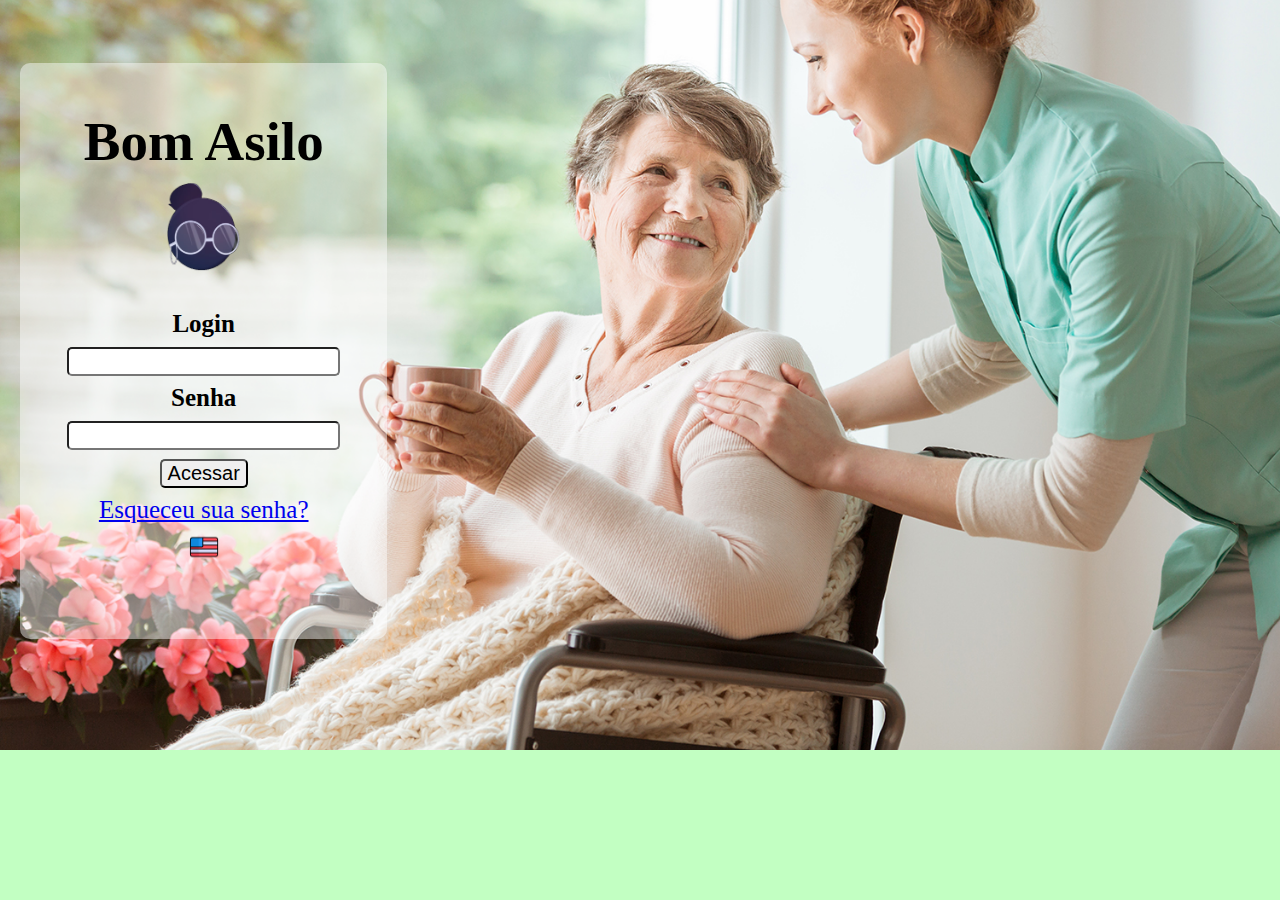
<file: web/index.html>
<!-- 
***********************************************************************************************************
* ENTRA21 - JAVA WEB MATUTINO 2021                                                                        *
* PROJETO BOM ASILO                                                                                       *
* EQUIPE: EDUARDA STEFFEN, LUCAS RAFAEL BOOZ, TAINARA DA SILVA BORBA, LEONARDO LUIZ MOREIRA PINHEIRO      *
***********************************************************************************************************
-->
<!DOCTYPE html>
<html>
    <head>
        <meta http-equiv="Content-Type" content="text/html; charset=UTF-8">
        <link rel="icon" type="image/favicon" href="imagens/favicon.ico" />
        <link href="styles/login.css" rel="stylesheet" type="text/css">
        <title>Bom Asilo</title>
    </head>
    <body>
        <form action="check.jsp" method="post" id="bomasilo">   
            <table>
                <tr>
                    <td><h1>Bom Asilo</h1></td>
                </tr>
                <tr>
                    <td><img class="logo" src="imagens/logo.png" alt="alt"/></td>
                </tr>
                <tr>
                    <td><b>Login</b></td>
                </tr>
                <tr>
                    <td><input type="text" name="login"></td>
                </tr>
                <tr>
                    <td><b>Senha</b></td>
                </tr>
                <tr>
                    <td><input type="password" name="senha"></td>
                </tr>
                <tr>
                    <td><input type="submit" name="enviar" value="Acessar"></td>
                </tr>
                <tr>
                    <td><a href='esquecesenha.jsp'> Esqueceu sua senha? </a></td>
                </tr>
                <tr>
                    <td><a type="submit" id="ingles" href="indexEN.html">
                        <img class="bandeira" src="imagens/eua.png" align="center"/></a></td>
                </tr>

            </table>            
        </form>
    </body>
</html>
</file>
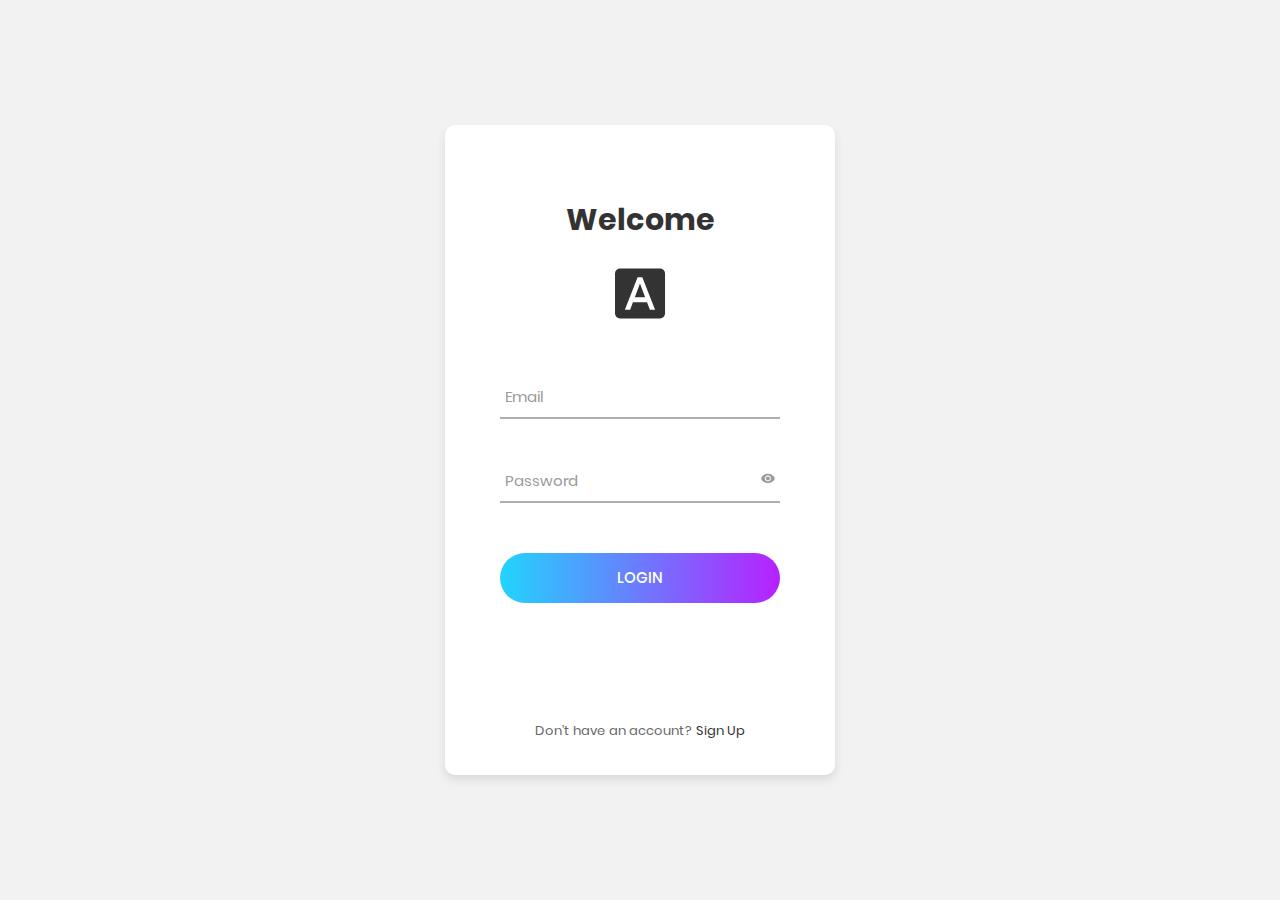
<file: web/META-INF/Login_v2/index.html>
<!DOCTYPE html>
<html lang="en">
<head>
	<title>Login V2</title>
	<meta charset="UTF-8">
	<meta name="viewport" content="width=device-width, initial-scale=1">
<!--===============================================================================================-->	
	<link rel="icon" type="image/png" href="images/icons/favicon.ico"/>
<!--===============================================================================================-->
	<link rel="stylesheet" type="text/css" href="vendor/bootstrap/css/bootstrap.min.css">
<!--===============================================================================================-->
	<link rel="stylesheet" type="text/css" href="fonts/font-awesome-4.7.0/css/font-awesome.min.css">
<!--===============================================================================================-->
	<link rel="stylesheet" type="text/css" href="fonts/iconic/css/material-design-iconic-font.min.css">
<!--===============================================================================================-->
	<link rel="stylesheet" type="text/css" href="vendor/animate/animate.css">
<!--===============================================================================================-->	
	<link rel="stylesheet" type="text/css" href="vendor/css-hamburgers/hamburgers.min.css">
<!--===============================================================================================-->
	<link rel="stylesheet" type="text/css" href="vendor/animsition/css/animsition.min.css">
<!--===============================================================================================-->
	<link rel="stylesheet" type="text/css" href="vendor/select2/select2.min.css">
<!--===============================================================================================-->	
	<link rel="stylesheet" type="text/css" href="vendor/daterangepicker/daterangepicker.css">
<!--===============================================================================================-->
	<link rel="stylesheet" type="text/css" href="css/util.css">
	<link rel="stylesheet" type="text/css" href="css/main.css">
<!--===============================================================================================-->
</head>
<body>
	
	<div class="limiter">
		<div class="container-login100">
			<div class="wrap-login100">
				<form class="login100-form validate-form">
					<span class="login100-form-title p-b-26">
						Welcome
					</span>
					<span class="login100-form-title p-b-48">
						<i class="zmdi zmdi-font"></i>
					</span>

					<div class="wrap-input100 validate-input" data-validate = "Valid email is: a@b.c">
						<input class="input100" type="text" name="email">
						<span class="focus-input100" data-placeholder="Email"></span>
					</div>

					<div class="wrap-input100 validate-input" data-validate="Enter password">
						<span class="btn-show-pass">
							<i class="zmdi zmdi-eye"></i>
						</span>
						<input class="input100" type="password" name="pass">
						<span class="focus-input100" data-placeholder="Password"></span>
					</div>

					<div class="container-login100-form-btn">
						<div class="wrap-login100-form-btn">
							<div class="login100-form-bgbtn"></div>
							<button class="login100-form-btn">
								Login
							</button>
						</div>
					</div>

					<div class="text-center p-t-115">
						<span class="txt1">
							Don’t have an account?
						</span>

						<a class="txt2" href="#">
							Sign Up
						</a>
					</div>
				</form>
			</div>
		</div>
	</div>
	

	<div id="dropDownSelect1"></div>
	
<!--===============================================================================================-->
	<script src="vendor/jquery/jquery-3.2.1.min.js"></script>
<!--===============================================================================================-->
	<script src="vendor/animsition/js/animsition.min.js"></script>
<!--===============================================================================================-->
	<script src="vendor/bootstrap/js/popper.js"></script>
	<script src="vendor/bootstrap/js/bootstrap.min.js"></script>
<!--===============================================================================================-->
	<script src="vendor/select2/select2.min.js"></script>
<!--===============================================================================================-->
	<script src="vendor/daterangepicker/moment.min.js"></script>
	<script src="vendor/daterangepicker/daterangepicker.js"></script>
<!--===============================================================================================-->
	<script src="vendor/countdowntime/countdowntime.js"></script>
<!--===============================================================================================-->
	<script src="js/main.js"></script>

</body>
</html>
</file>
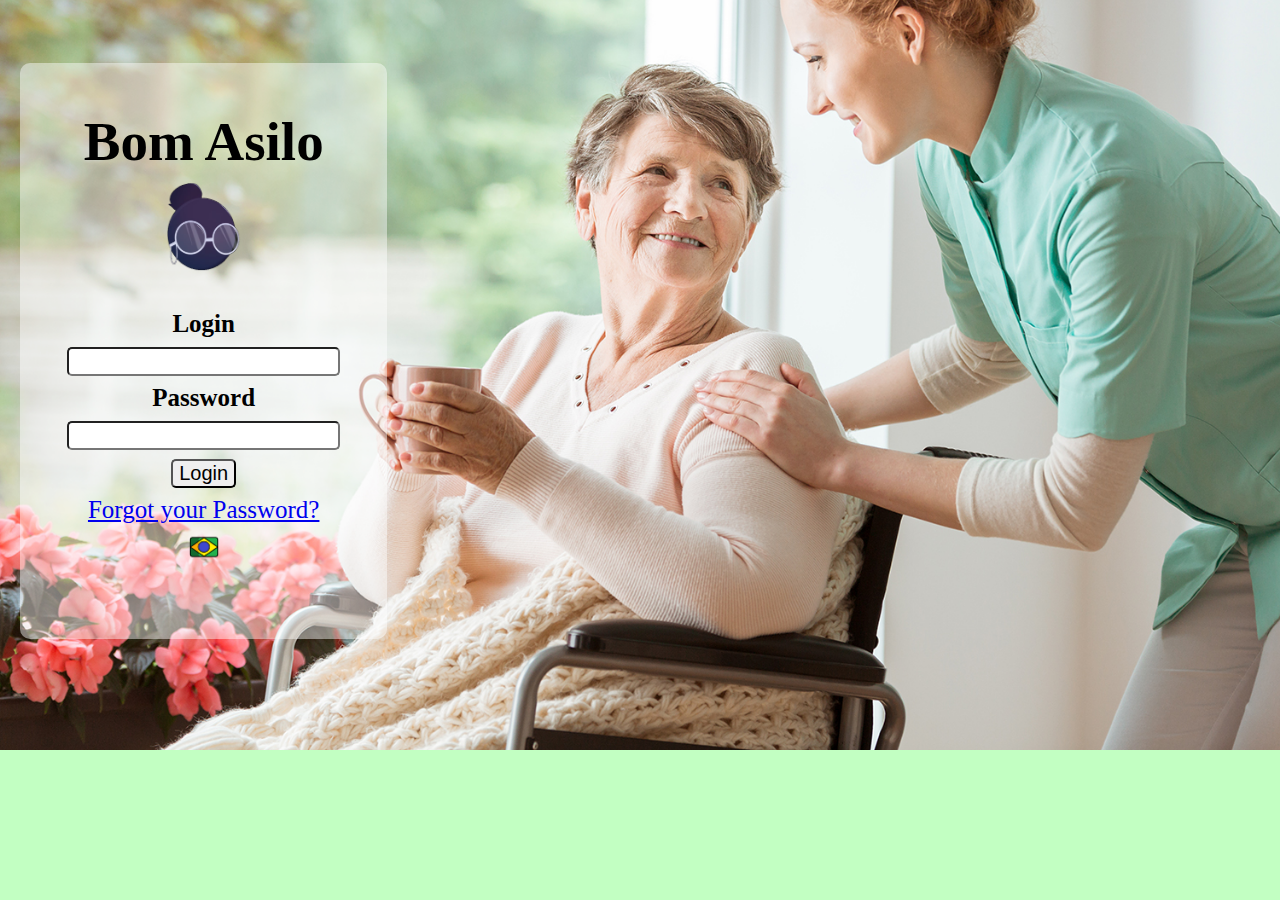
<file: web/indexEN.html>
<!-- 
***********************************************************************************************************
* ENTRA21 - JAVA WEB MATUTINO 2021                                                                        *
* PROJETO BOM ASILO                                                                                       *
* EQUIPE: EDUARDA STEFFEN, LUCAS RAFAEL BOOZ, TAINARA DA SILVA BORBA, LEONARDO LUIZ MOREIRA PINHEIRO      *
***********************************************************************************************************
-->
<!DOCTYPE html>
<html>
    <head>
        <meta http-equiv="Content-Type" content="text/html; charset=UTF-8">
        <link rel="icon" type="image/favicon" href="imagens/favicon.ico" />
        <link href="styles/login.css" rel="stylesheet" type="text/css">
        <title>Bom Asilo</title>
    </head>
    <body>
        <form action="checkEN.jsp" method="post" id="bomasilo">   
            <table>
                <tr>
                    <td><h1>Bom Asilo</h1></td>
                </tr>
                <tr>
                    <td><img class="logo" src="imagens/logo.png" alt="alt"/></td>
                </tr>
                 <tr>
                    <td><b>Login</b></td>
                 </tr>
                 <tr>
                     <td><input type="text" name="login"></td>
                 </tr>
                <tr>
                    <td><b>Password</b></td>
                </tr>
                <tr>
                    <td><input type="password" name="senha"></td>
                </tr>
                <tr>
                    <td><input type="submit" name="enviar" value="Login"></td>
                </tr>
                <tr>
                <td><a href='esquecesenhaEN.jsp'> Forgot your Password? </a></td>
                 </tr>
                <tr>
                 <td><a type="submit" id="brasil" href="index.html"/>
                     <img class="bandeira" src="imagens/br2.png" align="center"/></a></td>
                 </tr>
            </table>            
        </form>
 </body>
</html>
</file>
<file: web/styles/login.css>
body {
    background-color: #c2ffc2;
}

table {
    margin: auto;
    margin-top: 5%;
    background-color: #f0fff0;
    padding: 30px;
    font-size: 25px;
}

h1{
    text-align: center;
    font-size: 50px;
    margin-bottom: 1px;
}

td{
    text-align: center;
}

#bomasilo button[type="submit"] {
    font:400 12px/16px "Open Sans", Helvetica, Arial, sans-serif;
    cursor:pointer;
    width:100%;
    border:none;
    background:rgb(36, 41, 36);
    color:rgb(253, 252, 252);
    margin:0 0 5px;
    padding:10px;
    font-size:15px;
}

#bomasilo button[type="submit"]:hover {
    background:rgb(55, 56, 55);
    -webkit-transition:background 0.3s ease-in-out;
    -moz-transition:background 0.3s ease-in-out;
    transition:background-color 0.3s ease-in-out;
}

#bomasilo button[type="submit"]:active {
    box-shadow:inset 0 1px 3px rgba(0, 0, 0, 0.5);
}

input{
    border-radius:5px;
    -moz-border-radius:5px;
    font-size: 20px
}

.logo{
    high:73px;
    width: 75px;
    display: block;
    margin-left: auto;
    margin-right: auto;
    margin-bottom: 30px;
}

.bandeira{
    height: 30px;
    width: 30px;
}

body {
    background-image: url(../imagens/imagemmenu.jpg);
    background-repeat: no-repeat ;
    background-position: center;
    background-size: 100%;
    margin-top: -25px;
}

table {
    margin: auto;
    margin-top: 7%;
    margin-right: 70%;
    border-radius:10px;
    -moz-border-radius:10px;
    background-color: #ffffff75;
    padding: 40px;
    border-spacing: 6px;
    font-size: 25px;

}

h1{
    margin-top: auto;
    text-align: center;
    font-size: 55px;
    margin-bottom: 1px;
}

td{
    text-align: center;
}

input{
    border-radius:5px;
    -moz-border-radius:5px;
    font-size: 20px
}

img{
    height: 90px;
    width: 90px;
    display: block;
    margin-left: auto;
    margin-right: auto;
    margin-bottom: 30px;
}
</file>
<file: web/META-INF/Login_v2/vendor/daterangepicker/daterangepicker.css>
.daterangepicker {
  position: absolute;
  color: inherit;
  background-color: #fff;
  border-radius: 4px;
  width: 278px;
  padding: 4px;
  margin-top: 1px;
  top: 100px;
  left: 20px;
  /* Calendars */ }
  .daterangepicker:before, .daterangepicker:after {
    position: absolute;
    display: inline-block;
    border-bottom-color: rgba(0, 0, 0, 0.2);
    content: ''; }
  .daterangepicker:before {
    top: -7px;
    border-right: 7px solid transparent;
    border-left: 7px solid transparent;
    border-bottom: 7px solid #ccc; }
  .daterangepicker:after {
    top: -6px;
    border-right: 6px solid transparent;
    border-bottom: 6px solid #fff;
    border-left: 6px solid transparent; }
  .daterangepicker.opensleft:before {
    right: 9px; }
  .daterangepicker.opensleft:after {
    right: 10px; }
  .daterangepicker.openscenter:before {
    left: 0;
    right: 0;
    width: 0;
    margin-left: auto;
    margin-right: auto; }
  .daterangepicker.openscenter:after {
    left: 0;
    right: 0;
    width: 0;
    margin-left: auto;
    margin-right: auto; }
  .daterangepicker.opensright:before {
    left: 9px; }
  .daterangepicker.opensright:after {
    left: 10px; }
  .daterangepicker.dropup {
    margin-top: -5px; }
    .daterangepicker.dropup:before {
      top: initial;
      bottom: -7px;
      border-bottom: initial;
      border-top: 7px solid #ccc; }
    .daterangepicker.dropup:after {
      top: initial;
      bottom: -6px;
      border-bottom: initial;
      border-top: 6px solid #fff; }
  .daterangepicker.dropdown-menu {
    max-width: none;
    z-index: 3001; }
  .daterangepicker.single .ranges, .daterangepicker.single .calendar {
    float: none; }
  .daterangepicker.show-calendar .calendar {
    display: block; }
  .daterangepicker .calendar {
    display: none;
    max-width: 270px;
    margin: 4px; }
    .daterangepicker .calendar.single .calendar-table {
      border: none; }
    .daterangepicker .calendar th, .daterangepicker .calendar td {
      white-space: nowrap;
      text-align: center;
      min-width: 32px; }
  .daterangepicker .calendar-table {
    border: 1px solid #fff;
    padding: 4px;
    border-radius: 4px;
    background-color: #fff; }
  .daterangepicker table {
    width: 100%;
    margin: 0; }
  .daterangepicker td, .daterangepicker th {
    text-align: center;
    width: 20px;
    height: 20px;
    border-radius: 4px;
    border: 1px solid transparent;
    white-space: nowrap;
    cursor: pointer; }
    .daterangepicker td.available:hover, .daterangepicker th.available:hover {
      background-color: #eee;
      border-color: transparent;
      color: inherit; }
    .daterangepicker td.week, .daterangepicker th.week {
      font-size: 80%;
      color: #ccc; }
  .daterangepicker td.off, .daterangepicker td.off.in-range, .daterangepicker td.off.start-date, .daterangepicker td.off.end-date {
    background-color: #fff;
    border-color: transparent;
    color: #999; }
  .daterangepicker td.in-range {
    background-color: #ebf4f8;
    border-color: transparent;
    color: #000;
    border-radius: 0; }
  .daterangepicker td.start-date {
    border-radius: 4px 0 0 4px; }
  .daterangepicker td.end-date {
    border-radius: 0 4px 4px 0; }
  .daterangepicker td.start-date.end-date {
    border-radius: 4px; }
  .daterangepicker td.active, .daterangepicker td.active:hover {
    background-color: #357ebd;
    border-color: transparent;
    color: #fff; }
  .daterangepicker th.month {
    width: auto; }
  .daterangepicker td.disabled, .daterangepicker option.disabled {
    color: #999;
    cursor: not-allowed;
    text-decoration: line-through; }
  .daterangepicker select.monthselect, .daterangepicker select.yearselect {
    font-size: 12px;
    padding: 1px;
    height: auto;
    margin: 0;
    cursor: default; }
  .daterangepicker select.monthselect {
    margin-right: 2%;
    width: 56%; }
  .daterangepicker select.yearselect {
    width: 40%; }
  .daterangepicker select.hourselect, .daterangepicker select.minuteselect, .daterangepicker select.secondselect, .daterangepicker select.ampmselect {
    width: 50px;
    margin-bottom: 0; }
  .daterangepicker .input-mini {
    border: 1px solid #ccc;
    border-radius: 4px;
    color: #555;
    height: 30px;
    line-height: 30px;
    display: block;
    vertical-align: middle;
    margin: 0 0 5px 0;
    padding: 0 6px 0 28px;
    width: 100%; }
    .daterangepicker .input-mini.active {
      border: 1px solid #08c;
      border-radius: 4px; }
  .daterangepicker .daterangepicker_input {
    position: relative; }
    .daterangepicker .daterangepicker_input i {
      position: absolute;
      left: 8px;
      top: 8px; }
  .daterangepicker.rtl .input-mini {
    padding-right: 28px;
    padding-left: 6px; }
  .daterangepicker.rtl .daterangepicker_input i {
    left: auto;
    right: 8px; }
  .daterangepicker .calendar-time {
    text-align: center;
    margin: 5px auto;
    line-height: 30px;
    position: relative;
    padding-left: 28px; }
    .daterangepicker .calendar-time select.disabled {
      color: #ccc;
      cursor: not-allowed; }

.ranges {
  font-size: 11px;
  float: none;
  margin: 4px;
  text-align: left; }
  .ranges ul {
    list-style: none;
    margin: 0 auto;
    padding: 0;
    width: 100%; }
  .ranges li {
    font-size: 13px;
    background-color: #f5f5f5;
    border: 1px solid #f5f5f5;
    border-radius: 4px;
    color: #08c;
    padding: 3px 12px;
    margin-bottom: 8px;
    cursor: pointer; }
    .ranges li:hover {
      background-color: #08c;
      border: 1px solid #08c;
      color: #fff; }
    .ranges li.active {
      background-color: #08c;
      border: 1px solid #08c;
      color: #fff; }

/*  Larger Screen Styling */
@media (min-width: 564px) {
  .daterangepicker {
    width: auto; }
    .daterangepicker .ranges ul {
      width: 160px; }
    .daterangepicker.single .ranges ul {
      width: 100%; }
    .daterangepicker.single .calendar.left {
      clear: none; }
    .daterangepicker.single.ltr .ranges, .daterangepicker.single.ltr .calendar {
      float: left; }
    .daterangepicker.single.rtl .ranges, .daterangepicker.single.rtl .calendar {
      float: right; }
    .daterangepicker.ltr {
      direction: ltr;
      text-align: left; }
      .daterangepicker.ltr .calendar.left {
        clear: left;
        margin-right: 0; }
        .daterangepicker.ltr .calendar.left .calendar-table {
          border-right: none;
          border-top-right-radius: 0;
          border-bottom-right-radius: 0; }
      .daterangepicker.ltr .calendar.right {
        margin-left: 0; }
        .daterangepicker.ltr .calendar.right .calendar-table {
          border-left: none;
          border-top-left-radius: 0;
          border-bottom-left-radius: 0; }
      .daterangepicker.ltr .left .daterangepicker_input {
        padding-right: 12px; }
      .daterangepicker.ltr .calendar.left .calendar-table {
        padding-right: 12px; }
      .daterangepicker.ltr .ranges, .daterangepicker.ltr .calendar {
        float: left; }
    .daterangepicker.rtl {
      direction: rtl;
      text-align: right; }
      .daterangepicker.rtl .calendar.left {
        clear: right;
        margin-left: 0; }
        .daterangepicker.rtl .calendar.left .calendar-table {
          border-left: none;
          border-top-left-radius: 0;
          border-bottom-left-radius: 0; }
      .daterangepicker.rtl .calendar.right {
        margin-right: 0; }
        .daterangepicker.rtl .calendar.right .calendar-table {
          border-right: none;
          border-top-right-radius: 0;
          border-bottom-right-radius: 0; }
      .daterangepicker.rtl .left .daterangepicker_input {
        padding-left: 12px; }
      .daterangepicker.rtl .calendar.left .calendar-table {
        padding-left: 12px; }
      .daterangepicker.rtl .ranges, .daterangepicker.rtl .calendar {
        text-align: right;
        float: right; } }
@media (min-width: 730px) {
  .daterangepicker .ranges {
    width: auto; }
  .daterangepicker.ltr .ranges {
    float: left; }
  .daterangepicker.rtl .ranges {
    float: right; }
  .daterangepicker .calendar.left {
    clear: none !important; } }
</file>
<file: web/META-INF/Login_v2/css/util.css>
/*[ FONT SIZE ]
///////////////////////////////////////////////////////////
*/
.fs-1 {font-size: 1px;}
.fs-2 {font-size: 2px;}
.fs-3 {font-size: 3px;}
.fs-4 {font-size: 4px;}
.fs-5 {font-size: 5px;}
.fs-6 {font-size: 6px;}
.fs-7 {font-size: 7px;}
.fs-8 {font-size: 8px;}
.fs-9 {font-size: 9px;}
.fs-10 {font-size: 10px;}
.fs-11 {font-size: 11px;}
.fs-12 {font-size: 12px;}
.fs-13 {font-size: 13px;}
.fs-14 {font-size: 14px;}
.fs-15 {font-size: 15px;}
.fs-16 {font-size: 16px;}
.fs-17 {font-size: 17px;}
.fs-18 {font-size: 18px;}
.fs-19 {font-size: 19px;}
.fs-20 {font-size: 20px;}
.fs-21 {font-size: 21px;}
.fs-22 {font-size: 22px;}
.fs-23 {font-size: 23px;}
.fs-24 {font-size: 24px;}
.fs-25 {font-size: 25px;}
.fs-26 {font-size: 26px;}
.fs-27 {font-size: 27px;}
.fs-28 {font-size: 28px;}
.fs-29 {font-size: 29px;}
.fs-30 {font-size: 30px;}
.fs-31 {font-size: 31px;}
.fs-32 {font-size: 32px;}
.fs-33 {font-size: 33px;}
.fs-34 {font-size: 34px;}
.fs-35 {font-size: 35px;}
.fs-36 {font-size: 36px;}
.fs-37 {font-size: 37px;}
.fs-38 {font-size: 38px;}
.fs-39 {font-size: 39px;}
.fs-40 {font-size: 40px;}
.fs-41 {font-size: 41px;}
.fs-42 {font-size: 42px;}
.fs-43 {font-size: 43px;}
.fs-44 {font-size: 44px;}
.fs-45 {font-size: 45px;}
.fs-46 {font-size: 46px;}
.fs-47 {font-size: 47px;}
.fs-48 {font-size: 48px;}
.fs-49 {font-size: 49px;}
.fs-50 {font-size: 50px;}
.fs-51 {font-size: 51px;}
.fs-52 {font-size: 52px;}
.fs-53 {font-size: 53px;}
.fs-54 {font-size: 54px;}
.fs-55 {font-size: 55px;}
.fs-56 {font-size: 56px;}
.fs-57 {font-size: 57px;}
.fs-58 {font-size: 58px;}
.fs-59 {font-size: 59px;}
.fs-60 {font-size: 60px;}
.fs-61 {font-size: 61px;}
.fs-62 {font-size: 62px;}
.fs-63 {font-size: 63px;}
.fs-64 {font-size: 64px;}
.fs-65 {font-size: 65px;}
.fs-66 {font-size: 66px;}
.fs-67 {font-size: 67px;}
.fs-68 {font-size: 68px;}
.fs-69 {font-size: 69px;}
.fs-70 {font-size: 70px;}
.fs-71 {font-size: 71px;}
.fs-72 {font-size: 72px;}
.fs-73 {font-size: 73px;}
.fs-74 {font-size: 74px;}
.fs-75 {font-size: 75px;}
.fs-76 {font-size: 76px;}
.fs-77 {font-size: 77px;}
.fs-78 {font-size: 78px;}
.fs-79 {font-size: 79px;}
.fs-80 {font-size: 80px;}
.fs-81 {font-size: 81px;}
.fs-82 {font-size: 82px;}
.fs-83 {font-size: 83px;}
.fs-84 {font-size: 84px;}
.fs-85 {font-size: 85px;}
.fs-86 {font-size: 86px;}
.fs-87 {font-size: 87px;}
.fs-88 {font-size: 88px;}
.fs-89 {font-size: 89px;}
.fs-90 {font-size: 90px;}
.fs-91 {font-size: 91px;}
.fs-92 {font-size: 92px;}
.fs-93 {font-size: 93px;}
.fs-94 {font-size: 94px;}
.fs-95 {font-size: 95px;}
.fs-96 {font-size: 96px;}
.fs-97 {font-size: 97px;}
.fs-98 {font-size: 98px;}
.fs-99 {font-size: 99px;}
.fs-100 {font-size: 100px;}
.fs-101 {font-size: 101px;}
.fs-102 {font-size: 102px;}
.fs-103 {font-size: 103px;}
.fs-104 {font-size: 104px;}
.fs-105 {font-size: 105px;}
.fs-106 {font-size: 106px;}
.fs-107 {font-size: 107px;}
.fs-108 {font-size: 108px;}
.fs-109 {font-size: 109px;}
.fs-110 {font-size: 110px;}
.fs-111 {font-size: 111px;}
.fs-112 {font-size: 112px;}
.fs-113 {font-size: 113px;}
.fs-114 {font-size: 114px;}
.fs-115 {font-size: 115px;}
.fs-116 {font-size: 116px;}
.fs-117 {font-size: 117px;}
.fs-118 {font-size: 118px;}
.fs-119 {font-size: 119px;}
.fs-120 {font-size: 120px;}
.fs-121 {font-size: 121px;}
.fs-122 {font-size: 122px;}
.fs-123 {font-size: 123px;}
.fs-124 {font-size: 124px;}
.fs-125 {font-size: 125px;}
.fs-126 {font-size: 126px;}
.fs-127 {font-size: 127px;}
.fs-128 {font-size: 128px;}
.fs-129 {font-size: 129px;}
.fs-130 {font-size: 130px;}
.fs-131 {font-size: 131px;}
.fs-132 {font-size: 132px;}
.fs-133 {font-size: 133px;}
.fs-134 {font-size: 134px;}
.fs-135 {font-size: 135px;}
.fs-136 {font-size: 136px;}
.fs-137 {font-size: 137px;}
.fs-138 {font-size: 138px;}
.fs-139 {font-size: 139px;}
.fs-140 {font-size: 140px;}
.fs-141 {font-size: 141px;}
.fs-142 {font-size: 142px;}
.fs-143 {font-size: 143px;}
.fs-144 {font-size: 144px;}
.fs-145 {font-size: 145px;}
.fs-146 {font-size: 146px;}
.fs-147 {font-size: 147px;}
.fs-148 {font-size: 148px;}
.fs-149 {font-size: 149px;}
.fs-150 {font-size: 150px;}
.fs-151 {font-size: 151px;}
.fs-152 {font-size: 152px;}
.fs-153 {font-size: 153px;}
.fs-154 {font-size: 154px;}
.fs-155 {font-size: 155px;}
.fs-156 {font-size: 156px;}
.fs-157 {font-size: 157px;}
.fs-158 {font-size: 158px;}
.fs-159 {font-size: 159px;}
.fs-160 {font-size: 160px;}
.fs-161 {font-size: 161px;}
.fs-162 {font-size: 162px;}
.fs-163 {font-size: 163px;}
.fs-164 {font-size: 164px;}
.fs-165 {font-size: 165px;}
.fs-166 {font-size: 166px;}
.fs-167 {font-size: 167px;}
.fs-168 {font-size: 168px;}
.fs-169 {font-size: 169px;}
.fs-170 {font-size: 170px;}
.fs-171 {font-size: 171px;}
.fs-172 {font-size: 172px;}
.fs-173 {font-size: 173px;}
.fs-174 {font-size: 174px;}
.fs-175 {font-size: 175px;}
.fs-176 {font-size: 176px;}
.fs-177 {font-size: 177px;}
.fs-178 {font-size: 178px;}
.fs-179 {font-size: 179px;}
.fs-180 {font-size: 180px;}
.fs-181 {font-size: 181px;}
.fs-182 {font-size: 182px;}
.fs-183 {font-size: 183px;}
.fs-184 {font-size: 184px;}
.fs-185 {font-size: 185px;}
.fs-186 {font-size: 186px;}
.fs-187 {font-size: 187px;}
.fs-188 {font-size: 188px;}
.fs-189 {font-size: 189px;}
.fs-190 {font-size: 190px;}
.fs-191 {font-size: 191px;}
.fs-192 {font-size: 192px;}
.fs-193 {font-size: 193px;}
.fs-194 {font-size: 194px;}
.fs-195 {font-size: 195px;}
.fs-196 {font-size: 196px;}
.fs-197 {font-size: 197px;}
.fs-198 {font-size: 198px;}
.fs-199 {font-size: 199px;}
.fs-200 {font-size: 200px;}

/*[ PADDING ]
///////////////////////////////////////////////////////////
*/
.p-t-0 {padding-top: 0px;}
.p-t-1 {padding-top: 1px;}
.p-t-2 {padding-top: 2px;}
.p-t-3 {padding-top: 3px;}
.p-t-4 {padding-top: 4px;}
.p-t-5 {padding-top: 5px;}
.p-t-6 {padding-top: 6px;}
.p-t-7 {padding-top: 7px;}
.p-t-8 {padding-top: 8px;}
.p-t-9 {padding-top: 9px;}
.p-t-10 {padding-top: 10px;}
.p-t-11 {padding-top: 11px;}
.p-t-12 {padding-top: 12px;}
.p-t-13 {padding-top: 13px;}
.p-t-14 {padding-top: 14px;}
.p-t-15 {padding-top: 15px;}
.p-t-16 {padding-top: 16px;}
.p-t-17 {padding-top: 17px;}
.p-t-18 {padding-top: 18px;}
.p-t-19 {padding-top: 19px;}
.p-t-20 {padding-top: 20px;}
.p-t-21 {padding-top: 21px;}
.p-t-22 {padding-top: 22px;}
.p-t-23 {padding-top: 23px;}
.p-t-24 {padding-top: 24px;}
.p-t-25 {padding-top: 25px;}
.p-t-26 {padding-top: 26px;}
.p-t-27 {padding-top: 27px;}
.p-t-28 {padding-top: 28px;}
.p-t-29 {padding-top: 29px;}
.p-t-30 {padding-top: 30px;}
.p-t-31 {padding-top: 31px;}
.p-t-32 {padding-top: 32px;}
.p-t-33 {padding-top: 33px;}
.p-t-34 {padding-top: 34px;}
.p-t-35 {padding-top: 35px;}
.p-t-36 {padding-top: 36px;}
.p-t-37 {padding-top: 37px;}
.p-t-38 {padding-top: 38px;}
.p-t-39 {padding-top: 39px;}
.p-t-40 {padding-top: 40px;}
.p-t-41 {padding-top: 41px;}
.p-t-42 {padding-top: 42px;}
.p-t-43 {padding-top: 43px;}
.p-t-44 {padding-top: 44px;}
.p-t-45 {padding-top: 45px;}
.p-t-46 {padding-top: 46px;}
.p-t-47 {padding-top: 47px;}
.p-t-48 {padding-top: 48px;}
.p-t-49 {padding-top: 49px;}
.p-t-50 {padding-top: 50px;}
.p-t-51 {padding-top: 51px;}
.p-t-52 {padding-top: 52px;}
.p-t-53 {padding-top: 53px;}
.p-t-54 {padding-top: 54px;}
.p-t-55 {padding-top: 55px;}
.p-t-56 {padding-top: 56px;}
.p-t-57 {padding-top: 57px;}
.p-t-58 {padding-top: 58px;}
.p-t-59 {padding-top: 59px;}
.p-t-60 {padding-top: 60px;}
.p-t-61 {padding-top: 61px;}
.p-t-62 {padding-top: 62px;}
.p-t-63 {padding-top: 63px;}
.p-t-64 {padding-top: 64px;}
.p-t-65 {padding-top: 65px;}
.p-t-66 {padding-top: 66px;}
.p-t-67 {padding-top: 67px;}
.p-t-68 {padding-top: 68px;}
.p-t-69 {padding-top: 69px;}
.p-t-70 {padding-top: 70px;}
.p-t-71 {padding-top: 71px;}
.p-t-72 {padding-top: 72px;}
.p-t-73 {padding-top: 73px;}
.p-t-74 {padding-top: 74px;}
.p-t-75 {padding-top: 75px;}
.p-t-76 {padding-top: 76px;}
.p-t-77 {padding-top: 77px;}
.p-t-78 {padding-top: 78px;}
.p-t-79 {padding-top: 79px;}
.p-t-80 {padding-top: 80px;}
.p-t-81 {padding-top: 81px;}
.p-t-82 {padding-top: 82px;}
.p-t-83 {padding-top: 83px;}
.p-t-84 {padding-top: 84px;}
.p-t-85 {padding-top: 85px;}
.p-t-86 {padding-top: 86px;}
.p-t-87 {padding-top: 87px;}
.p-t-88 {padding-top: 88px;}
.p-t-89 {padding-top: 89px;}
.p-t-90 {padding-top: 90px;}
.p-t-91 {padding-top: 91px;}
.p-t-92 {padding-top: 92px;}
.p-t-93 {padding-top: 93px;}
.p-t-94 {padding-top: 94px;}
.p-t-95 {padding-top: 95px;}
.p-t-96 {padding-top: 96px;}
.p-t-97 {padding-top: 97px;}
.p-t-98 {padding-top: 98px;}
.p-t-99 {padding-top: 99px;}
.p-t-100 {padding-top: 100px;}
.p-t-101 {padding-top: 101px;}
.p-t-102 {padding-top: 102px;}
.p-t-103 {padding-top: 103px;}
.p-t-104 {padding-top: 104px;}
.p-t-105 {padding-top: 105px;}
.p-t-106 {padding-top: 106px;}
.p-t-107 {padding-top: 107px;}
.p-t-108 {padding-top: 108px;}
.p-t-109 {padding-top: 109px;}
.p-t-110 {padding-top: 110px;}
.p-t-111 {padding-top: 111px;}
.p-t-112 {padding-top: 112px;}
.p-t-113 {padding-top: 113px;}
.p-t-114 {padding-top: 114px;}
.p-t-115 {padding-top: 115px;}
.p-t-116 {padding-top: 116px;}
.p-t-117 {padding-top: 117px;}
.p-t-118 {padding-top: 118px;}
.p-t-119 {padding-top: 119px;}
.p-t-120 {padding-top: 120px;}
.p-t-121 {padding-top: 121px;}
.p-t-122 {padding-top: 122px;}
.p-t-123 {padding-top: 123px;}
.p-t-124 {padding-top: 124px;}
.p-t-125 {padding-top: 125px;}
.p-t-126 {padding-top: 126px;}
.p-t-127 {padding-top: 127px;}
.p-t-128 {padding-top: 128px;}
.p-t-129 {padding-top: 129px;}
.p-t-130 {padding-top: 130px;}
.p-t-131 {padding-top: 131px;}
.p-t-132 {padding-top: 132px;}
.p-t-133 {padding-top: 133px;}
.p-t-134 {padding-top: 134px;}
.p-t-135 {padding-top: 135px;}
.p-t-136 {padding-top: 136px;}
.p-t-137 {padding-top: 137px;}
.p-t-138 {padding-top: 138px;}
.p-t-139 {padding-top: 139px;}
.p-t-140 {padding-top: 140px;}
.p-t-141 {padding-top: 141px;}
.p-t-142 {padding-top: 142px;}
.p-t-143 {padding-top: 143px;}
.p-t-144 {padding-top: 144px;}
.p-t-145 {padding-top: 145px;}
.p-t-146 {padding-top: 146px;}
.p-t-147 {padding-top: 147px;}
.p-t-148 {padding-top: 148px;}
.p-t-149 {padding-top: 149px;}
.p-t-150 {padding-top: 150px;}
.p-t-151 {padding-top: 151px;}
.p-t-152 {padding-top: 152px;}
.p-t-153 {padding-top: 153px;}
.p-t-154 {padding-top: 154px;}
.p-t-155 {padding-top: 155px;}
.p-t-156 {padding-top: 156px;}
.p-t-157 {padding-top: 157px;}
.p-t-158 {padding-top: 158px;}
.p-t-159 {padding-top: 159px;}
.p-t-160 {padding-top: 160px;}
.p-t-161 {padding-top: 161px;}
.p-t-162 {padding-top: 162px;}
.p-t-163 {padding-top: 163px;}
.p-t-164 {padding-top: 164px;}
.p-t-165 {padding-top: 165px;}
.p-t-166 {padding-top: 166px;}
.p-t-167 {padding-top: 167px;}
.p-t-168 {padding-top: 168px;}
.p-t-169 {padding-top: 169px;}
.p-t-170 {padding-top: 170px;}
.p-t-171 {padding-top: 171px;}
.p-t-172 {padding-top: 172px;}
.p-t-173 {padding-top: 173px;}
.p-t-174 {padding-top: 174px;}
.p-t-175 {padding-top: 175px;}
.p-t-176 {padding-top: 176px;}
.p-t-177 {padding-top: 177px;}
.p-t-178 {padding-top: 178px;}
.p-t-179 {padding-top: 179px;}
.p-t-180 {padding-top: 180px;}
.p-t-181 {padding-top: 181px;}
.p-t-182 {padding-top: 182px;}
.p-t-183 {padding-top: 183px;}
.p-t-184 {padding-top: 184px;}
.p-t-185 {padding-top: 185px;}
.p-t-186 {padding-top: 186px;}
.p-t-187 {padding-top: 187px;}
.p-t-188 {padding-top: 188px;}
.p-t-189 {padding-top: 189px;}
.p-t-190 {padding-top: 190px;}
.p-t-191 {padding-top: 191px;}
.p-t-192 {padding-top: 192px;}
.p-t-193 {padding-top: 193px;}
.p-t-194 {padding-top: 194px;}
.p-t-195 {padding-top: 195px;}
.p-t-196 {padding-top: 196px;}
.p-t-197 {padding-top: 197px;}
.p-t-198 {padding-top: 198px;}
.p-t-199 {padding-top: 199px;}
.p-t-200 {padding-top: 200px;}
.p-t-201 {padding-top: 201px;}
.p-t-202 {padding-top: 202px;}
.p-t-203 {padding-top: 203px;}
.p-t-204 {padding-top: 204px;}
.p-t-205 {padding-top: 205px;}
.p-t-206 {padding-top: 206px;}
.p-t-207 {padding-top: 207px;}
.p-t-208 {padding-top: 208px;}
.p-t-209 {padding-top: 209px;}
.p-t-210 {padding-top: 210px;}
.p-t-211 {padding-top: 211px;}
.p-t-212 {padding-top: 212px;}
.p-t-213 {padding-top: 213px;}
.p-t-214 {padding-top: 214px;}
.p-t-215 {padding-top: 215px;}
.p-t-216 {padding-top: 216px;}
.p-t-217 {padding-top: 217px;}
.p-t-218 {padding-top: 218px;}
.p-t-219 {padding-top: 219px;}
.p-t-220 {padding-top: 220px;}
.p-t-221 {padding-top: 221px;}
.p-t-222 {padding-top: 222px;}
.p-t-223 {padding-top: 223px;}
.p-t-224 {padding-top: 224px;}
.p-t-225 {padding-top: 225px;}
.p-t-226 {padding-top: 226px;}
.p-t-227 {padding-top: 227px;}
.p-t-228 {padding-top: 228px;}
.p-t-229 {padding-top: 229px;}
.p-t-230 {padding-top: 230px;}
.p-t-231 {padding-top: 231px;}
.p-t-232 {padding-top: 232px;}
.p-t-233 {padding-top: 233px;}
.p-t-234 {padding-top: 234px;}
.p-t-235 {padding-top: 235px;}
.p-t-236 {padding-top: 236px;}
.p-t-237 {padding-top: 237px;}
.p-t-238 {padding-top: 238px;}
.p-t-239 {padding-top: 239px;}
.p-t-240 {padding-top: 240px;}
.p-t-241 {padding-top: 241px;}
.p-t-242 {padding-top: 242px;}
.p-t-243 {padding-top: 243px;}
.p-t-244 {padding-top: 244px;}
.p-t-245 {padding-top: 245px;}
.p-t-246 {padding-top: 246px;}
.p-t-247 {padding-top: 247px;}
.p-t-248 {padding-top: 248px;}
.p-t-249 {padding-top: 249px;}
.p-t-250 {padding-top: 250px;}
.p-b-0 {padding-bottom: 0px;}
.p-b-1 {padding-bottom: 1px;}
.p-b-2 {padding-bottom: 2px;}
.p-b-3 {padding-bottom: 3px;}
.p-b-4 {padding-bottom: 4px;}
.p-b-5 {padding-bottom: 5px;}
.p-b-6 {padding-bottom: 6px;}
.p-b-7 {padding-bottom: 7px;}
.p-b-8 {padding-bottom: 8px;}
.p-b-9 {padding-bottom: 9px;}
.p-b-10 {padding-bottom: 10px;}
.p-b-11 {padding-bottom: 11px;}
.p-b-12 {padding-bottom: 12px;}
.p-b-13 {padding-bottom: 13px;}
.p-b-14 {padding-bottom: 14px;}
.p-b-15 {padding-bottom: 15px;}
.p-b-16 {padding-bottom: 16px;}
.p-b-17 {padding-bottom: 17px;}
.p-b-18 {padding-bottom: 18px;}
.p-b-19 {padding-bottom: 19px;}
.p-b-20 {padding-bottom: 20px;}
.p-b-21 {padding-bottom: 21px;}
.p-b-22 {padding-bottom: 22px;}
.p-b-23 {padding-bottom: 23px;}
.p-b-24 {padding-bottom: 24px;}
.p-b-25 {padding-bottom: 25px;}
.p-b-26 {padding-bottom: 26px;}
.p-b-27 {padding-bottom: 27px;}
.p-b-28 {padding-bottom: 28px;}
.p-b-29 {padding-bottom: 29px;}
.p-b-30 {padding-bottom: 30px;}
.p-b-31 {padding-bottom: 31px;}
.p-b-32 {padding-bottom: 32px;}
.p-b-33 {padding-bottom: 33px;}
.p-b-34 {padding-bottom: 34px;}
.p-b-35 {padding-bottom: 35px;}
.p-b-36 {padding-bottom: 36px;}
.p-b-37 {padding-bottom: 37px;}
.p-b-38 {padding-bottom: 38px;}
.p-b-39 {padding-bottom: 39px;}
.p-b-40 {padding-bottom: 40px;}
.p-b-41 {padding-bottom: 41px;}
.p-b-42 {padding-bottom: 42px;}
.p-b-43 {padding-bottom: 43px;}
.p-b-44 {padding-bottom: 44px;}
.p-b-45 {padding-bottom: 45px;}
.p-b-46 {padding-bottom: 46px;}
.p-b-47 {padding-bottom: 47px;}
.p-b-48 {padding-bottom: 48px;}
.p-b-49 {padding-bottom: 49px;}
.p-b-50 {padding-bottom: 50px;}
.p-b-51 {padding-bottom: 51px;}
.p-b-52 {padding-bottom: 52px;}
.p-b-53 {padding-bottom: 53px;}
.p-b-54 {padding-bottom: 54px;}
.p-b-55 {padding-bottom: 55px;}
.p-b-56 {padding-bottom: 56px;}
.p-b-57 {padding-bottom: 57px;}
.p-b-58 {padding-bottom: 58px;}
.p-b-59 {padding-bottom: 59px;}
.p-b-60 {padding-bottom: 60px;}
.p-b-61 {padding-bottom: 61px;}
.p-b-62 {padding-bottom: 62px;}
.p-b-63 {padding-bottom: 63px;}
.p-b-64 {padding-bottom: 64px;}
.p-b-65 {padding-bottom: 65px;}
.p-b-66 {padding-bottom: 66px;}
.p-b-67 {padding-bottom: 67px;}
.p-b-68 {padding-bottom: 68px;}
.p-b-69 {padding-bottom: 69px;}
.p-b-70 {padding-bottom: 70px;}
.p-b-71 {padding-bottom: 71px;}
.p-b-72 {padding-bottom: 72px;}
.p-b-73 {padding-bottom: 73px;}
.p-b-74 {padding-bottom: 74px;}
.p-b-75 {padding-bottom: 75px;}
.p-b-76 {padding-bottom: 76px;}
.p-b-77 {padding-bottom: 77px;}
.p-b-78 {padding-bottom: 78px;}
.p-b-79 {padding-bottom: 79px;}
.p-b-80 {padding-bottom: 80px;}
.p-b-81 {padding-bottom: 81px;}
.p-b-82 {padding-bottom: 82px;}
.p-b-83 {padding-bottom: 83px;}
.p-b-84 {padding-bottom: 84px;}
.p-b-85 {padding-bottom: 85px;}
.p-b-86 {padding-bottom: 86px;}
.p-b-87 {padding-bottom: 87px;}
.p-b-88 {padding-bottom: 88px;}
.p-b-89 {padding-bottom: 89px;}
.p-b-90 {padding-bottom: 90px;}
.p-b-91 {padding-bottom: 91px;}
.p-b-92 {padding-bottom: 92px;}
.p-b-93 {padding-bottom: 93px;}
.p-b-94 {padding-bottom: 94px;}
.p-b-95 {padding-bottom: 95px;}
.p-b-96 {padding-bottom: 96px;}
.p-b-97 {padding-bottom: 97px;}
.p-b-98 {padding-bottom: 98px;}
.p-b-99 {padding-bottom: 99px;}
.p-b-100 {padding-bottom: 100px;}
.p-b-101 {padding-bottom: 101px;}
.p-b-102 {padding-bottom: 102px;}
.p-b-103 {padding-bottom: 103px;}
.p-b-104 {padding-bottom: 104px;}
.p-b-105 {padding-bottom: 105px;}
.p-b-106 {padding-bottom: 106px;}
.p-b-107 {padding-bottom: 107px;}
.p-b-108 {padding-bottom: 108px;}
.p-b-109 {padding-bottom: 109px;}
.p-b-110 {padding-bottom: 110px;}
.p-b-111 {padding-bottom: 111px;}
.p-b-112 {padding-bottom: 112px;}
.p-b-113 {padding-bottom: 113px;}
.p-b-114 {padding-bottom: 114px;}
.p-b-115 {padding-bottom: 115px;}
.p-b-116 {padding-bottom: 116px;}
.p-b-117 {padding-bottom: 117px;}
.p-b-118 {padding-bottom: 118px;}
.p-b-119 {padding-bottom: 119px;}
.p-b-120 {padding-bottom: 120px;}
.p-b-121 {padding-bottom: 121px;}
.p-b-122 {padding-bottom: 122px;}
.p-b-123 {padding-bottom: 123px;}
.p-b-124 {padding-bottom: 124px;}
.p-b-125 {padding-bottom: 125px;}
.p-b-126 {padding-bottom: 126px;}
.p-b-127 {padding-bottom: 127px;}
.p-b-128 {padding-bottom: 128px;}
.p-b-129 {padding-bottom: 129px;}
.p-b-130 {padding-bottom: 130px;}
.p-b-131 {padding-bottom: 131px;}
.p-b-132 {padding-bottom: 132px;}
.p-b-133 {padding-bottom: 133px;}
.p-b-134 {padding-bottom: 134px;}
.p-b-135 {padding-bottom: 135px;}
.p-b-136 {padding-bottom: 136px;}
.p-b-137 {padding-bottom: 137px;}
.p-b-138 {padding-bottom: 138px;}
.p-b-139 {padding-bottom: 139px;}
.p-b-140 {padding-bottom: 140px;}
.p-b-141 {padding-bottom: 141px;}
.p-b-142 {padding-bottom: 142px;}
.p-b-143 {padding-bottom: 143px;}
.p-b-144 {padding-bottom: 144px;}
.p-b-145 {padding-bottom: 145px;}
.p-b-146 {padding-bottom: 146px;}
.p-b-147 {padding-bottom: 147px;}
.p-b-148 {padding-bottom: 148px;}
.p-b-149 {padding-bottom: 149px;}
.p-b-150 {padding-bottom: 150px;}
.p-b-151 {padding-bottom: 151px;}
.p-b-152 {padding-bottom: 152px;}
.p-b-153 {padding-bottom: 153px;}
.p-b-154 {padding-bottom: 154px;}
.p-b-155 {padding-bottom: 155px;}
.p-b-156 {padding-bottom: 156px;}
.p-b-157 {padding-bottom: 157px;}
.p-b-158 {padding-bottom: 158px;}
.p-b-159 {padding-bottom: 159px;}
.p-b-160 {padding-bottom: 160px;}
.p-b-161 {padding-bottom: 161px;}
.p-b-162 {padding-bottom: 162px;}
.p-b-163 {padding-bottom: 163px;}
.p-b-164 {padding-bottom: 164px;}
.p-b-165 {padding-bottom: 165px;}
.p-b-166 {padding-bottom: 166px;}
.p-b-167 {padding-bottom: 167px;}
.p-b-168 {padding-bottom: 168px;}
.p-b-169 {padding-bottom: 169px;}
.p-b-170 {padding-bottom: 170px;}
.p-b-171 {padding-bottom: 171px;}
.p-b-172 {padding-bottom: 172px;}
.p-b-173 {padding-bottom: 173px;}
.p-b-174 {padding-bottom: 174px;}
.p-b-175 {padding-bottom: 175px;}
.p-b-176 {padding-bottom: 176px;}
.p-b-177 {padding-bottom: 177px;}
.p-b-178 {padding-bottom: 178px;}
.p-b-179 {padding-bottom: 179px;}
.p-b-180 {padding-bottom: 180px;}
.p-b-181 {padding-bottom: 181px;}
.p-b-182 {padding-bottom: 182px;}
.p-b-183 {padding-bottom: 183px;}
.p-b-184 {padding-bottom: 184px;}
.p-b-185 {padding-bottom: 185px;}
.p-b-186 {padding-bottom: 186px;}
.p-b-187 {padding-bottom: 187px;}
.p-b-188 {padding-bottom: 188px;}
.p-b-189 {padding-bottom: 189px;}
.p-b-190 {padding-bottom: 190px;}
.p-b-191 {padding-bottom: 191px;}
.p-b-192 {padding-bottom: 192px;}
.p-b-193 {padding-bottom: 193px;}
.p-b-194 {padding-bottom: 194px;}
.p-b-195 {padding-bottom: 195px;}
.p-b-196 {padding-bottom: 196px;}
.p-b-197 {padding-bottom: 197px;}
.p-b-198 {padding-bottom: 198px;}
.p-b-199 {padding-bottom: 199px;}
.p-b-200 {padding-bottom: 200px;}
.p-b-201 {padding-bottom: 201px;}
.p-b-202 {padding-bottom: 202px;}
.p-b-203 {padding-bottom: 203px;}
.p-b-204 {padding-bottom: 204px;}
.p-b-205 {padding-bottom: 205px;}
.p-b-206 {padding-bottom: 206px;}
.p-b-207 {padding-bottom: 207px;}
.p-b-208 {padding-bottom: 208px;}
.p-b-209 {padding-bottom: 209px;}
.p-b-210 {padding-bottom: 210px;}
.p-b-211 {padding-bottom: 211px;}
.p-b-212 {padding-bottom: 212px;}
.p-b-213 {padding-bottom: 213px;}
.p-b-214 {padding-bottom: 214px;}
.p-b-215 {padding-bottom: 215px;}
.p-b-216 {padding-bottom: 216px;}
.p-b-217 {padding-bottom: 217px;}
.p-b-218 {padding-bottom: 218px;}
.p-b-219 {padding-bottom: 219px;}
.p-b-220 {padding-bottom: 220px;}
.p-b-221 {padding-bottom: 221px;}
.p-b-222 {padding-bottom: 222px;}
.p-b-223 {padding-bottom: 223px;}
.p-b-224 {padding-bottom: 224px;}
.p-b-225 {padding-bottom: 225px;}
.p-b-226 {padding-bottom: 226px;}
.p-b-227 {padding-bottom: 227px;}
.p-b-228 {padding-bottom: 228px;}
.p-b-229 {padding-bottom: 229px;}
.p-b-230 {padding-bottom: 230px;}
.p-b-231 {padding-bottom: 231px;}
.p-b-232 {padding-bottom: 232px;}
.p-b-233 {padding-bottom: 233px;}
.p-b-234 {padding-bottom: 234px;}
.p-b-235 {padding-bottom: 235px;}
.p-b-236 {padding-bottom: 236px;}
.p-b-237 {padding-bottom: 237px;}
.p-b-238 {padding-bottom: 238px;}
.p-b-239 {padding-bottom: 239px;}
.p-b-240 {padding-bottom: 240px;}
.p-b-241 {padding-bottom: 241px;}
.p-b-242 {padding-bottom: 242px;}
.p-b-243 {padding-bottom: 243px;}
.p-b-244 {padding-bottom: 244px;}
.p-b-245 {padding-bottom: 245px;}
.p-b-246 {padding-bottom: 246px;}
.p-b-247 {padding-bottom: 247px;}
.p-b-248 {padding-bottom: 248px;}
.p-b-249 {padding-bottom: 249px;}
.p-b-250 {padding-bottom: 250px;}
.p-l-0 {padding-left: 0px;}
.p-l-1 {padding-left: 1px;}
.p-l-2 {padding-left: 2px;}
.p-l-3 {padding-left: 3px;}
.p-l-4 {padding-left: 4px;}
.p-l-5 {padding-left: 5px;}
.p-l-6 {padding-left: 6px;}
.p-l-7 {padding-left: 7px;}
.p-l-8 {padding-left: 8px;}
.p-l-9 {padding-left: 9px;}
.p-l-10 {padding-left: 10px;}
.p-l-11 {padding-left: 11px;}
.p-l-12 {padding-left: 12px;}
.p-l-13 {padding-left: 13px;}
.p-l-14 {padding-left: 14px;}
.p-l-15 {padding-left: 15px;}
.p-l-16 {padding-left: 16px;}
.p-l-17 {padding-left: 17px;}
.p-l-18 {padding-left: 18px;}
.p-l-19 {padding-left: 19px;}
.p-l-20 {padding-left: 20px;}
.p-l-21 {padding-left: 21px;}
.p-l-22 {padding-left: 22px;}
.p-l-23 {padding-left: 23px;}
.p-l-24 {padding-left: 24px;}
.p-l-25 {padding-left: 25px;}
.p-l-26 {padding-left: 26px;}
.p-l-27 {padding-left: 27px;}
.p-l-28 {padding-left: 28px;}
.p-l-29 {padding-left: 29px;}
.p-l-30 {padding-left: 30px;}
.p-l-31 {padding-left: 31px;}
.p-l-32 {padding-left: 32px;}
.p-l-33 {padding-left: 33px;}
.p-l-34 {padding-left: 34px;}
.p-l-35 {padding-left: 35px;}
.p-l-36 {padding-left: 36px;}
.p-l-37 {padding-left: 37px;}
.p-l-38 {padding-left: 38px;}
.p-l-39 {padding-left: 39px;}
.p-l-40 {padding-left: 40px;}
.p-l-41 {padding-left: 41px;}
.p-l-42 {padding-left: 42px;}
.p-l-43 {padding-left: 43px;}
.p-l-44 {padding-left: 44px;}
.p-l-45 {padding-left: 45px;}
.p-l-46 {padding-left: 46px;}
.p-l-47 {padding-left: 47px;}
.p-l-48 {padding-left: 48px;}
.p-l-49 {padding-left: 49px;}
.p-l-50 {padding-left: 50px;}
.p-l-51 {padding-left: 51px;}
.p-l-52 {padding-left: 52px;}
.p-l-53 {padding-left: 53px;}
.p-l-54 {padding-left: 54px;}
.p-l-55 {padding-left: 55px;}
.p-l-56 {padding-left: 56px;}
.p-l-57 {padding-left: 57px;}
.p-l-58 {padding-left: 58px;}
.p-l-59 {padding-left: 59px;}
.p-l-60 {padding-left: 60px;}
.p-l-61 {padding-left: 61px;}
.p-l-62 {padding-left: 62px;}
.p-l-63 {padding-left: 63px;}
.p-l-64 {padding-left: 64px;}
.p-l-65 {padding-left: 65px;}
.p-l-66 {padding-left: 66px;}
.p-l-67 {padding-left: 67px;}
.p-l-68 {padding-left: 68px;}
.p-l-69 {padding-left: 69px;}
.p-l-70 {padding-left: 70px;}
.p-l-71 {padding-left: 71px;}
.p-l-72 {padding-left: 72px;}
.p-l-73 {padding-left: 73px;}
.p-l-74 {padding-left: 74px;}
.p-l-75 {padding-left: 75px;}
.p-l-76 {padding-left: 76px;}
.p-l-77 {padding-left: 77px;}
.p-l-78 {padding-left: 78px;}
.p-l-79 {padding-left: 79px;}
.p-l-80 {padding-left: 80px;}
.p-l-81 {padding-left: 81px;}
.p-l-82 {padding-left: 82px;}
.p-l-83 {padding-left: 83px;}
.p-l-84 {padding-left: 84px;}
.p-l-85 {padding-left: 85px;}
.p-l-86 {padding-left: 86px;}
.p-l-87 {padding-left: 87px;}
.p-l-88 {padding-left: 88px;}
.p-l-89 {padding-left: 89px;}
.p-l-90 {padding-left: 90px;}
.p-l-91 {padding-left: 91px;}
.p-l-92 {padding-left: 92px;}
.p-l-93 {padding-left: 93px;}
.p-l-94 {padding-left: 94px;}
.p-l-95 {padding-left: 95px;}
.p-l-96 {padding-left: 96px;}
.p-l-97 {padding-left: 97px;}
.p-l-98 {padding-left: 98px;}
.p-l-99 {padding-left: 99px;}
.p-l-100 {padding-left: 100px;}
.p-l-101 {padding-left: 101px;}
.p-l-102 {padding-left: 102px;}
.p-l-103 {padding-left: 103px;}
.p-l-104 {padding-left: 104px;}
.p-l-105 {padding-left: 105px;}
.p-l-106 {padding-left: 106px;}
.p-l-107 {padding-left: 107px;}
.p-l-108 {padding-left: 108px;}
.p-l-109 {padding-left: 109px;}
.p-l-110 {padding-left: 110px;}
.p-l-111 {padding-left: 111px;}
.p-l-112 {padding-left: 112px;}
.p-l-113 {padding-left: 113px;}
.p-l-114 {padding-left: 114px;}
.p-l-115 {padding-left: 115px;}
.p-l-116 {padding-left: 116px;}
.p-l-117 {padding-left: 117px;}
.p-l-118 {padding-left: 118px;}
.p-l-119 {padding-left: 119px;}
.p-l-120 {padding-left: 120px;}
.p-l-121 {padding-left: 121px;}
.p-l-122 {padding-left: 122px;}
.p-l-123 {padding-left: 123px;}
.p-l-124 {padding-left: 124px;}
.p-l-125 {padding-left: 125px;}
.p-l-126 {padding-left: 126px;}
.p-l-127 {padding-left: 127px;}
.p-l-128 {padding-left: 128px;}
.p-l-129 {padding-left: 129px;}
.p-l-130 {padding-left: 130px;}
.p-l-131 {padding-left: 131px;}
.p-l-132 {padding-left: 132px;}
.p-l-133 {padding-left: 133px;}
.p-l-134 {padding-left: 134px;}
.p-l-135 {padding-left: 135px;}
.p-l-136 {padding-left: 136px;}
.p-l-137 {padding-left: 137px;}
.p-l-138 {padding-left: 138px;}
.p-l-139 {padding-left: 139px;}
.p-l-140 {padding-left: 140px;}
.p-l-141 {padding-left: 141px;}
.p-l-142 {padding-left: 142px;}
.p-l-143 {padding-left: 143px;}
.p-l-144 {padding-left: 144px;}
.p-l-145 {padding-left: 145px;}
.p-l-146 {padding-left: 146px;}
.p-l-147 {padding-left: 147px;}
.p-l-148 {padding-left: 148px;}
.p-l-149 {padding-left: 149px;}
.p-l-150 {padding-left: 150px;}
.p-l-151 {padding-left: 151px;}
.p-l-152 {padding-left: 152px;}
.p-l-153 {padding-left: 153px;}
.p-l-154 {padding-left: 154px;}
.p-l-155 {padding-left: 155px;}
.p-l-156 {padding-left: 156px;}
.p-l-157 {padding-left: 157px;}
.p-l-158 {padding-left: 158px;}
.p-l-159 {padding-left: 159px;}
.p-l-160 {padding-left: 160px;}
.p-l-161 {padding-left: 161px;}
.p-l-162 {padding-left: 162px;}
.p-l-163 {padding-left: 163px;}
.p-l-164 {padding-left: 164px;}
.p-l-165 {padding-left: 165px;}
.p-l-166 {padding-left: 166px;}
.p-l-167 {padding-left: 167px;}
.p-l-168 {padding-left: 168px;}
.p-l-169 {padding-left: 169px;}
.p-l-170 {padding-left: 170px;}
.p-l-171 {padding-left: 171px;}
.p-l-172 {padding-left: 172px;}
.p-l-173 {padding-left: 173px;}
.p-l-174 {padding-left: 174px;}
.p-l-175 {padding-left: 175px;}
.p-l-176 {padding-left: 176px;}
.p-l-177 {padding-left: 177px;}
.p-l-178 {padding-left: 178px;}
.p-l-179 {padding-left: 179px;}
.p-l-180 {padding-left: 180px;}
.p-l-181 {padding-left: 181px;}
.p-l-182 {padding-left: 182px;}
.p-l-183 {padding-left: 183px;}
.p-l-184 {padding-left: 184px;}
.p-l-185 {padding-left: 185px;}
.p-l-186 {padding-left: 186px;}
.p-l-187 {padding-left: 187px;}
.p-l-188 {padding-left: 188px;}
.p-l-189 {padding-left: 189px;}
.p-l-190 {padding-left: 190px;}
.p-l-191 {padding-left: 191px;}
.p-l-192 {padding-left: 192px;}
.p-l-193 {padding-left: 193px;}
.p-l-194 {padding-left: 194px;}
.p-l-195 {padding-left: 195px;}
.p-l-196 {padding-left: 196px;}
.p-l-197 {padding-left: 197px;}
.p-l-198 {padding-left: 198px;}
.p-l-199 {padding-left: 199px;}
.p-l-200 {padding-left: 200px;}
.p-l-201 {padding-left: 201px;}
.p-l-202 {padding-left: 202px;}
.p-l-203 {padding-left: 203px;}
.p-l-204 {padding-left: 204px;}
.p-l-205 {padding-left: 205px;}
.p-l-206 {padding-left: 206px;}
.p-l-207 {padding-left: 207px;}
.p-l-208 {padding-left: 208px;}
.p-l-209 {padding-left: 209px;}
.p-l-210 {padding-left: 210px;}
.p-l-211 {padding-left: 211px;}
.p-l-212 {padding-left: 212px;}
.p-l-213 {padding-left: 213px;}
.p-l-214 {padding-left: 214px;}
.p-l-215 {padding-left: 215px;}
.p-l-216 {padding-left: 216px;}
.p-l-217 {padding-left: 217px;}
.p-l-218 {padding-left: 218px;}
.p-l-219 {padding-left: 219px;}
.p-l-220 {padding-left: 220px;}
.p-l-221 {padding-left: 221px;}
.p-l-222 {padding-left: 222px;}
.p-l-223 {padding-left: 223px;}
.p-l-224 {padding-left: 224px;}
.p-l-225 {padding-left: 225px;}
.p-l-226 {padding-left: 226px;}
.p-l-227 {padding-left: 227px;}
.p-l-228 {padding-left: 228px;}
.p-l-229 {padding-left: 229px;}
.p-l-230 {padding-left: 230px;}
.p-l-231 {padding-left: 231px;}
.p-l-232 {padding-left: 232px;}
.p-l-233 {padding-left: 233px;}
.p-l-234 {padding-left: 234px;}
.p-l-235 {padding-left: 235px;}
.p-l-236 {padding-left: 236px;}
.p-l-237 {padding-left: 237px;}
.p-l-238 {padding-left: 238px;}
.p-l-239 {padding-left: 239px;}
.p-l-240 {padding-left: 240px;}
.p-l-241 {padding-left: 241px;}
.p-l-242 {padding-left: 242px;}
.p-l-243 {padding-left: 243px;}
.p-l-244 {padding-left: 244px;}
.p-l-245 {padding-left: 245px;}
.p-l-246 {padding-left: 246px;}
.p-l-247 {padding-left: 247px;}
.p-l-248 {padding-left: 248px;}
.p-l-249 {padding-left: 249px;}
.p-l-250 {padding-left: 250px;}
.p-r-0 {padding-right: 0px;}
.p-r-1 {padding-right: 1px;}
.p-r-2 {padding-right: 2px;}
.p-r-3 {padding-right: 3px;}
.p-r-4 {padding-right: 4px;}
.p-r-5 {padding-right: 5px;}
.p-r-6 {padding-right: 6px;}
.p-r-7 {padding-right: 7px;}
.p-r-8 {padding-right: 8px;}
.p-r-9 {padding-right: 9px;}
.p-r-10 {padding-right: 10px;}
.p-r-11 {padding-right: 11px;}
.p-r-12 {padding-right: 12px;}
.p-r-13 {padding-right: 13px;}
.p-r-14 {padding-right: 14px;}
.p-r-15 {padding-right: 15px;}
.p-r-16 {padding-right: 16px;}
.p-r-17 {padding-right: 17px;}
.p-r-18 {padding-right: 18px;}
.p-r-19 {padding-right: 19px;}
.p-r-20 {padding-right: 20px;}
.p-r-21 {padding-right: 21px;}
.p-r-22 {padding-right: 22px;}
.p-r-23 {padding-right: 23px;}
.p-r-24 {padding-right: 24px;}
.p-r-25 {padding-right: 25px;}
.p-r-26 {padding-right: 26px;}
.p-r-27 {padding-right: 27px;}
.p-r-28 {padding-right: 28px;}
.p-r-29 {padding-right: 29px;}
.p-r-30 {padding-right: 30px;}
.p-r-31 {padding-right: 31px;}
.p-r-32 {padding-right: 32px;}
.p-r-33 {padding-right: 33px;}
.p-r-34 {padding-right: 34px;}
.p-r-35 {padding-right: 35px;}
.p-r-36 {padding-right: 36px;}
.p-r-37 {padding-right: 37px;}
.p-r-38 {padding-right: 38px;}
.p-r-39 {padding-right: 39px;}
.p-r-40 {padding-right: 40px;}
.p-r-41 {padding-right: 41px;}
.p-r-42 {padding-right: 42px;}
.p-r-43 {padding-right: 43px;}
.p-r-44 {padding-right: 44px;}
.p-r-45 {padding-right: 45px;}
.p-r-46 {padding-right: 46px;}
.p-r-47 {padding-right: 47px;}
.p-r-48 {padding-right: 48px;}
.p-r-49 {padding-right: 49px;}
.p-r-50 {padding-right: 50px;}
.p-r-51 {padding-right: 51px;}
.p-r-52 {padding-right: 52px;}
.p-r-53 {padding-right: 53px;}
.p-r-54 {padding-right: 54px;}
.p-r-55 {padding-right: 55px;}
.p-r-56 {padding-right: 56px;}
.p-r-57 {padding-right: 57px;}
.p-r-58 {padding-right: 58px;}
.p-r-59 {padding-right: 59px;}
.p-r-60 {padding-right: 60px;}
.p-r-61 {padding-right: 61px;}
.p-r-62 {padding-right: 62px;}
.p-r-63 {padding-right: 63px;}
.p-r-64 {padding-right: 64px;}
.p-r-65 {padding-right: 65px;}
.p-r-66 {padding-right: 66px;}
.p-r-67 {padding-right: 67px;}
.p-r-68 {padding-right: 68px;}
.p-r-69 {padding-right: 69px;}
.p-r-70 {padding-right: 70px;}
.p-r-71 {padding-right: 71px;}
.p-r-72 {padding-right: 72px;}
.p-r-73 {padding-right: 73px;}
.p-r-74 {padding-right: 74px;}
.p-r-75 {padding-right: 75px;}
.p-r-76 {padding-right: 76px;}
.p-r-77 {padding-right: 77px;}
.p-r-78 {padding-right: 78px;}
.p-r-79 {padding-right: 79px;}
.p-r-80 {padding-right: 80px;}
.p-r-81 {padding-right: 81px;}
.p-r-82 {padding-right: 82px;}
.p-r-83 {padding-right: 83px;}
.p-r-84 {padding-right: 84px;}
.p-r-85 {padding-right: 85px;}
.p-r-86 {padding-right: 86px;}
.p-r-87 {padding-right: 87px;}
.p-r-88 {padding-right: 88px;}
.p-r-89 {padding-right: 89px;}
.p-r-90 {padding-right: 90px;}
.p-r-91 {padding-right: 91px;}
.p-r-92 {padding-right: 92px;}
.p-r-93 {padding-right: 93px;}
.p-r-94 {padding-right: 94px;}
.p-r-95 {padding-right: 95px;}
.p-r-96 {padding-right: 96px;}
.p-r-97 {padding-right: 97px;}
.p-r-98 {padding-right: 98px;}
.p-r-99 {padding-right: 99px;}
.p-r-100 {padding-right: 100px;}
.p-r-101 {padding-right: 101px;}
.p-r-102 {padding-right: 102px;}
.p-r-103 {padding-right: 103px;}
.p-r-104 {padding-right: 104px;}
.p-r-105 {padding-right: 105px;}
.p-r-106 {padding-right: 106px;}
.p-r-107 {padding-right: 107px;}
.p-r-108 {padding-right: 108px;}
.p-r-109 {padding-right: 109px;}
.p-r-110 {padding-right: 110px;}
.p-r-111 {padding-right: 111px;}
.p-r-112 {padding-right: 112px;}
.p-r-113 {padding-right: 113px;}
.p-r-114 {padding-right: 114px;}
.p-r-115 {padding-right: 115px;}
.p-r-116 {padding-right: 116px;}
.p-r-117 {padding-right: 117px;}
.p-r-118 {padding-right: 118px;}
.p-r-119 {padding-right: 119px;}
.p-r-120 {padding-right: 120px;}
.p-r-121 {padding-right: 121px;}
.p-r-122 {padding-right: 122px;}
.p-r-123 {padding-right: 123px;}
.p-r-124 {padding-right: 124px;}
.p-r-125 {padding-right: 125px;}
.p-r-126 {padding-right: 126px;}
.p-r-127 {padding-right: 127px;}
.p-r-128 {padding-right: 128px;}
.p-r-129 {padding-right: 129px;}
.p-r-130 {padding-right: 130px;}
.p-r-131 {padding-right: 131px;}
.p-r-132 {padding-right: 132px;}
.p-r-133 {padding-right: 133px;}
.p-r-134 {padding-right: 134px;}
.p-r-135 {padding-right: 135px;}
.p-r-136 {padding-right: 136px;}
.p-r-137 {padding-right: 137px;}
.p-r-138 {padding-right: 138px;}
.p-r-139 {padding-right: 139px;}
.p-r-140 {padding-right: 140px;}
.p-r-141 {padding-right: 141px;}
.p-r-142 {padding-right: 142px;}
.p-r-143 {padding-right: 143px;}
.p-r-144 {padding-right: 144px;}
.p-r-145 {padding-right: 145px;}
.p-r-146 {padding-right: 146px;}
.p-r-147 {padding-right: 147px;}
.p-r-148 {padding-right: 148px;}
.p-r-149 {padding-right: 149px;}
.p-r-150 {padding-right: 150px;}
.p-r-151 {padding-right: 151px;}
.p-r-152 {padding-right: 152px;}
.p-r-153 {padding-right: 153px;}
.p-r-154 {padding-right: 154px;}
.p-r-155 {padding-right: 155px;}
.p-r-156 {padding-right: 156px;}
.p-r-157 {padding-right: 157px;}
.p-r-158 {padding-right: 158px;}
.p-r-159 {padding-right: 159px;}
.p-r-160 {padding-right: 160px;}
.p-r-161 {padding-right: 161px;}
.p-r-162 {padding-right: 162px;}
.p-r-163 {padding-right: 163px;}
.p-r-164 {padding-right: 164px;}
.p-r-165 {padding-right: 165px;}
.p-r-166 {padding-right: 166px;}
.p-r-167 {padding-right: 167px;}
.p-r-168 {padding-right: 168px;}
.p-r-169 {padding-right: 169px;}
.p-r-170 {padding-right: 170px;}
.p-r-171 {padding-right: 171px;}
.p-r-172 {padding-right: 172px;}
.p-r-173 {padding-right: 173px;}
.p-r-174 {padding-right: 174px;}
.p-r-175 {padding-right: 175px;}
.p-r-176 {padding-right: 176px;}
.p-r-177 {padding-right: 177px;}
.p-r-178 {padding-right: 178px;}
.p-r-179 {padding-right: 179px;}
.p-r-180 {padding-right: 180px;}
.p-r-181 {padding-right: 181px;}
.p-r-182 {padding-right: 182px;}
.p-r-183 {padding-right: 183px;}
.p-r-184 {padding-right: 184px;}
.p-r-185 {padding-right: 185px;}
.p-r-186 {padding-right: 186px;}
.p-r-187 {padding-right: 187px;}
.p-r-188 {padding-right: 188px;}
.p-r-189 {padding-right: 189px;}
.p-r-190 {padding-right: 190px;}
.p-r-191 {padding-right: 191px;}
.p-r-192 {padding-right: 192px;}
.p-r-193 {padding-right: 193px;}
.p-r-194 {padding-right: 194px;}
.p-r-195 {padding-right: 195px;}
.p-r-196 {padding-right: 196px;}
.p-r-197 {padding-right: 197px;}
.p-r-198 {padding-right: 198px;}
.p-r-199 {padding-right: 199px;}
.p-r-200 {padding-right: 200px;}
.p-r-201 {padding-right: 201px;}
.p-r-202 {padding-right: 202px;}
.p-r-203 {padding-right: 203px;}
.p-r-204 {padding-right: 204px;}
.p-r-205 {padding-right: 205px;}
.p-r-206 {padding-right: 206px;}
.p-r-207 {padding-right: 207px;}
.p-r-208 {padding-right: 208px;}
.p-r-209 {padding-right: 209px;}
.p-r-210 {padding-right: 210px;}
.p-r-211 {padding-right: 211px;}
.p-r-212 {padding-right: 212px;}
.p-r-213 {padding-right: 213px;}
.p-r-214 {padding-right: 214px;}
.p-r-215 {padding-right: 215px;}
.p-r-216 {padding-right: 216px;}
.p-r-217 {padding-right: 217px;}
.p-r-218 {padding-right: 218px;}
.p-r-219 {padding-right: 219px;}
.p-r-220 {padding-right: 220px;}
.p-r-221 {padding-right: 221px;}
.p-r-222 {padding-right: 222px;}
.p-r-223 {padding-right: 223px;}
.p-r-224 {padding-right: 224px;}
.p-r-225 {padding-right: 225px;}
.p-r-226 {padding-right: 226px;}
.p-r-227 {padding-right: 227px;}
.p-r-228 {padding-right: 228px;}
.p-r-229 {padding-right: 229px;}
.p-r-230 {padding-right: 230px;}
.p-r-231 {padding-right: 231px;}
.p-r-232 {padding-right: 232px;}
.p-r-233 {padding-right: 233px;}
.p-r-234 {padding-right: 234px;}
.p-r-235 {padding-right: 235px;}
.p-r-236 {padding-right: 236px;}
.p-r-237 {padding-right: 237px;}
.p-r-238 {padding-right: 238px;}
.p-r-239 {padding-right: 239px;}
.p-r-240 {padding-right: 240px;}
.p-r-241 {padding-right: 241px;}
.p-r-242 {padding-right: 242px;}
.p-r-243 {padding-right: 243px;}
.p-r-244 {padding-right: 244px;}
.p-r-245 {padding-right: 245px;}
.p-r-246 {padding-right: 246px;}
.p-r-247 {padding-right: 247px;}
.p-r-248 {padding-right: 248px;}
.p-r-249 {padding-right: 249px;}
.p-r-250 {padding-right: 250px;}

/*[ MARGIN ]
///////////////////////////////////////////////////////////
*/
.m-t-0 {margin-top: 0px;}
.m-t-1 {margin-top: 1px;}
.m-t-2 {margin-top: 2px;}
.m-t-3 {margin-top: 3px;}
.m-t-4 {margin-top: 4px;}
.m-t-5 {margin-top: 5px;}
.m-t-6 {margin-top: 6px;}
.m-t-7 {margin-top: 7px;}
.m-t-8 {margin-top: 8px;}
.m-t-9 {margin-top: 9px;}
.m-t-10 {margin-top: 10px;}
.m-t-11 {margin-top: 11px;}
.m-t-12 {margin-top: 12px;}
.m-t-13 {margin-top: 13px;}
.m-t-14 {margin-top: 14px;}
.m-t-15 {margin-top: 15px;}
.m-t-16 {margin-top: 16px;}
.m-t-17 {margin-top: 17px;}
.m-t-18 {margin-top: 18px;}
.m-t-19 {margin-top: 19px;}
.m-t-20 {margin-top: 20px;}
.m-t-21 {margin-top: 21px;}
.m-t-22 {margin-top: 22px;}
.m-t-23 {margin-top: 23px;}
.m-t-24 {margin-top: 24px;}
.m-t-25 {margin-top: 25px;}
.m-t-26 {margin-top: 26px;}
.m-t-27 {margin-top: 27px;}
.m-t-28 {margin-top: 28px;}
.m-t-29 {margin-top: 29px;}
.m-t-30 {margin-top: 30px;}
.m-t-31 {margin-top: 31px;}
.m-t-32 {margin-top: 32px;}
.m-t-33 {margin-top: 33px;}
.m-t-34 {margin-top: 34px;}
.m-t-35 {margin-top: 35px;}
.m-t-36 {margin-top: 36px;}
.m-t-37 {margin-top: 37px;}
.m-t-38 {margin-top: 38px;}
.m-t-39 {margin-top: 39px;}
.m-t-40 {margin-top: 40px;}
.m-t-41 {margin-top: 41px;}
.m-t-42 {margin-top: 42px;}
.m-t-43 {margin-top: 43px;}
.m-t-44 {margin-top: 44px;}
.m-t-45 {margin-top: 45px;}
.m-t-46 {margin-top: 46px;}
.m-t-47 {margin-top: 47px;}
.m-t-48 {margin-top: 48px;}
.m-t-49 {margin-top: 49px;}
.m-t-50 {margin-top: 50px;}
.m-t-51 {margin-top: 51px;}
.m-t-52 {margin-top: 52px;}
.m-t-53 {margin-top: 53px;}
.m-t-54 {margin-top: 54px;}
.m-t-55 {margin-top: 55px;}
.m-t-56 {margin-top: 56px;}
.m-t-57 {margin-top: 57px;}
.m-t-58 {margin-top: 58px;}
.m-t-59 {margin-top: 59px;}
.m-t-60 {margin-top: 60px;}
.m-t-61 {margin-top: 61px;}
.m-t-62 {margin-top: 62px;}
.m-t-63 {margin-top: 63px;}
.m-t-64 {margin-top: 64px;}
.m-t-65 {margin-top: 65px;}
.m-t-66 {margin-top: 66px;}
.m-t-67 {margin-top: 67px;}
.m-t-68 {margin-top: 68px;}
.m-t-69 {margin-top: 69px;}
.m-t-70 {margin-top: 70px;}
.m-t-71 {margin-top: 71px;}
.m-t-72 {margin-top: 72px;}
.m-t-73 {margin-top: 73px;}
.m-t-74 {margin-top: 74px;}
.m-t-75 {margin-top: 75px;}
.m-t-76 {margin-top: 76px;}
.m-t-77 {margin-top: 77px;}
.m-t-78 {margin-top: 78px;}
.m-t-79 {margin-top: 79px;}
.m-t-80 {margin-top: 80px;}
.m-t-81 {margin-top: 81px;}
.m-t-82 {margin-top: 82px;}
.m-t-83 {margin-top: 83px;}
.m-t-84 {margin-top: 84px;}
.m-t-85 {margin-top: 85px;}
.m-t-86 {margin-top: 86px;}
.m-t-87 {margin-top: 87px;}
.m-t-88 {margin-top: 88px;}
.m-t-89 {margin-top: 89px;}
.m-t-90 {margin-top: 90px;}
.m-t-91 {margin-top: 91px;}
.m-t-92 {margin-top: 92px;}
.m-t-93 {margin-top: 93px;}
.m-t-94 {margin-top: 94px;}
.m-t-95 {margin-top: 95px;}
.m-t-96 {margin-top: 96px;}
.m-t-97 {margin-top: 97px;}
.m-t-98 {margin-top: 98px;}
.m-t-99 {margin-top: 99px;}
.m-t-100 {margin-top: 100px;}
.m-t-101 {margin-top: 101px;}
.m-t-102 {margin-top: 102px;}
.m-t-103 {margin-top: 103px;}
.m-t-104 {margin-top: 104px;}
.m-t-105 {margin-top: 105px;}
.m-t-106 {margin-top: 106px;}
.m-t-107 {margin-top: 107px;}
.m-t-108 {margin-top: 108px;}
.m-t-109 {margin-top: 109px;}
.m-t-110 {margin-top: 110px;}
.m-t-111 {margin-top: 111px;}
.m-t-112 {margin-top: 112px;}
.m-t-113 {margin-top: 113px;}
.m-t-114 {margin-top: 114px;}
.m-t-115 {margin-top: 115px;}
.m-t-116 {margin-top: 116px;}
.m-t-117 {margin-top: 117px;}
.m-t-118 {margin-top: 118px;}
.m-t-119 {margin-top: 119px;}
.m-t-120 {margin-top: 120px;}
.m-t-121 {margin-top: 121px;}
.m-t-122 {margin-top: 122px;}
.m-t-123 {margin-top: 123px;}
.m-t-124 {margin-top: 124px;}
.m-t-125 {margin-top: 125px;}
.m-t-126 {margin-top: 126px;}
.m-t-127 {margin-top: 127px;}
.m-t-128 {margin-top: 128px;}
.m-t-129 {margin-top: 129px;}
.m-t-130 {margin-top: 130px;}
.m-t-131 {margin-top: 131px;}
.m-t-132 {margin-top: 132px;}
.m-t-133 {margin-top: 133px;}
.m-t-134 {margin-top: 134px;}
.m-t-135 {margin-top: 135px;}
.m-t-136 {margin-top: 136px;}
.m-t-137 {margin-top: 137px;}
.m-t-138 {margin-top: 138px;}
.m-t-139 {margin-top: 139px;}
.m-t-140 {margin-top: 140px;}
.m-t-141 {margin-top: 141px;}
.m-t-142 {margin-top: 142px;}
.m-t-143 {margin-top: 143px;}
.m-t-144 {margin-top: 144px;}
.m-t-145 {margin-top: 145px;}
.m-t-146 {margin-top: 146px;}
.m-t-147 {margin-top: 147px;}
.m-t-148 {margin-top: 148px;}
.m-t-149 {margin-top: 149px;}
.m-t-150 {margin-top: 150px;}
.m-t-151 {margin-top: 151px;}
.m-t-152 {margin-top: 152px;}
.m-t-153 {margin-top: 153px;}
.m-t-154 {margin-top: 154px;}
.m-t-155 {margin-top: 155px;}
.m-t-156 {margin-top: 156px;}
.m-t-157 {margin-top: 157px;}
.m-t-158 {margin-top: 158px;}
.m-t-159 {margin-top: 159px;}
.m-t-160 {margin-top: 160px;}
.m-t-161 {margin-top: 161px;}
.m-t-162 {margin-top: 162px;}
.m-t-163 {margin-top: 163px;}
.m-t-164 {margin-top: 164px;}
.m-t-165 {margin-top: 165px;}
.m-t-166 {margin-top: 166px;}
.m-t-167 {margin-top: 167px;}
.m-t-168 {margin-top: 168px;}
.m-t-169 {margin-top: 169px;}
.m-t-170 {margin-top: 170px;}
.m-t-171 {margin-top: 171px;}
.m-t-172 {margin-top: 172px;}
.m-t-173 {margin-top: 173px;}
.m-t-174 {margin-top: 174px;}
.m-t-175 {margin-top: 175px;}
.m-t-176 {margin-top: 176px;}
.m-t-177 {margin-top: 177px;}
.m-t-178 {margin-top: 178px;}
.m-t-179 {margin-top: 179px;}
.m-t-180 {margin-top: 180px;}
.m-t-181 {margin-top: 181px;}
.m-t-182 {margin-top: 182px;}
.m-t-183 {margin-top: 183px;}
.m-t-184 {margin-top: 184px;}
.m-t-185 {margin-top: 185px;}
.m-t-186 {margin-top: 186px;}
.m-t-187 {margin-top: 187px;}
.m-t-188 {margin-top: 188px;}
.m-t-189 {margin-top: 189px;}
.m-t-190 {margin-top: 190px;}
.m-t-191 {margin-top: 191px;}
.m-t-192 {margin-top: 192px;}
.m-t-193 {margin-top: 193px;}
.m-t-194 {margin-top: 194px;}
.m-t-195 {margin-top: 195px;}
.m-t-196 {margin-top: 196px;}
.m-t-197 {margin-top: 197px;}
.m-t-198 {margin-top: 198px;}
.m-t-199 {margin-top: 199px;}
.m-t-200 {margin-top: 200px;}
.m-t-201 {margin-top: 201px;}
.m-t-202 {margin-top: 202px;}
.m-t-203 {margin-top: 203px;}
.m-t-204 {margin-top: 204px;}
.m-t-205 {margin-top: 205px;}
.m-t-206 {margin-top: 206px;}
.m-t-207 {margin-top: 207px;}
.m-t-208 {margin-top: 208px;}
.m-t-209 {margin-top: 209px;}
.m-t-210 {margin-top: 210px;}
.m-t-211 {margin-top: 211px;}
.m-t-212 {margin-top: 212px;}
.m-t-213 {margin-top: 213px;}
.m-t-214 {margin-top: 214px;}
.m-t-215 {margin-top: 215px;}
.m-t-216 {margin-top: 216px;}
.m-t-217 {margin-top: 217px;}
.m-t-218 {margin-top: 218px;}
.m-t-219 {margin-top: 219px;}
.m-t-220 {margin-top: 220px;}
.m-t-221 {margin-top: 221px;}
.m-t-222 {margin-top: 222px;}
.m-t-223 {margin-top: 223px;}
.m-t-224 {margin-top: 224px;}
.m-t-225 {margin-top: 225px;}
.m-t-226 {margin-top: 226px;}
.m-t-227 {margin-top: 227px;}
.m-t-228 {margin-top: 228px;}
.m-t-229 {margin-top: 229px;}
.m-t-230 {margin-top: 230px;}
.m-t-231 {margin-top: 231px;}
.m-t-232 {margin-top: 232px;}
.m-t-233 {margin-top: 233px;}
.m-t-234 {margin-top: 234px;}
.m-t-235 {margin-top: 235px;}
.m-t-236 {margin-top: 236px;}
.m-t-237 {margin-top: 237px;}
.m-t-238 {margin-top: 238px;}
.m-t-239 {margin-top: 239px;}
.m-t-240 {margin-top: 240px;}
.m-t-241 {margin-top: 241px;}
.m-t-242 {margin-top: 242px;}
.m-t-243 {margin-top: 243px;}
.m-t-244 {margin-top: 244px;}
.m-t-245 {margin-top: 245px;}
.m-t-246 {margin-top: 246px;}
.m-t-247 {margin-top: 247px;}
.m-t-248 {margin-top: 248px;}
.m-t-249 {margin-top: 249px;}
.m-t-250 {margin-top: 250px;}
.m-b-0 {margin-bottom: 0px;}
.m-b-1 {margin-bottom: 1px;}
.m-b-2 {margin-bottom: 2px;}
.m-b-3 {margin-bottom: 3px;}
.m-b-4 {margin-bottom: 4px;}
.m-b-5 {margin-bottom: 5px;}
.m-b-6 {margin-bottom: 6px;}
.m-b-7 {margin-bottom: 7px;}
.m-b-8 {margin-bottom: 8px;}
.m-b-9 {margin-bottom: 9px;}
.m-b-10 {margin-bottom: 10px;}
.m-b-11 {margin-bottom: 11px;}
.m-b-12 {margin-bottom: 12px;}
.m-b-13 {margin-bottom: 13px;}
.m-b-14 {margin-bottom: 14px;}
.m-b-15 {margin-bottom: 15px;}
.m-b-16 {margin-bottom: 16px;}
.m-b-17 {margin-bottom: 17px;}
.m-b-18 {margin-bottom: 18px;}
.m-b-19 {margin-bottom: 19px;}
.m-b-20 {margin-bottom: 20px;}
.m-b-21 {margin-bottom: 21px;}
.m-b-22 {margin-bottom: 22px;}
.m-b-23 {margin-bottom: 23px;}
.m-b-24 {margin-bottom: 24px;}
.m-b-25 {margin-bottom: 25px;}
.m-b-26 {margin-bottom: 26px;}
.m-b-27 {margin-bottom: 27px;}
.m-b-28 {margin-bottom: 28px;}
.m-b-29 {margin-bottom: 29px;}
.m-b-30 {margin-bottom: 30px;}
.m-b-31 {margin-bottom: 31px;}
.m-b-32 {margin-bottom: 32px;}
.m-b-33 {margin-bottom: 33px;}
.m-b-34 {margin-bottom: 34px;}
.m-b-35 {margin-bottom: 35px;}
.m-b-36 {margin-bottom: 36px;}
.m-b-37 {margin-bottom: 37px;}
.m-b-38 {margin-bottom: 38px;}
.m-b-39 {margin-bottom: 39px;}
.m-b-40 {margin-bottom: 40px;}
.m-b-41 {margin-bottom: 41px;}
.m-b-42 {margin-bottom: 42px;}
.m-b-43 {margin-bottom: 43px;}
.m-b-44 {margin-bottom: 44px;}
.m-b-45 {margin-bottom: 45px;}
.m-b-46 {margin-bottom: 46px;}
.m-b-47 {margin-bottom: 47px;}
.m-b-48 {margin-bottom: 48px;}
.m-b-49 {margin-bottom: 49px;}
.m-b-50 {margin-bottom: 50px;}
.m-b-51 {margin-bottom: 51px;}
.m-b-52 {margin-bottom: 52px;}
.m-b-53 {margin-bottom: 53px;}
.m-b-54 {margin-bottom: 54px;}
.m-b-55 {margin-bottom: 55px;}
.m-b-56 {margin-bottom: 56px;}
.m-b-57 {margin-bottom: 57px;}
.m-b-58 {margin-bottom: 58px;}
.m-b-59 {margin-bottom: 59px;}
.m-b-60 {margin-bottom: 60px;}
.m-b-61 {margin-bottom: 61px;}
.m-b-62 {margin-bottom: 62px;}
.m-b-63 {margin-bottom: 63px;}
.m-b-64 {margin-bottom: 64px;}
.m-b-65 {margin-bottom: 65px;}
.m-b-66 {margin-bottom: 66px;}
.m-b-67 {margin-bottom: 67px;}
.m-b-68 {margin-bottom: 68px;}
.m-b-69 {margin-bottom: 69px;}
.m-b-70 {margin-bottom: 70px;}
.m-b-71 {margin-bottom: 71px;}
.m-b-72 {margin-bottom: 72px;}
.m-b-73 {margin-bottom: 73px;}
.m-b-74 {margin-bottom: 74px;}
.m-b-75 {margin-bottom: 75px;}
.m-b-76 {margin-bottom: 76px;}
.m-b-77 {margin-bottom: 77px;}
.m-b-78 {margin-bottom: 78px;}
.m-b-79 {margin-bottom: 79px;}
.m-b-80 {margin-bottom: 80px;}
.m-b-81 {margin-bottom: 81px;}
.m-b-82 {margin-bottom: 82px;}
.m-b-83 {margin-bottom: 83px;}
.m-b-84 {margin-bottom: 84px;}
.m-b-85 {margin-bottom: 85px;}
.m-b-86 {margin-bottom: 86px;}
.m-b-87 {margin-bottom: 87px;}
.m-b-88 {margin-bottom: 88px;}
.m-b-89 {margin-bottom: 89px;}
.m-b-90 {margin-bottom: 90px;}
.m-b-91 {margin-bottom: 91px;}
.m-b-92 {margin-bottom: 92px;}
.m-b-93 {margin-bottom: 93px;}
.m-b-94 {margin-bottom: 94px;}
.m-b-95 {margin-bottom: 95px;}
.m-b-96 {margin-bottom: 96px;}
.m-b-97 {margin-bottom: 97px;}
.m-b-98 {margin-bottom: 98px;}
.m-b-99 {margin-bottom: 99px;}
.m-b-100 {margin-bottom: 100px;}
.m-b-101 {margin-bottom: 101px;}
.m-b-102 {margin-bottom: 102px;}
.m-b-103 {margin-bottom: 103px;}
.m-b-104 {margin-bottom: 104px;}
.m-b-105 {margin-bottom: 105px;}
.m-b-106 {margin-bottom: 106px;}
.m-b-107 {margin-bottom: 107px;}
.m-b-108 {margin-bottom: 108px;}
.m-b-109 {margin-bottom: 109px;}
.m-b-110 {margin-bottom: 110px;}
.m-b-111 {margin-bottom: 111px;}
.m-b-112 {margin-bottom: 112px;}
.m-b-113 {margin-bottom: 113px;}
.m-b-114 {margin-bottom: 114px;}
.m-b-115 {margin-bottom: 115px;}
.m-b-116 {margin-bottom: 116px;}
.m-b-117 {margin-bottom: 117px;}
.m-b-118 {margin-bottom: 118px;}
.m-b-119 {margin-bottom: 119px;}
.m-b-120 {margin-bottom: 120px;}
.m-b-121 {margin-bottom: 121px;}
.m-b-122 {margin-bottom: 122px;}
.m-b-123 {margin-bottom: 123px;}
.m-b-124 {margin-bottom: 124px;}
.m-b-125 {margin-bottom: 125px;}
.m-b-126 {margin-bottom: 126px;}
.m-b-127 {margin-bottom: 127px;}
.m-b-128 {margin-bottom: 128px;}
.m-b-129 {margin-bottom: 129px;}
.m-b-130 {margin-bottom: 130px;}
.m-b-131 {margin-bottom: 131px;}
.m-b-132 {margin-bottom: 132px;}
.m-b-133 {margin-bottom: 133px;}
.m-b-134 {margin-bottom: 134px;}
.m-b-135 {margin-bottom: 135px;}
.m-b-136 {margin-bottom: 136px;}
.m-b-137 {margin-bottom: 137px;}
.m-b-138 {margin-bottom: 138px;}
.m-b-139 {margin-bottom: 139px;}
.m-b-140 {margin-bottom: 140px;}
.m-b-141 {margin-bottom: 141px;}
.m-b-142 {margin-bottom: 142px;}
.m-b-143 {margin-bottom: 143px;}
.m-b-144 {margin-bottom: 144px;}
.m-b-145 {margin-bottom: 145px;}
.m-b-146 {margin-bottom: 146px;}
.m-b-147 {margin-bottom: 147px;}
.m-b-148 {margin-bottom: 148px;}
.m-b-149 {margin-bottom: 149px;}
.m-b-150 {margin-bottom: 150px;}
.m-b-151 {margin-bottom: 151px;}
.m-b-152 {margin-bottom: 152px;}
.m-b-153 {margin-bottom: 153px;}
.m-b-154 {margin-bottom: 154px;}
.m-b-155 {margin-bottom: 155px;}
.m-b-156 {margin-bottom: 156px;}
.m-b-157 {margin-bottom: 157px;}
.m-b-158 {margin-bottom: 158px;}
.m-b-159 {margin-bottom: 159px;}
.m-b-160 {margin-bottom: 160px;}
.m-b-161 {margin-bottom: 161px;}
.m-b-162 {margin-bottom: 162px;}
.m-b-163 {margin-bottom: 163px;}
.m-b-164 {margin-bottom: 164px;}
.m-b-165 {margin-bottom: 165px;}
.m-b-166 {margin-bottom: 166px;}
.m-b-167 {margin-bottom: 167px;}
.m-b-168 {margin-bottom: 168px;}
.m-b-169 {margin-bottom: 169px;}
.m-b-170 {margin-bottom: 170px;}
.m-b-171 {margin-bottom: 171px;}
.m-b-172 {margin-bottom: 172px;}
.m-b-173 {margin-bottom: 173px;}
.m-b-174 {margin-bottom: 174px;}
.m-b-175 {margin-bottom: 175px;}
.m-b-176 {margin-bottom: 176px;}
.m-b-177 {margin-bottom: 177px;}
.m-b-178 {margin-bottom: 178px;}
.m-b-179 {margin-bottom: 179px;}
.m-b-180 {margin-bottom: 180px;}
.m-b-181 {margin-bottom: 181px;}
.m-b-182 {margin-bottom: 182px;}
.m-b-183 {margin-bottom: 183px;}
.m-b-184 {margin-bottom: 184px;}
.m-b-185 {margin-bottom: 185px;}
.m-b-186 {margin-bottom: 186px;}
.m-b-187 {margin-bottom: 187px;}
.m-b-188 {margin-bottom: 188px;}
.m-b-189 {margin-bottom: 189px;}
.m-b-190 {margin-bottom: 190px;}
.m-b-191 {margin-bottom: 191px;}
.m-b-192 {margin-bottom: 192px;}
.m-b-193 {margin-bottom: 193px;}
.m-b-194 {margin-bottom: 194px;}
.m-b-195 {margin-bottom: 195px;}
.m-b-196 {margin-bottom: 196px;}
.m-b-197 {margin-bottom: 197px;}
.m-b-198 {margin-bottom: 198px;}
.m-b-199 {margin-bottom: 199px;}
.m-b-200 {margin-bottom: 200px;}
.m-b-201 {margin-bottom: 201px;}
.m-b-202 {margin-bottom: 202px;}
.m-b-203 {margin-bottom: 203px;}
.m-b-204 {margin-bottom: 204px;}
.m-b-205 {margin-bottom: 205px;}
.m-b-206 {margin-bottom: 206px;}
.m-b-207 {margin-bottom: 207px;}
.m-b-208 {margin-bottom: 208px;}
.m-b-209 {margin-bottom: 209px;}
.m-b-210 {margin-bottom: 210px;}
.m-b-211 {margin-bottom: 211px;}
.m-b-212 {margin-bottom: 212px;}
.m-b-213 {margin-bottom: 213px;}
.m-b-214 {margin-bottom: 214px;}
.m-b-215 {margin-bottom: 215px;}
.m-b-216 {margin-bottom: 216px;}
.m-b-217 {margin-bottom: 217px;}
.m-b-218 {margin-bottom: 218px;}
.m-b-219 {margin-bottom: 219px;}
.m-b-220 {margin-bottom: 220px;}
.m-b-221 {margin-bottom: 221px;}
.m-b-222 {margin-bottom: 222px;}
.m-b-223 {margin-bottom: 223px;}
.m-b-224 {margin-bottom: 224px;}
.m-b-225 {margin-bottom: 225px;}
.m-b-226 {margin-bottom: 226px;}
.m-b-227 {margin-bottom: 227px;}
.m-b-228 {margin-bottom: 228px;}
.m-b-229 {margin-bottom: 229px;}
.m-b-230 {margin-bottom: 230px;}
.m-b-231 {margin-bottom: 231px;}
.m-b-232 {margin-bottom: 232px;}
.m-b-233 {margin-bottom: 233px;}
.m-b-234 {margin-bottom: 234px;}
.m-b-235 {margin-bottom: 235px;}
.m-b-236 {margin-bottom: 236px;}
.m-b-237 {margin-bottom: 237px;}
.m-b-238 {margin-bottom: 238px;}
.m-b-239 {margin-bottom: 239px;}
.m-b-240 {margin-bottom: 240px;}
.m-b-241 {margin-bottom: 241px;}
.m-b-242 {margin-bottom: 242px;}
.m-b-243 {margin-bottom: 243px;}
.m-b-244 {margin-bottom: 244px;}
.m-b-245 {margin-bottom: 245px;}
.m-b-246 {margin-bottom: 246px;}
.m-b-247 {margin-bottom: 247px;}
.m-b-248 {margin-bottom: 248px;}
.m-b-249 {margin-bottom: 249px;}
.m-b-250 {margin-bottom: 250px;}
.m-l-0 {margin-left: 0px;}
.m-l-1 {margin-left: 1px;}
.m-l-2 {margin-left: 2px;}
.m-l-3 {margin-left: 3px;}
.m-l-4 {margin-left: 4px;}
.m-l-5 {margin-left: 5px;}
.m-l-6 {margin-left: 6px;}
.m-l-7 {margin-left: 7px;}
.m-l-8 {margin-left: 8px;}
.m-l-9 {margin-left: 9px;}
.m-l-10 {margin-left: 10px;}
.m-l-11 {margin-left: 11px;}
.m-l-12 {margin-left: 12px;}
.m-l-13 {margin-left: 13px;}
.m-l-14 {margin-left: 14px;}
.m-l-15 {margin-left: 15px;}
.m-l-16 {margin-left: 16px;}
.m-l-17 {margin-left: 17px;}
.m-l-18 {margin-left: 18px;}
.m-l-19 {margin-left: 19px;}
.m-l-20 {margin-left: 20px;}
.m-l-21 {margin-left: 21px;}
.m-l-22 {margin-left: 22px;}
.m-l-23 {margin-left: 23px;}
.m-l-24 {margin-left: 24px;}
.m-l-25 {margin-left: 25px;}
.m-l-26 {margin-left: 26px;}
.m-l-27 {margin-left: 27px;}
.m-l-28 {margin-left: 28px;}
.m-l-29 {margin-left: 29px;}
.m-l-30 {margin-left: 30px;}
.m-l-31 {margin-left: 31px;}
.m-l-32 {margin-left: 32px;}
.m-l-33 {margin-left: 33px;}
.m-l-34 {margin-left: 34px;}
.m-l-35 {margin-left: 35px;}
.m-l-36 {margin-left: 36px;}
.m-l-37 {margin-left: 37px;}
.m-l-38 {margin-left: 38px;}
.m-l-39 {margin-left: 39px;}
.m-l-40 {margin-left: 40px;}
.m-l-41 {margin-left: 41px;}
.m-l-42 {margin-left: 42px;}
.m-l-43 {margin-left: 43px;}
.m-l-44 {margin-left: 44px;}
.m-l-45 {margin-left: 45px;}
.m-l-46 {margin-left: 46px;}
.m-l-47 {margin-left: 47px;}
.m-l-48 {margin-left: 48px;}
.m-l-49 {margin-left: 49px;}
.m-l-50 {margin-left: 50px;}
.m-l-51 {margin-left: 51px;}
.m-l-52 {margin-left: 52px;}
.m-l-53 {margin-left: 53px;}
.m-l-54 {margin-left: 54px;}
.m-l-55 {margin-left: 55px;}
.m-l-56 {margin-left: 56px;}
.m-l-57 {margin-left: 57px;}
.m-l-58 {margin-left: 58px;}
.m-l-59 {margin-left: 59px;}
.m-l-60 {margin-left: 60px;}
.m-l-61 {margin-left: 61px;}
.m-l-62 {margin-left: 62px;}
.m-l-63 {margin-left: 63px;}
.m-l-64 {margin-left: 64px;}
.m-l-65 {margin-left: 65px;}
.m-l-66 {margin-left: 66px;}
.m-l-67 {margin-left: 67px;}
.m-l-68 {margin-left: 68px;}
.m-l-69 {margin-left: 69px;}
.m-l-70 {margin-left: 70px;}
.m-l-71 {margin-left: 71px;}
.m-l-72 {margin-left: 72px;}
.m-l-73 {margin-left: 73px;}
.m-l-74 {margin-left: 74px;}
.m-l-75 {margin-left: 75px;}
.m-l-76 {margin-left: 76px;}
.m-l-77 {margin-left: 77px;}
.m-l-78 {margin-left: 78px;}
.m-l-79 {margin-left: 79px;}
.m-l-80 {margin-left: 80px;}
.m-l-81 {margin-left: 81px;}
.m-l-82 {margin-left: 82px;}
.m-l-83 {margin-left: 83px;}
.m-l-84 {margin-left: 84px;}
.m-l-85 {margin-left: 85px;}
.m-l-86 {margin-left: 86px;}
.m-l-87 {margin-left: 87px;}
.m-l-88 {margin-left: 88px;}
.m-l-89 {margin-left: 89px;}
.m-l-90 {margin-left: 90px;}
.m-l-91 {margin-left: 91px;}
.m-l-92 {margin-left: 92px;}
.m-l-93 {margin-left: 93px;}
.m-l-94 {margin-left: 94px;}
.m-l-95 {margin-left: 95px;}
.m-l-96 {margin-left: 96px;}
.m-l-97 {margin-left: 97px;}
.m-l-98 {margin-left: 98px;}
.m-l-99 {margin-left: 99px;}
.m-l-100 {margin-left: 100px;}
.m-l-101 {margin-left: 101px;}
.m-l-102 {margin-left: 102px;}
.m-l-103 {margin-left: 103px;}
.m-l-104 {margin-left: 104px;}
.m-l-105 {margin-left: 105px;}
.m-l-106 {margin-left: 106px;}
.m-l-107 {margin-left: 107px;}
.m-l-108 {margin-left: 108px;}
.m-l-109 {margin-left: 109px;}
.m-l-110 {margin-left: 110px;}
.m-l-111 {margin-left: 111px;}
.m-l-112 {margin-left: 112px;}
.m-l-113 {margin-left: 113px;}
.m-l-114 {margin-left: 114px;}
.m-l-115 {margin-left: 115px;}
.m-l-116 {margin-left: 116px;}
.m-l-117 {margin-left: 117px;}
.m-l-118 {margin-left: 118px;}
.m-l-119 {margin-left: 119px;}
.m-l-120 {margin-left: 120px;}
.m-l-121 {margin-left: 121px;}
.m-l-122 {margin-left: 122px;}
.m-l-123 {margin-left: 123px;}
.m-l-124 {margin-left: 124px;}
.m-l-125 {margin-left: 125px;}
.m-l-126 {margin-left: 126px;}
.m-l-127 {margin-left: 127px;}
.m-l-128 {margin-left: 128px;}
.m-l-129 {margin-left: 129px;}
.m-l-130 {margin-left: 130px;}
.m-l-131 {margin-left: 131px;}
.m-l-132 {margin-left: 132px;}
.m-l-133 {margin-left: 133px;}
.m-l-134 {margin-left: 134px;}
.m-l-135 {margin-left: 135px;}
.m-l-136 {margin-left: 136px;}
.m-l-137 {margin-left: 137px;}
.m-l-138 {margin-left: 138px;}
.m-l-139 {margin-left: 139px;}
.m-l-140 {margin-left: 140px;}
.m-l-141 {margin-left: 141px;}
.m-l-142 {margin-left: 142px;}
.m-l-143 {margin-left: 143px;}
.m-l-144 {margin-left: 144px;}
.m-l-145 {margin-left: 145px;}
.m-l-146 {margin-left: 146px;}
.m-l-147 {margin-left: 147px;}
.m-l-148 {margin-left: 148px;}
.m-l-149 {margin-left: 149px;}
.m-l-150 {margin-left: 150px;}
.m-l-151 {margin-left: 151px;}
.m-l-152 {margin-left: 152px;}
.m-l-153 {margin-left: 153px;}
.m-l-154 {margin-left: 154px;}
.m-l-155 {margin-left: 155px;}
.m-l-156 {margin-left: 156px;}
.m-l-157 {margin-left: 157px;}
.m-l-158 {margin-left: 158px;}
.m-l-159 {margin-left: 159px;}
.m-l-160 {margin-left: 160px;}
.m-l-161 {margin-left: 161px;}
.m-l-162 {margin-left: 162px;}
.m-l-163 {margin-left: 163px;}
.m-l-164 {margin-left: 164px;}
.m-l-165 {margin-left: 165px;}
.m-l-166 {margin-left: 166px;}
.m-l-167 {margin-left: 167px;}
.m-l-168 {margin-left: 168px;}
.m-l-169 {margin-left: 169px;}
.m-l-170 {margin-left: 170px;}
.m-l-171 {margin-left: 171px;}
.m-l-172 {margin-left: 172px;}
.m-l-173 {margin-left: 173px;}
.m-l-174 {margin-left: 174px;}
.m-l-175 {margin-left: 175px;}
.m-l-176 {margin-left: 176px;}
.m-l-177 {margin-left: 177px;}
.m-l-178 {margin-left: 178px;}
.m-l-179 {margin-left: 179px;}
.m-l-180 {margin-left: 180px;}
.m-l-181 {margin-left: 181px;}
.m-l-182 {margin-left: 182px;}
.m-l-183 {margin-left: 183px;}
.m-l-184 {margin-left: 184px;}
.m-l-185 {margin-left: 185px;}
.m-l-186 {margin-left: 186px;}
.m-l-187 {margin-left: 187px;}
.m-l-188 {margin-left: 188px;}
.m-l-189 {margin-left: 189px;}
.m-l-190 {margin-left: 190px;}
.m-l-191 {margin-left: 191px;}
.m-l-192 {margin-left: 192px;}
.m-l-193 {margin-left: 193px;}
.m-l-194 {margin-left: 194px;}
.m-l-195 {margin-left: 195px;}
.m-l-196 {margin-left: 196px;}
.m-l-197 {margin-left: 197px;}
.m-l-198 {margin-left: 198px;}
.m-l-199 {margin-left: 199px;}
.m-l-200 {margin-left: 200px;}
.m-l-201 {margin-left: 201px;}
.m-l-202 {margin-left: 202px;}
.m-l-203 {margin-left: 203px;}
.m-l-204 {margin-left: 204px;}
.m-l-205 {margin-left: 205px;}
.m-l-206 {margin-left: 206px;}
.m-l-207 {margin-left: 207px;}
.m-l-208 {margin-left: 208px;}
.m-l-209 {margin-left: 209px;}
.m-l-210 {margin-left: 210px;}
.m-l-211 {margin-left: 211px;}
.m-l-212 {margin-left: 212px;}
.m-l-213 {margin-left: 213px;}
.m-l-214 {margin-left: 214px;}
.m-l-215 {margin-left: 215px;}
.m-l-216 {margin-left: 216px;}
.m-l-217 {margin-left: 217px;}
.m-l-218 {margin-left: 218px;}
.m-l-219 {margin-left: 219px;}
.m-l-220 {margin-left: 220px;}
.m-l-221 {margin-left: 221px;}
.m-l-222 {margin-left: 222px;}
.m-l-223 {margin-left: 223px;}
.m-l-224 {margin-left: 224px;}
.m-l-225 {margin-left: 225px;}
.m-l-226 {margin-left: 226px;}
.m-l-227 {margin-left: 227px;}
.m-l-228 {margin-left: 228px;}
.m-l-229 {margin-left: 229px;}
.m-l-230 {margin-left: 230px;}
.m-l-231 {margin-left: 231px;}
.m-l-232 {margin-left: 232px;}
.m-l-233 {margin-left: 233px;}
.m-l-234 {margin-left: 234px;}
.m-l-235 {margin-left: 235px;}
.m-l-236 {margin-left: 236px;}
.m-l-237 {margin-left: 237px;}
.m-l-238 {margin-left: 238px;}
.m-l-239 {margin-left: 239px;}
.m-l-240 {margin-left: 240px;}
.m-l-241 {margin-left: 241px;}
.m-l-242 {margin-left: 242px;}
.m-l-243 {margin-left: 243px;}
.m-l-244 {margin-left: 244px;}
.m-l-245 {margin-left: 245px;}
.m-l-246 {margin-left: 246px;}
.m-l-247 {margin-left: 247px;}
.m-l-248 {margin-left: 248px;}
.m-l-249 {margin-left: 249px;}
.m-l-250 {margin-left: 250px;}
.m-r-0 {margin-right: 0px;}
.m-r-1 {margin-right: 1px;}
.m-r-2 {margin-right: 2px;}
.m-r-3 {margin-right: 3px;}
.m-r-4 {margin-right: 4px;}
.m-r-5 {margin-right: 5px;}
.m-r-6 {margin-right: 6px;}
.m-r-7 {margin-right: 7px;}
.m-r-8 {margin-right: 8px;}
.m-r-9 {margin-right: 9px;}
.m-r-10 {margin-right: 10px;}
.m-r-11 {margin-right: 11px;}
.m-r-12 {margin-right: 12px;}
.m-r-13 {margin-right: 13px;}
.m-r-14 {margin-right: 14px;}
.m-r-15 {margin-right: 15px;}
.m-r-16 {margin-right: 16px;}
.m-r-17 {margin-right: 17px;}
.m-r-18 {margin-right: 18px;}
.m-r-19 {margin-right: 19px;}
.m-r-20 {margin-right: 20px;}
.m-r-21 {margin-right: 21px;}
.m-r-22 {margin-right: 22px;}
.m-r-23 {margin-right: 23px;}
.m-r-24 {margin-right: 24px;}
.m-r-25 {margin-right: 25px;}
.m-r-26 {margin-right: 26px;}
.m-r-27 {margin-right: 27px;}
.m-r-28 {margin-right: 28px;}
.m-r-29 {margin-right: 29px;}
.m-r-30 {margin-right: 30px;}
.m-r-31 {margin-right: 31px;}
.m-r-32 {margin-right: 32px;}
.m-r-33 {margin-right: 33px;}
.m-r-34 {margin-right: 34px;}
.m-r-35 {margin-right: 35px;}
.m-r-36 {margin-right: 36px;}
.m-r-37 {margin-right: 37px;}
.m-r-38 {margin-right: 38px;}
.m-r-39 {margin-right: 39px;}
.m-r-40 {margin-right: 40px;}
.m-r-41 {margin-right: 41px;}
.m-r-42 {margin-right: 42px;}
.m-r-43 {margin-right: 43px;}
.m-r-44 {margin-right: 44px;}
.m-r-45 {margin-right: 45px;}
.m-r-46 {margin-right: 46px;}
.m-r-47 {margin-right: 47px;}
.m-r-48 {margin-right: 48px;}
.m-r-49 {margin-right: 49px;}
.m-r-50 {margin-right: 50px;}
.m-r-51 {margin-right: 51px;}
.m-r-52 {margin-right: 52px;}
.m-r-53 {margin-right: 53px;}
.m-r-54 {margin-right: 54px;}
.m-r-55 {margin-right: 55px;}
.m-r-56 {margin-right: 56px;}
.m-r-57 {margin-right: 57px;}
.m-r-58 {margin-right: 58px;}
.m-r-59 {margin-right: 59px;}
.m-r-60 {margin-right: 60px;}
.m-r-61 {margin-right: 61px;}
.m-r-62 {margin-right: 62px;}
.m-r-63 {margin-right: 63px;}
.m-r-64 {margin-right: 64px;}
.m-r-65 {margin-right: 65px;}
.m-r-66 {margin-right: 66px;}
.m-r-67 {margin-right: 67px;}
.m-r-68 {margin-right: 68px;}
.m-r-69 {margin-right: 69px;}
.m-r-70 {margin-right: 70px;}
.m-r-71 {margin-right: 71px;}
.m-r-72 {margin-right: 72px;}
.m-r-73 {margin-right: 73px;}
.m-r-74 {margin-right: 74px;}
.m-r-75 {margin-right: 75px;}
.m-r-76 {margin-right: 76px;}
.m-r-77 {margin-right: 77px;}
.m-r-78 {margin-right: 78px;}
.m-r-79 {margin-right: 79px;}
.m-r-80 {margin-right: 80px;}
.m-r-81 {margin-right: 81px;}
.m-r-82 {margin-right: 82px;}
.m-r-83 {margin-right: 83px;}
.m-r-84 {margin-right: 84px;}
.m-r-85 {margin-right: 85px;}
.m-r-86 {margin-right: 86px;}
.m-r-87 {margin-right: 87px;}
.m-r-88 {margin-right: 88px;}
.m-r-89 {margin-right: 89px;}
.m-r-90 {margin-right: 90px;}
.m-r-91 {margin-right: 91px;}
.m-r-92 {margin-right: 92px;}
.m-r-93 {margin-right: 93px;}
.m-r-94 {margin-right: 94px;}
.m-r-95 {margin-right: 95px;}
.m-r-96 {margin-right: 96px;}
.m-r-97 {margin-right: 97px;}
.m-r-98 {margin-right: 98px;}
.m-r-99 {margin-right: 99px;}
.m-r-100 {margin-right: 100px;}
.m-r-101 {margin-right: 101px;}
.m-r-102 {margin-right: 102px;}
.m-r-103 {margin-right: 103px;}
.m-r-104 {margin-right: 104px;}
.m-r-105 {margin-right: 105px;}
.m-r-106 {margin-right: 106px;}
.m-r-107 {margin-right: 107px;}
.m-r-108 {margin-right: 108px;}
.m-r-109 {margin-right: 109px;}
.m-r-110 {margin-right: 110px;}
.m-r-111 {margin-right: 111px;}
.m-r-112 {margin-right: 112px;}
.m-r-113 {margin-right: 113px;}
.m-r-114 {margin-right: 114px;}
.m-r-115 {margin-right: 115px;}
.m-r-116 {margin-right: 116px;}
.m-r-117 {margin-right: 117px;}
.m-r-118 {margin-right: 118px;}
.m-r-119 {margin-right: 119px;}
.m-r-120 {margin-right: 120px;}
.m-r-121 {margin-right: 121px;}
.m-r-122 {margin-right: 122px;}
.m-r-123 {margin-right: 123px;}
.m-r-124 {margin-right: 124px;}
.m-r-125 {margin-right: 125px;}
.m-r-126 {margin-right: 126px;}
.m-r-127 {margin-right: 127px;}
.m-r-128 {margin-right: 128px;}
.m-r-129 {margin-right: 129px;}
.m-r-130 {margin-right: 130px;}
.m-r-131 {margin-right: 131px;}
.m-r-132 {margin-right: 132px;}
.m-r-133 {margin-right: 133px;}
.m-r-134 {margin-right: 134px;}
.m-r-135 {margin-right: 135px;}
.m-r-136 {margin-right: 136px;}
.m-r-137 {margin-right: 137px;}
.m-r-138 {margin-right: 138px;}
.m-r-139 {margin-right: 139px;}
.m-r-140 {margin-right: 140px;}
.m-r-141 {margin-right: 141px;}
.m-r-142 {margin-right: 142px;}
.m-r-143 {margin-right: 143px;}
.m-r-144 {margin-right: 144px;}
.m-r-145 {margin-right: 145px;}
.m-r-146 {margin-right: 146px;}
.m-r-147 {margin-right: 147px;}
.m-r-148 {margin-right: 148px;}
.m-r-149 {margin-right: 149px;}
.m-r-150 {margin-right: 150px;}
.m-r-151 {margin-right: 151px;}
.m-r-152 {margin-right: 152px;}
.m-r-153 {margin-right: 153px;}
.m-r-154 {margin-right: 154px;}
.m-r-155 {margin-right: 155px;}
.m-r-156 {margin-right: 156px;}
.m-r-157 {margin-right: 157px;}
.m-r-158 {margin-right: 158px;}
.m-r-159 {margin-right: 159px;}
.m-r-160 {margin-right: 160px;}
.m-r-161 {margin-right: 161px;}
.m-r-162 {margin-right: 162px;}
.m-r-163 {margin-right: 163px;}
.m-r-164 {margin-right: 164px;}
.m-r-165 {margin-right: 165px;}
.m-r-166 {margin-right: 166px;}
.m-r-167 {margin-right: 167px;}
.m-r-168 {margin-right: 168px;}
.m-r-169 {margin-right: 169px;}
.m-r-170 {margin-right: 170px;}
.m-r-171 {margin-right: 171px;}
.m-r-172 {margin-right: 172px;}
.m-r-173 {margin-right: 173px;}
.m-r-174 {margin-right: 174px;}
.m-r-175 {margin-right: 175px;}
.m-r-176 {margin-right: 176px;}
.m-r-177 {margin-right: 177px;}
.m-r-178 {margin-right: 178px;}
.m-r-179 {margin-right: 179px;}
.m-r-180 {margin-right: 180px;}
.m-r-181 {margin-right: 181px;}
.m-r-182 {margin-right: 182px;}
.m-r-183 {margin-right: 183px;}
.m-r-184 {margin-right: 184px;}
.m-r-185 {margin-right: 185px;}
.m-r-186 {margin-right: 186px;}
.m-r-187 {margin-right: 187px;}
.m-r-188 {margin-right: 188px;}
.m-r-189 {margin-right: 189px;}
.m-r-190 {margin-right: 190px;}
.m-r-191 {margin-right: 191px;}
.m-r-192 {margin-right: 192px;}
.m-r-193 {margin-right: 193px;}
.m-r-194 {margin-right: 194px;}
.m-r-195 {margin-right: 195px;}
.m-r-196 {margin-right: 196px;}
.m-r-197 {margin-right: 197px;}
.m-r-198 {margin-right: 198px;}
.m-r-199 {margin-right: 199px;}
.m-r-200 {margin-right: 200px;}
.m-r-201 {margin-right: 201px;}
.m-r-202 {margin-right: 202px;}
.m-r-203 {margin-right: 203px;}
.m-r-204 {margin-right: 204px;}
.m-r-205 {margin-right: 205px;}
.m-r-206 {margin-right: 206px;}
.m-r-207 {margin-right: 207px;}
.m-r-208 {margin-right: 208px;}
.m-r-209 {margin-right: 209px;}
.m-r-210 {margin-right: 210px;}
.m-r-211 {margin-right: 211px;}
.m-r-212 {margin-right: 212px;}
.m-r-213 {margin-right: 213px;}
.m-r-214 {margin-right: 214px;}
.m-r-215 {margin-right: 215px;}
.m-r-216 {margin-right: 216px;}
.m-r-217 {margin-right: 217px;}
.m-r-218 {margin-right: 218px;}
.m-r-219 {margin-right: 219px;}
.m-r-220 {margin-right: 220px;}
.m-r-221 {margin-right: 221px;}
.m-r-222 {margin-right: 222px;}
.m-r-223 {margin-right: 223px;}
.m-r-224 {margin-right: 224px;}
.m-r-225 {margin-right: 225px;}
.m-r-226 {margin-right: 226px;}
.m-r-227 {margin-right: 227px;}
.m-r-228 {margin-right: 228px;}
.m-r-229 {margin-right: 229px;}
.m-r-230 {margin-right: 230px;}
.m-r-231 {margin-right: 231px;}
.m-r-232 {margin-right: 232px;}
.m-r-233 {margin-right: 233px;}
.m-r-234 {margin-right: 234px;}
.m-r-235 {margin-right: 235px;}
.m-r-236 {margin-right: 236px;}
.m-r-237 {margin-right: 237px;}
.m-r-238 {margin-right: 238px;}
.m-r-239 {margin-right: 239px;}
.m-r-240 {margin-right: 240px;}
.m-r-241 {margin-right: 241px;}
.m-r-242 {margin-right: 242px;}
.m-r-243 {margin-right: 243px;}
.m-r-244 {margin-right: 244px;}
.m-r-245 {margin-right: 245px;}
.m-r-246 {margin-right: 246px;}
.m-r-247 {margin-right: 247px;}
.m-r-248 {margin-right: 248px;}
.m-r-249 {margin-right: 249px;}
.m-r-250 {margin-right: 250px;}
.m-l-r-auto {margin-left: auto;	margin-right: auto;}
.m-l-auto {margin-left: auto;}
.m-r-auto {margin-right: auto;}



/*[ TEXT ]
///////////////////////////////////////////////////////////
*/
/* ------------------------------------ */
.text-white {color: white;}
.text-black {color: black;}

.text-hov-white:hover {color: white;}

/* ------------------------------------ */
.text-up {text-transform: uppercase;}

/* ------------------------------------ */
.text-center {text-align: center;}
.text-left {text-align: left;}
.text-right {text-align: right;}
.text-middle {vertical-align: middle;}

/* ------------------------------------ */
.lh-1-0 {line-height: 1.0;}
.lh-1-1 {line-height: 1.1;}
.lh-1-2 {line-height: 1.2;}
.lh-1-3 {line-height: 1.3;}
.lh-1-4 {line-height: 1.4;}
.lh-1-5 {line-height: 1.5;}
.lh-1-6 {line-height: 1.6;}
.lh-1-7 {line-height: 1.7;}
.lh-1-8 {line-height: 1.8;}
.lh-1-9 {line-height: 1.9;}
.lh-2-0 {line-height: 2.0;}
.lh-2-1 {line-height: 2.1;}
.lh-2-2 {line-height: 2.2;}
.lh-2-3 {line-height: 2.3;}
.lh-2-4 {line-height: 2.4;}
.lh-2-5 {line-height: 2.5;}
.lh-2-6 {line-height: 2.6;}
.lh-2-7 {line-height: 2.7;}
.lh-2-8 {line-height: 2.8;}
.lh-2-9 {line-height: 2.9;}





/*[ SHAPE ]
///////////////////////////////////////////////////////////
*/

/*[ Display ]
-----------------------------------------------------------
*/
.dis-none {display: none;}
.dis-block {display: block;}
.dis-inline {display: inline;}
.dis-inline-block {display: inline-block;}
.dis-flex {
	display: -webkit-box;
	display: -webkit-flex;
	display: -moz-box;
	display: -ms-flexbox;
	display: flex;
}

/*[ Position ]
-----------------------------------------------------------
*/
.pos-relative {position: relative;}
.pos-absolute {position: absolute;}
.pos-fixed {position: fixed;}

/*[ float ]
-----------------------------------------------------------
*/
.float-l {float: left;}
.float-r {float: right;}


/*[ Width & Height ]
-----------------------------------------------------------
*/
.sizefull {
	width: 100%;
	height: 100%;
}
.w-full {width: 100%;}
.h-full {height: 100%;}
.max-w-full {max-width: 100%;}
.max-h-full {max-height: 100%;}
.min-w-full {min-width: 100%;}
.min-h-full {min-height: 100%;}

/*[ Top Bottom Left Right ]
-----------------------------------------------------------
*/
.top-0 {top: 0;}
.bottom-0 {bottom: 0;}
.left-0 {left: 0;}
.right-0 {right: 0;}

.top-auto {top: auto;}
.bottom-auto {bottom: auto;}
.left-auto {left: auto;}
.right-auto {right: auto;}


/*[ Opacity ]
-----------------------------------------------------------
*/
.op-0-0 {opacity: 0;}
.op-0-1 {opacity: 0.1;}
.op-0-2 {opacity: 0.2;}
.op-0-3 {opacity: 0.3;}
.op-0-4 {opacity: 0.4;}
.op-0-5 {opacity: 0.5;}
.op-0-6 {opacity: 0.6;}
.op-0-7 {opacity: 0.7;}
.op-0-8 {opacity: 0.8;}
.op-0-9 {opacity: 0.9;}
.op-1-0 {opacity: 1;}

/*[ Background ]
-----------------------------------------------------------
*/
.bgwhite {background-color: white;}
.bgblack {background-color: black;}



/*[ Wrap Picture ]
-----------------------------------------------------------
*/
.wrap-pic-w img {width: 100%;}
.wrap-pic-max-w img {max-width: 100%;}

/* ------------------------------------ */
.wrap-pic-h img {height: 100%;}
.wrap-pic-max-h img {max-height: 100%;}

/* ------------------------------------ */
.wrap-pic-cir {
	border-radius: 50%;
	overflow: hidden;
}
.wrap-pic-cir img {
	width: 100%;
}



/*[ Hover ]
-----------------------------------------------------------
*/
.hov-pointer:hover {cursor: pointer;}

/* ------------------------------------ */
.hov-img-zoom {
	display: block;
	overflow: hidden;
}
.hov-img-zoom img{
	width: 100%;
	-webkit-transition: all 0.6s;
    -o-transition: all 0.6s;
    -moz-transition: all 0.6s;
    transition: all 0.6s;
}
.hov-img-zoom:hover img {
	-webkit-transform: scale(1.1);
  	-moz-transform: scale(1.1);
  	-ms-transform: scale(1.1);
  	-o-transform: scale(1.1);
	transform: scale(1.1);
}



/*[  ]
-----------------------------------------------------------
*/
.bo-cir {border-radius: 50%;}

.of-hidden {overflow: hidden;}

.visible-false {visibility: hidden;}
.visible-true {visibility: visible;}




/*[ Transition ]
-----------------------------------------------------------
*/
.trans-0-1 {
	-webkit-transition: all 0.1s;
    -o-transition: all 0.1s;
    -moz-transition: all 0.1s;
    transition: all 0.1s;
}
.trans-0-2 {
	-webkit-transition: all 0.2s;
    -o-transition: all 0.2s;
    -moz-transition: all 0.2s;
    transition: all 0.2s;
}
.trans-0-3 {
	-webkit-transition: all 0.3s;
    -o-transition: all 0.3s;
    -moz-transition: all 0.3s;
    transition: all 0.3s;
}
.trans-0-4 {
	-webkit-transition: all 0.4s;
    -o-transition: all 0.4s;
    -moz-transition: all 0.4s;
    transition: all 0.4s;
}
.trans-0-5 {
	-webkit-transition: all 0.5s;
    -o-transition: all 0.5s;
    -moz-transition: all 0.5s;
    transition: all 0.5s;
}
.trans-0-6 {
	-webkit-transition: all 0.6s;
    -o-transition: all 0.6s;
    -moz-transition: all 0.6s;
    transition: all 0.6s;
}
.trans-0-9 {
	-webkit-transition: all 0.9s;
    -o-transition: all 0.9s;
    -moz-transition: all 0.9s;
    transition: all 0.9s;
}
.trans-1-0 {
	-webkit-transition: all 1s;
    -o-transition: all 1s;
    -moz-transition: all 1s;
    transition: all 1s;
}



/*[ Layout ]
///////////////////////////////////////////////////////////
*/

/*[ Flex ]
-----------------------------------------------------------
*/
/* ------------------------------------ */
.flex-w {
	display: -webkit-box;
	display: -webkit-flex;
	display: -moz-box;
	display: -ms-flexbox;
	display: flex;
	-webkit-flex-wrap: wrap;
	-moz-flex-wrap: wrap;
	-ms-flex-wrap: wrap;
	-o-flex-wrap: wrap;
	flex-wrap: wrap;
}

/* ------------------------------------ */
.flex-l {
	display: -webkit-box;
	display: -webkit-flex;
	display: -moz-box;
	display: -ms-flexbox;
	display: flex;
	justify-content: flex-start;
}

.flex-r {
	display: -webkit-box;
	display: -webkit-flex;
	display: -moz-box;
	display: -ms-flexbox;
	display: flex;
	justify-content: flex-end;
}

.flex-c {
	display: -webkit-box;
	display: -webkit-flex;
	display: -moz-box;
	display: -ms-flexbox;
	display: flex;
	justify-content: center;
}

.flex-sa {
	display: -webkit-box;
	display: -webkit-flex;
	display: -moz-box;
	display: -ms-flexbox;
	display: flex;
	justify-content: space-around;
}

.flex-sb {
	display: -webkit-box;
	display: -webkit-flex;
	display: -moz-box;
	display: -ms-flexbox;
	display: flex;
	justify-content: space-between;
}

/* ------------------------------------ */
.flex-t {
	display: -webkit-box;
	display: -webkit-flex;
	display: -moz-box;
	display: -ms-flexbox;
	display: flex;
	-ms-align-items: flex-start;
	align-items: flex-start;
}

.flex-b {
	display: -webkit-box;
	display: -webkit-flex;
	display: -moz-box;
	display: -ms-flexbox;
	display: flex;
	-ms-align-items: flex-end;
	align-items: flex-end;
}

.flex-m {
	display: -webkit-box;
	display: -webkit-flex;
	display: -moz-box;
	display: -ms-flexbox;
	display: flex;
	-ms-align-items: center;
	align-items: center;
}

.flex-str {
	display: -webkit-box;
	display: -webkit-flex;
	display: -moz-box;
	display: -ms-flexbox;
	display: flex;
	-ms-align-items: stretch;
	align-items: stretch;
}

/* ------------------------------------ */
.flex-row {
	display: -webkit-box;
	display: -webkit-flex;
	display: -moz-box;
	display: -ms-flexbox;
	display: flex;
	-webkit-flex-direction: row;
	-moz-flex-direction: row;
	-ms-flex-direction: row;
	-o-flex-direction: row;
	flex-direction: row;
}

.flex-row-rev {
	display: -webkit-box;
	display: -webkit-flex;
	display: -moz-box;
	display: -ms-flexbox;
	display: flex;
	-webkit-flex-direction: row-reverse;
	-moz-flex-direction: row-reverse;
	-ms-flex-direction: row-reverse;
	-o-flex-direction: row-reverse;
	flex-direction: row-reverse;
}

.flex-col {
	display: -webkit-box;
	display: -webkit-flex;
	display: -moz-box;
	display: -ms-flexbox;
	display: flex;
	-webkit-flex-direction: column;
	-moz-flex-direction: column;
	-ms-flex-direction: column;
	-o-flex-direction: column;
	flex-direction: column;
}

.flex-col-rev {
	display: -webkit-box;
	display: -webkit-flex;
	display: -moz-box;
	display: -ms-flexbox;
	display: flex;
	-webkit-flex-direction: column-reverse;
	-moz-flex-direction: column-reverse;
	-ms-flex-direction: column-reverse;
	-o-flex-direction: column-reverse;
	flex-direction: column-reverse;
}

/* ------------------------------------ */
.flex-c-m {
	display: -webkit-box;
	display: -webkit-flex;
	display: -moz-box;
	display: -ms-flexbox;
	display: flex;
	justify-content: center;
	-ms-align-items: center;
	align-items: center;
}

.flex-c-t {
	display: -webkit-box;
	display: -webkit-flex;
	display: -moz-box;
	display: -ms-flexbox;
	display: flex;
	justify-content: center;
	-ms-align-items: flex-start;
	align-items: flex-start;
}

.flex-c-b {
	display: -webkit-box;
	display: -webkit-flex;
	display: -moz-box;
	display: -ms-flexbox;
	display: flex;
	justify-content: center;
	-ms-align-items: flex-end;
	align-items: flex-end;
}

.flex-c-str {
	display: -webkit-box;
	display: -webkit-flex;
	display: -moz-box;
	display: -ms-flexbox;
	display: flex;
	justify-content: center;
	-ms-align-items: stretch;
	align-items: stretch;
}

.flex-l-m {
	display: -webkit-box;
	display: -webkit-flex;
	display: -moz-box;
	display: -ms-flexbox;
	display: flex;
	justify-content: flex-start;
	-ms-align-items: center;
	align-items: center;
}

.flex-r-m {
	display: -webkit-box;
	display: -webkit-flex;
	display: -moz-box;
	display: -ms-flexbox;
	display: flex;
	justify-content: flex-end;
	-ms-align-items: center;
	align-items: center;
}

.flex-sa-m {
	display: -webkit-box;
	display: -webkit-flex;
	display: -moz-box;
	display: -ms-flexbox;
	display: flex;
	justify-content: space-around;
	-ms-align-items: center;
	align-items: center;
}

.flex-sb-m {
	display: -webkit-box;
	display: -webkit-flex;
	display: -moz-box;
	display: -ms-flexbox;
	display: flex;
	justify-content: space-between;
	-ms-align-items: center;
	align-items: center;
}

/* ------------------------------------ */
.flex-col-l {
	display: -webkit-box;
	display: -webkit-flex;
	display: -moz-box;
	display: -ms-flexbox;
	display: flex;
	-webkit-flex-direction: column;
	-moz-flex-direction: column;
	-ms-flex-direction: column;
	-o-flex-direction: column;
	flex-direction: column;
	-ms-align-items: flex-start;
	align-items: flex-start;
}

.flex-col-r {
	display: -webkit-box;
	display: -webkit-flex;
	display: -moz-box;
	display: -ms-flexbox;
	display: flex;
	-webkit-flex-direction: column;
	-moz-flex-direction: column;
	-ms-flex-direction: column;
	-o-flex-direction: column;
	flex-direction: column;
	-ms-align-items: flex-end;
	align-items: flex-end;
}

.flex-col-c {
	display: -webkit-box;
	display: -webkit-flex;
	display: -moz-box;
	display: -ms-flexbox;
	display: flex;
	-webkit-flex-direction: column;
	-moz-flex-direction: column;
	-ms-flex-direction: column;
	-o-flex-direction: column;
	flex-direction: column;
	-ms-align-items: center;
	align-items: center;
}

.flex-col-l-m {
	display: -webkit-box;
	display: -webkit-flex;
	display: -moz-box;
	display: -ms-flexbox;
	display: flex;
	-webkit-flex-direction: column;
	-moz-flex-direction: column;
	-ms-flex-direction: column;
	-o-flex-direction: column;
	flex-direction: column;
	-ms-align-items: flex-start;
	align-items: flex-start;
	justify-content: center;
}

.flex-col-r-m {
	display: -webkit-box;
	display: -webkit-flex;
	display: -moz-box;
	display: -ms-flexbox;
	display: flex;
	-webkit-flex-direction: column;
	-moz-flex-direction: column;
	-ms-flex-direction: column;
	-o-flex-direction: column;
	flex-direction: column;
	-ms-align-items: flex-end;
	align-items: flex-end;
	justify-content: center;
}

.flex-col-c-m {
	display: -webkit-box;
	display: -webkit-flex;
	display: -moz-box;
	display: -ms-flexbox;
	display: flex;
	-webkit-flex-direction: column;
	-moz-flex-direction: column;
	-ms-flex-direction: column;
	-o-flex-direction: column;
	flex-direction: column;
	-ms-align-items: center;
	align-items: center;
	justify-content: center;
}

.flex-col-str {
	display: -webkit-box;
	display: -webkit-flex;
	display: -moz-box;
	display: -ms-flexbox;
	display: flex;
	-webkit-flex-direction: column;
	-moz-flex-direction: column;
	-ms-flex-direction: column;
	-o-flex-direction: column;
	flex-direction: column;
	-ms-align-items: stretch;
	align-items: stretch;
}

.flex-col-sb {
	display: -webkit-box;
	display: -webkit-flex;
	display: -moz-box;
	display: -ms-flexbox;
	display: flex;
	-webkit-flex-direction: column;
	-moz-flex-direction: column;
	-ms-flex-direction: column;
	-o-flex-direction: column;
	flex-direction: column;
	justify-content: space-between;
}

/* ------------------------------------ */
.flex-col-rev-l {
	display: -webkit-box;
	display: -webkit-flex;
	display: -moz-box;
	display: -ms-flexbox;
	display: flex;
	-webkit-flex-direction: column-reverse;
	-moz-flex-direction: column-reverse;
	-ms-flex-direction: column-reverse;
	-o-flex-direction: column-reverse;
	flex-direction: column-reverse;
	-ms-align-items: flex-start;
	align-items: flex-start;
}

.flex-col-rev-r {
	display: -webkit-box;
	display: -webkit-flex;
	display: -moz-box;
	display: -ms-flexbox;
	display: flex;
	-webkit-flex-direction: column-reverse;
	-moz-flex-direction: column-reverse;
	-ms-flex-direction: column-reverse;
	-o-flex-direction: column-reverse;
	flex-direction: column-reverse;
	-ms-align-items: flex-end;
	align-items: flex-end;
}

.flex-col-rev-c {
	display: -webkit-box;
	display: -webkit-flex;
	display: -moz-box;
	display: -ms-flexbox;
	display: flex;
	-webkit-flex-direction: column-reverse;
	-moz-flex-direction: column-reverse;
	-ms-flex-direction: column-reverse;
	-o-flex-direction: column-reverse;
	flex-direction: column-reverse;
	-ms-align-items: center;
	align-items: center;
}

.flex-col-rev-str {
	display: -webkit-box;
	display: -webkit-flex;
	display: -moz-box;
	display: -ms-flexbox;
	display: flex;
	-webkit-flex-direction: column-reverse;
	-moz-flex-direction: column-reverse;
	-ms-flex-direction: column-reverse;
	-o-flex-direction: column-reverse;
	flex-direction: column-reverse;
	-ms-align-items: stretch;
	align-items: stretch;
}


/*[ Absolute ]
-----------------------------------------------------------
*/
.ab-c-m {
	position: absolute;
	top: 50%;
	left: 50%;
	-webkit-transform: translate(-50%, -50%);
  	-moz-transform: translate(-50%, -50%);
  	-ms-transform: translate(-50%, -50%);
  	-o-transform: translate(-50%, -50%);
	transform: translate(-50%, -50%);
}

.ab-c-t {
	position: absolute;
	top: 0px;
	left: 50%;
	-webkit-transform: translateX(-50%);
  	-moz-transform: translateX(-50%);
  	-ms-transform: translateX(-50%);
  	-o-transform: translateX(-50%);
	transform: translateX(-50%);
}

.ab-c-b {
	position: absolute;
	bottom: 0px;
	left: 50%;
	-webkit-transform: translateX(-50%);
  	-moz-transform: translateX(-50%);
  	-ms-transform: translateX(-50%);
  	-o-transform: translateX(-50%);
	transform: translateX(-50%);
}

.ab-l-m {
	position: absolute;
	left: 0px;
	top: 50%;
	-webkit-transform: translateY(-50%);
  	-moz-transform: translateY(-50%);
  	-ms-transform: translateY(-50%);
  	-o-transform: translateY(-50%);
	transform: translateY(-50%);
}

.ab-r-m {
	position: absolute;
	right: 0px;
	top: 50%;
	-webkit-transform: translateY(-50%);
  	-moz-transform: translateY(-50%);
  	-ms-transform: translateY(-50%);
  	-o-transform: translateY(-50%);
	transform: translateY(-50%);
}

.ab-t-l {
	position: absolute;
	left: 0px;
	top: 0px;
}

.ab-t-r {
	position: absolute;
	right: 0px;
	top: 0px;
}

.ab-b-l {
	position: absolute;
	left: 0px;
	bottom: 0px;
}

.ab-b-r {
	position: absolute;
	right: 0px;
	bottom: 0px;
}
</file>
<file: web/META-INF/Login_v2/css/main.css>
/*//////////////////////////////////////////////////////////////////
[ FONT ]*/

@font-face {
  font-family: Poppins-Regular;
  src: url('../fonts/poppins/Poppins-Regular.ttf'); 
}

@font-face {
  font-family: Poppins-Medium;
  src: url('../fonts/poppins/Poppins-Medium.ttf'); 
}

@font-face {
  font-family: Poppins-Bold;
  src: url('../fonts/poppins/Poppins-Bold.ttf'); 
}

@font-face {
  font-family: Poppins-SemiBold;
  src: url('../fonts/poppins/Poppins-SemiBold.ttf'); 
}




/*//////////////////////////////////////////////////////////////////
[ RESTYLE TAG ]*/

* {
	margin: 0px; 
	padding: 0px; 
	box-sizing: border-box;
}

body, html {
	height: 100%;
	font-family: Poppins-Regular, sans-serif;
}

/*---------------------------------------------*/
a {
	font-family: Poppins-Regular;
	font-size: 14px;
	line-height: 1.7;
	color: #666666;
	margin: 0px;
	transition: all 0.4s;
	-webkit-transition: all 0.4s;
  -o-transition: all 0.4s;
  -moz-transition: all 0.4s;
}

a:focus {
	outline: none !important;
}

a:hover {
	text-decoration: none;
  color: #6a7dfe;
  color: -webkit-linear-gradient(left, #21d4fd, #b721ff);
  color: -o-linear-gradient(left, #21d4fd, #b721ff);
  color: -moz-linear-gradient(left, #21d4fd, #b721ff);
  color: linear-gradient(left, #21d4fd, #b721ff);
}

/*---------------------------------------------*/
h1,h2,h3,h4,h5,h6 {
	margin: 0px;
}

p {
	font-family: Poppins-Regular;
	font-size: 14px;
	line-height: 1.7;
	color: #666666;
	margin: 0px;
}

ul, li {
	margin: 0px;
	list-style-type: none;
}


/*---------------------------------------------*/
input {
	outline: none;
	border: none;
}

textarea {
  outline: none;
  border: none;
}

textarea:focus, input:focus {
  border-color: transparent !important;
}

input:focus::-webkit-input-placeholder { color:transparent; }
input:focus:-moz-placeholder { color:transparent; }
input:focus::-moz-placeholder { color:transparent; }
input:focus:-ms-input-placeholder { color:transparent; }

textarea:focus::-webkit-input-placeholder { color:transparent; }
textarea:focus:-moz-placeholder { color:transparent; }
textarea:focus::-moz-placeholder { color:transparent; }
textarea:focus:-ms-input-placeholder { color:transparent; }

input::-webkit-input-placeholder { color: #adadad;}
input:-moz-placeholder { color: #adadad;}
input::-moz-placeholder { color: #adadad;}
input:-ms-input-placeholder { color: #adadad;}

textarea::-webkit-input-placeholder { color: #adadad;}
textarea:-moz-placeholder { color: #adadad;}
textarea::-moz-placeholder { color: #adadad;}
textarea:-ms-input-placeholder { color: #adadad;}

/*---------------------------------------------*/
button {
	outline: none !important;
	border: none;
	background: transparent;
}

button:hover {
	cursor: pointer;
}

iframe {
	border: none !important;
}


/*//////////////////////////////////////////////////////////////////
[ Utility ]*/
.txt1 {
  font-family: Poppins-Regular;
  font-size: 13px;
  color: #666666;
  line-height: 1.5;
}

.txt2 {
  font-family: Poppins-Regular;
  font-size: 13px;
  color: #333333;
  line-height: 1.5;
}

/*//////////////////////////////////////////////////////////////////
[ login ]*/

.limiter {
  width: 100%;
  margin: 0 auto;
}

.container-login100 {
  width: 100%;  
  min-height: 100vh;
  display: -webkit-box;
  display: -webkit-flex;
  display: -moz-box;
  display: -ms-flexbox;
  display: flex;
  flex-wrap: wrap;
  justify-content: center;
  align-items: center;
  padding: 15px;
  background: #f2f2f2;  
}

.wrap-login100 {
  width: 390px;
  background: #fff;
  border-radius: 10px;
  overflow: hidden;
  padding: 77px 55px 33px 55px;

  box-shadow: 0 5px 10px 0px rgba(0, 0, 0, 0.1);
  -moz-box-shadow: 0 5px 10px 0px rgba(0, 0, 0, 0.1);
  -webkit-box-shadow: 0 5px 10px 0px rgba(0, 0, 0, 0.1);
  -o-box-shadow: 0 5px 10px 0px rgba(0, 0, 0, 0.1);
  -ms-box-shadow: 0 5px 10px 0px rgba(0, 0, 0, 0.1);
}


/*------------------------------------------------------------------
[ Form ]*/

.login100-form {
  width: 100%;
}

.login100-form-title {
  display: block;
  font-family: Poppins-Bold;
  font-size: 30px;
  color: #333333;
  line-height: 1.2;
  text-align: center;
}
.login100-form-title i {
  font-size: 60px;
}

/*------------------------------------------------------------------
[ Input ]*/

.wrap-input100 {
  width: 100%;
  position: relative;
  border-bottom: 2px solid #adadad;
  margin-bottom: 37px;
}

.input100 {
  font-family: Poppins-Regular;
  font-size: 15px;
  color: #555555;
  line-height: 1.2;

  display: block;
  width: 100%;
  height: 45px;
  background: transparent;
  padding: 0 5px;
}

/*---------------------------------------------*/ 
.focus-input100 {
  position: absolute;
  display: block;
  width: 100%;
  height: 100%;
  top: 0;
  left: 0;
  pointer-events: none;
}

.focus-input100::before {
  content: "";
  display: block;
  position: absolute;
  bottom: -2px;
  left: 0;
  width: 0;
  height: 2px;

  -webkit-transition: all 0.4s;
  -o-transition: all 0.4s;
  -moz-transition: all 0.4s;
  transition: all 0.4s;

  background: #6a7dfe;
  background: -webkit-linear-gradient(left, #21d4fd, #b721ff);
  background: -o-linear-gradient(left, #21d4fd, #b721ff);
  background: -moz-linear-gradient(left, #21d4fd, #b721ff);
  background: linear-gradient(left, #21d4fd, #b721ff);
}

.focus-input100::after {
  font-family: Poppins-Regular;
  font-size: 15px;
  color: #999999;
  line-height: 1.2;

  content: attr(data-placeholder);
  display: block;
  width: 100%;
  position: absolute;
  top: 16px;
  left: 0px;
  padding-left: 5px;

  -webkit-transition: all 0.4s;
  -o-transition: all 0.4s;
  -moz-transition: all 0.4s;
  transition: all 0.4s;
}

.input100:focus + .focus-input100::after {
  top: -15px;
}

.input100:focus + .focus-input100::before {
  width: 100%;
}

.has-val.input100 + .focus-input100::after {
  top: -15px;
}

.has-val.input100 + .focus-input100::before {
  width: 100%;
}

/*---------------------------------------------*/
.btn-show-pass {
  font-size: 15px;
  color: #999999;

  display: -webkit-box;
  display: -webkit-flex;
  display: -moz-box;
  display: -ms-flexbox;
  display: flex;
  align-items: center;
  position: absolute;
  height: 100%;
  top: 0;
  right: 0;
  padding-right: 5px;
  cursor: pointer;
  -webkit-transition: all 0.4s;
  -o-transition: all 0.4s;
  -moz-transition: all 0.4s;
  transition: all 0.4s;
}

.btn-show-pass:hover {
  color: #6a7dfe;
  color: -webkit-linear-gradient(left, #21d4fd, #b721ff);
  color: -o-linear-gradient(left, #21d4fd, #b721ff);
  color: -moz-linear-gradient(left, #21d4fd, #b721ff);
  color: linear-gradient(left, #21d4fd, #b721ff);
}

.btn-show-pass.active {
  color: #6a7dfe;
  color: -webkit-linear-gradient(left, #21d4fd, #b721ff);
  color: -o-linear-gradient(left, #21d4fd, #b721ff);
  color: -moz-linear-gradient(left, #21d4fd, #b721ff);
  color: linear-gradient(left, #21d4fd, #b721ff);
}



/*------------------------------------------------------------------
[ Button ]*/
.container-login100-form-btn {
  display: -webkit-box;
  display: -webkit-flex;
  display: -moz-box;
  display: -ms-flexbox;
  display: flex;
  flex-wrap: wrap;
  justify-content: center;
  padding-top: 13px;
}

.wrap-login100-form-btn {
  width: 100%;
  display: block;
  position: relative;
  z-index: 1;
  border-radius: 25px;
  overflow: hidden;
  margin: 0 auto;
}

.login100-form-bgbtn {
  position: absolute;
  z-index: -1;
  width: 300%;
  height: 100%;
  background: #a64bf4;
  background: -webkit-linear-gradient(right, #21d4fd, #b721ff, #21d4fd, #b721ff);
  background: -o-linear-gradient(right, #21d4fd, #b721ff, #21d4fd, #b721ff);
  background: -moz-linear-gradient(right, #21d4fd, #b721ff, #21d4fd, #b721ff);
  background: linear-gradient(right, #21d4fd, #b721ff, #21d4fd, #b721ff);
  top: 0;
  left: -100%;

  -webkit-transition: all 0.4s;
  -o-transition: all 0.4s;
  -moz-transition: all 0.4s;
  transition: all 0.4s;
}

.login100-form-btn {
  font-family: Poppins-Medium;
  font-size: 15px;
  color: #fff;
  line-height: 1.2;
  text-transform: uppercase;

  display: -webkit-box;
  display: -webkit-flex;
  display: -moz-box;
  display: -ms-flexbox;
  display: flex;
  justify-content: center;
  align-items: center;
  padding: 0 20px;
  width: 100%;
  height: 50px;
}

.wrap-login100-form-btn:hover .login100-form-bgbtn {
  left: 0;
}


/*------------------------------------------------------------------
[ Responsive ]*/

@media (max-width: 576px) {
  .wrap-login100 {
    padding: 77px 15px 33px 15px;
  }
}



/*------------------------------------------------------------------
[ Alert validate ]*/

.validate-input {
  position: relative;
}

.alert-validate::before {
  content: attr(data-validate);
  position: absolute;
  max-width: 70%;
  background-color: #fff;
  border: 1px solid #c80000;
  border-radius: 2px;
  padding: 4px 25px 4px 10px;
  top: 50%;
  -webkit-transform: translateY(-50%);
  -moz-transform: translateY(-50%);
  -ms-transform: translateY(-50%);
  -o-transform: translateY(-50%);
  transform: translateY(-50%);
  right: 0px;
  pointer-events: none;

  font-family: Poppins-Regular;
  color: #c80000;
  font-size: 13px;
  line-height: 1.4;
  text-align: left;

  visibility: hidden;
  opacity: 0;

  -webkit-transition: opacity 0.4s;
  -o-transition: opacity 0.4s;
  -moz-transition: opacity 0.4s;
  transition: opacity 0.4s;
}

.alert-validate::after {
  content: "\f06a";
  font-family: FontAwesome;
  font-size: 16px;
  color: #c80000;

  display: block;
  position: absolute;
  background-color: #fff;
  top: 50%;
  -webkit-transform: translateY(-50%);
  -moz-transform: translateY(-50%);
  -ms-transform: translateY(-50%);
  -o-transform: translateY(-50%);
  transform: translateY(-50%);
  right: 5px;
}

.alert-validate:hover:before {
  visibility: visible;
  opacity: 1;
}

@media (max-width: 992px) {
  .alert-validate::before {
    visibility: visible;
    opacity: 1;
  }
}
</file>
<file: web/META-INF/Login_v2/fonts/iconic/css/material-design-iconic-font.min.css>
@font-face{font-family:Material-Design-Iconic-Font;src:url(../fonts/Material-Design-Iconic-Font.woff2?v=2.2.0) format('woff2'),url(../fonts/Material-Design-Iconic-Font.woff?v=2.2.0) format('woff'),url(../fonts/Material-Design-Iconic-Font.ttf?v=2.2.0) format('truetype')}.zmdi{display:inline-block;font:normal normal normal 14px/1 'Material-Design-Iconic-Font';font-size:inherit;text-rendering:auto;-webkit-font-smoothing:antialiased;-moz-osx-font-smoothing:grayscale}.zmdi-hc-lg{font-size:1.33333333em;line-height:.75em;vertical-align:-15%}.zmdi-hc-2x{font-size:2em}.zmdi-hc-3x{font-size:3em}.zmdi-hc-4x{font-size:4em}.zmdi-hc-5x{font-size:5em}.zmdi-hc-fw{width:1.28571429em;text-align:center}.zmdi-hc-ul{padding-left:0;margin-left:2.14285714em;list-style-type:none}.zmdi-hc-ul>li{position:relative}.zmdi-hc-li{position:absolute;left:-2.14285714em;width:2.14285714em;top:.14285714em;text-align:center}.zmdi-hc-li.zmdi-hc-lg{left:-1.85714286em}.zmdi-hc-border{padding:.1em .25em;border:solid .1em #9e9e9e;border-radius:2px}.zmdi-hc-border-circle{padding:.1em .25em;border:solid .1em #9e9e9e;border-radius:50%}.zmdi.pull-left{float:left;margin-right:.15em}.zmdi.pull-right{float:right;margin-left:.15em}.zmdi-hc-spin{-webkit-animation:zmdi-spin 1.5s infinite linear;animation:zmdi-spin 1.5s infinite linear}.zmdi-hc-spin-reverse{-webkit-animation:zmdi-spin-reverse 1.5s infinite linear;animation:zmdi-spin-reverse 1.5s infinite linear}@-webkit-keyframes zmdi-spin{0%{-webkit-transform:rotate(0deg);transform:rotate(0deg)}100%{-webkit-transform:rotate(359deg);transform:rotate(359deg)}}@keyframes zmdi-spin{0%{-webkit-transform:rotate(0deg);transform:rotate(0deg)}100%{-webkit-transform:rotate(359deg);transform:rotate(359deg)}}@-webkit-keyframes zmdi-spin-reverse{0%{-webkit-transform:rotate(0deg);transform:rotate(0deg)}100%{-webkit-transform:rotate(-359deg);transform:rotate(-359deg)}}@keyframes zmdi-spin-reverse{0%{-webkit-transform:rotate(0deg);transform:rotate(0deg)}100%{-webkit-transform:rotate(-359deg);transform:rotate(-359deg)}}.zmdi-hc-rotate-90{-webkit-transform:rotate(90deg);-ms-transform:rotate(90deg);transform:rotate(90deg)}.zmdi-hc-rotate-180{-webkit-transform:rotate(180deg);-ms-transform:rotate(180deg);transform:rotate(180deg)}.zmdi-hc-rotate-270{-webkit-transform:rotate(270deg);-ms-transform:rotate(270deg);transform:rotate(270deg)}.zmdi-hc-flip-horizontal{-webkit-transform:scale(-1,1);-ms-transform:scale(-1,1);transform:scale(-1,1)}.zmdi-hc-flip-vertical{-webkit-transform:scale(1,-1);-ms-transform:scale(1,-1);transform:scale(1,-1)}.zmdi-hc-stack{position:relative;display:inline-block;width:2em;height:2em;line-height:2em;vertical-align:middle}.zmdi-hc-stack-1x,.zmdi-hc-stack-2x{position:absolute;left:0;width:100%;text-align:center}.zmdi-hc-stack-1x{line-height:inherit}.zmdi-hc-stack-2x{font-size:2em}.zmdi-hc-inverse{color:#fff}.zmdi-3d-rotation:before{content:'\f101'}.zmdi-airplane-off:before{content:'\f102'}.zmdi-airplane:before{content:'\f103'}.zmdi-album:before{content:'\f104'}.zmdi-archive:before{content:'\f105'}.zmdi-assignment-account:before{content:'\f106'}.zmdi-assignment-alert:before{content:'\f107'}.zmdi-assignment-check:before{content:'\f108'}.zmdi-assignment-o:before{content:'\f109'}.zmdi-assignment-return:before{content:'\f10a'}.zmdi-assignment-returned:before{content:'\f10b'}.zmdi-assignment:before{content:'\f10c'}.zmdi-attachment-alt:before{content:'\f10d'}.zmdi-attachment:before{content:'\f10e'}.zmdi-audio:before{content:'\f10f'}.zmdi-badge-check:before{content:'\f110'}.zmdi-balance-wallet:before{content:'\f111'}.zmdi-balance:before{content:'\f112'}.zmdi-battery-alert:before{content:'\f113'}.zmdi-battery-flash:before{content:'\f114'}.zmdi-battery-unknown:before{content:'\f115'}.zmdi-battery:before{content:'\f116'}.zmdi-bike:before{content:'\f117'}.zmdi-block-alt:before{content:'\f118'}.zmdi-block:before{content:'\f119'}.zmdi-boat:before{content:'\f11a'}.zmdi-book-image:before{content:'\f11b'}.zmdi-book:before{content:'\f11c'}.zmdi-bookmark-outline:before{content:'\f11d'}.zmdi-bookmark:before{content:'\f11e'}.zmdi-brush:before{content:'\f11f'}.zmdi-bug:before{content:'\f120'}.zmdi-bus:before{content:'\f121'}.zmdi-cake:before{content:'\f122'}.zmdi-car-taxi:before{content:'\f123'}.zmdi-car-wash:before{content:'\f124'}.zmdi-car:before{content:'\f125'}.zmdi-card-giftcard:before{content:'\f126'}.zmdi-card-membership:before{content:'\f127'}.zmdi-card-travel:before{content:'\f128'}.zmdi-card:before{content:'\f129'}.zmdi-case-check:before{content:'\f12a'}.zmdi-case-download:before{content:'\f12b'}.zmdi-case-play:before{content:'\f12c'}.zmdi-case:before{content:'\f12d'}.zmdi-cast-connected:before{content:'\f12e'}.zmdi-cast:before{content:'\f12f'}.zmdi-chart-donut:before{content:'\f130'}.zmdi-chart:before{content:'\f131'}.zmdi-city-alt:before{content:'\f132'}.zmdi-city:before{content:'\f133'}.zmdi-close-circle-o:before{content:'\f134'}.zmdi-close-circle:before{content:'\f135'}.zmdi-close:before{content:'\f136'}.zmdi-cocktail:before{content:'\f137'}.zmdi-code-setting:before{content:'\f138'}.zmdi-code-smartphone:before{content:'\f139'}.zmdi-code:before{content:'\f13a'}.zmdi-coffee:before{content:'\f13b'}.zmdi-collection-bookmark:before{content:'\f13c'}.zmdi-collection-case-play:before{content:'\f13d'}.zmdi-collection-folder-image:before{content:'\f13e'}.zmdi-collection-image-o:before{content:'\f13f'}.zmdi-collection-image:before{content:'\f140'}.zmdi-collection-item-1:before{content:'\f141'}.zmdi-collection-item-2:before{content:'\f142'}.zmdi-collection-item-3:before{content:'\f143'}.zmdi-collection-item-4:before{content:'\f144'}.zmdi-collection-item-5:before{content:'\f145'}.zmdi-collection-item-6:before{content:'\f146'}.zmdi-collection-item-7:before{content:'\f147'}.zmdi-collection-item-8:before{content:'\f148'}.zmdi-collection-item-9-plus:before{content:'\f149'}.zmdi-collection-item-9:before{content:'\f14a'}.zmdi-collection-item:before{content:'\f14b'}.zmdi-collection-music:before{content:'\f14c'}.zmdi-collection-pdf:before{content:'\f14d'}.zmdi-collection-plus:before{content:'\f14e'}.zmdi-collection-speaker:before{content:'\f14f'}.zmdi-collection-text:before{content:'\f150'}.zmdi-collection-video:before{content:'\f151'}.zmdi-compass:before{content:'\f152'}.zmdi-cutlery:before{content:'\f153'}.zmdi-delete:before{content:'\f154'}.zmdi-dialpad:before{content:'\f155'}.zmdi-dns:before{content:'\f156'}.zmdi-drink:before{content:'\f157'}.zmdi-edit:before{content:'\f158'}.zmdi-email-open:before{content:'\f159'}.zmdi-email:before{content:'\f15a'}.zmdi-eye-off:before{content:'\f15b'}.zmdi-eye:before{content:'\f15c'}.zmdi-eyedropper:before{content:'\f15d'}.zmdi-favorite-outline:before{content:'\f15e'}.zmdi-favorite:before{content:'\f15f'}.zmdi-filter-list:before{content:'\f160'}.zmdi-fire:before{content:'\f161'}.zmdi-flag:before{content:'\f162'}.zmdi-flare:before{content:'\f163'}.zmdi-flash-auto:before{content:'\f164'}.zmdi-flash-off:before{content:'\f165'}.zmdi-flash:before{content:'\f166'}.zmdi-flip:before{content:'\f167'}.zmdi-flower-alt:before{content:'\f168'}.zmdi-flower:before{content:'\f169'}.zmdi-font:before{content:'\f16a'}.zmdi-fullscreen-alt:before{content:'\f16b'}.zmdi-fullscreen-exit:before{content:'\f16c'}.zmdi-fullscreen:before{content:'\f16d'}.zmdi-functions:before{content:'\f16e'}.zmdi-gas-station:before{content:'\f16f'}.zmdi-gesture:before{content:'\f170'}.zmdi-globe-alt:before{content:'\f171'}.zmdi-globe-lock:before{content:'\f172'}.zmdi-globe:before{content:'\f173'}.zmdi-graduation-cap:before{content:'\f174'}.zmdi-home:before{content:'\f175'}.zmdi-hospital-alt:before{content:'\f176'}.zmdi-hospital:before{content:'\f177'}.zmdi-hotel:before{content:'\f178'}.zmdi-hourglass-alt:before{content:'\f179'}.zmdi-hourglass-outline:before{content:'\f17a'}.zmdi-hourglass:before{content:'\f17b'}.zmdi-http:before{content:'\f17c'}.zmdi-image-alt:before{content:'\f17d'}.zmdi-image-o:before{content:'\f17e'}.zmdi-image:before{content:'\f17f'}.zmdi-inbox:before{content:'\f180'}.zmdi-invert-colors-off:before{content:'\f181'}.zmdi-invert-colors:before{content:'\f182'}.zmdi-key:before{content:'\f183'}.zmdi-label-alt-outline:before{content:'\f184'}.zmdi-label-alt:before{content:'\f185'}.zmdi-label-heart:before{content:'\f186'}.zmdi-label:before{content:'\f187'}.zmdi-labels:before{content:'\f188'}.zmdi-lamp:before{content:'\f189'}.zmdi-landscape:before{content:'\f18a'}.zmdi-layers-off:before{content:'\f18b'}.zmdi-layers:before{content:'\f18c'}.zmdi-library:before{content:'\f18d'}.zmdi-link:before{content:'\f18e'}.zmdi-lock-open:before{content:'\f18f'}.zmdi-lock-outline:before{content:'\f190'}.zmdi-lock:before{content:'\f191'}.zmdi-mail-reply-all:before{content:'\f192'}.zmdi-mail-reply:before{content:'\f193'}.zmdi-mail-send:before{content:'\f194'}.zmdi-mall:before{content:'\f195'}.zmdi-map:before{content:'\f196'}.zmdi-menu:before{content:'\f197'}.zmdi-money-box:before{content:'\f198'}.zmdi-money-off:before{content:'\f199'}.zmdi-money:before{content:'\f19a'}.zmdi-more-vert:before{content:'\f19b'}.zmdi-more:before{content:'\f19c'}.zmdi-movie-alt:before{content:'\f19d'}.zmdi-movie:before{content:'\f19e'}.zmdi-nature-people:before{content:'\f19f'}.zmdi-nature:before{content:'\f1a0'}.zmdi-navigation:before{content:'\f1a1'}.zmdi-open-in-browser:before{content:'\f1a2'}.zmdi-open-in-new:before{content:'\f1a3'}.zmdi-palette:before{content:'\f1a4'}.zmdi-parking:before{content:'\f1a5'}.zmdi-pin-account:before{content:'\f1a6'}.zmdi-pin-assistant:before{content:'\f1a7'}.zmdi-pin-drop:before{content:'\f1a8'}.zmdi-pin-help:before{content:'\f1a9'}.zmdi-pin-off:before{content:'\f1aa'}.zmdi-pin:before{content:'\f1ab'}.zmdi-pizza:before{content:'\f1ac'}.zmdi-plaster:before{content:'\f1ad'}.zmdi-power-setting:before{content:'\f1ae'}.zmdi-power:before{content:'\f1af'}.zmdi-print:before{content:'\f1b0'}.zmdi-puzzle-piece:before{content:'\f1b1'}.zmdi-quote:before{content:'\f1b2'}.zmdi-railway:before{content:'\f1b3'}.zmdi-receipt:before{content:'\f1b4'}.zmdi-refresh-alt:before{content:'\f1b5'}.zmdi-refresh-sync-alert:before{content:'\f1b6'}.zmdi-refresh-sync-off:before{content:'\f1b7'}.zmdi-refresh-sync:before{content:'\f1b8'}.zmdi-refresh:before{content:'\f1b9'}.zmdi-roller:before{content:'\f1ba'}.zmdi-ruler:before{content:'\f1bb'}.zmdi-scissors:before{content:'\f1bc'}.zmdi-screen-rotation-lock:before{content:'\f1bd'}.zmdi-screen-rotation:before{content:'\f1be'}.zmdi-search-for:before{content:'\f1bf'}.zmdi-search-in-file:before{content:'\f1c0'}.zmdi-search-in-page:before{content:'\f1c1'}.zmdi-search-replace:before{content:'\f1c2'}.zmdi-search:before{content:'\f1c3'}.zmdi-seat:before{content:'\f1c4'}.zmdi-settings-square:before{content:'\f1c5'}.zmdi-settings:before{content:'\f1c6'}.zmdi-shield-check:before{content:'\f1c7'}.zmdi-shield-security:before{content:'\f1c8'}.zmdi-shopping-basket:before{content:'\f1c9'}.zmdi-shopping-cart-plus:before{content:'\f1ca'}.zmdi-shopping-cart:before{content:'\f1cb'}.zmdi-sign-in:before{content:'\f1cc'}.zmdi-sort-amount-asc:before{content:'\f1cd'}.zmdi-sort-amount-desc:before{content:'\f1ce'}.zmdi-sort-asc:before{content:'\f1cf'}.zmdi-sort-desc:before{content:'\f1d0'}.zmdi-spellcheck:before{content:'\f1d1'}.zmdi-storage:before{content:'\f1d2'}.zmdi-store-24:before{content:'\f1d3'}.zmdi-store:before{content:'\f1d4'}.zmdi-subway:before{content:'\f1d5'}.zmdi-sun:before{content:'\f1d6'}.zmdi-tab-unselected:before{content:'\f1d7'}.zmdi-tab:before{content:'\f1d8'}.zmdi-tag-close:before{content:'\f1d9'}.zmdi-tag-more:before{content:'\f1da'}.zmdi-tag:before{content:'\f1db'}.zmdi-thumb-down:before{content:'\f1dc'}.zmdi-thumb-up-down:before{content:'\f1dd'}.zmdi-thumb-up:before{content:'\f1de'}.zmdi-ticket-star:before{content:'\f1df'}.zmdi-toll:before{content:'\f1e0'}.zmdi-toys:before{content:'\f1e1'}.zmdi-traffic:before{content:'\f1e2'}.zmdi-translate:before{content:'\f1e3'}.zmdi-triangle-down:before{content:'\f1e4'}.zmdi-triangle-up:before{content:'\f1e5'}.zmdi-truck:before{content:'\f1e6'}.zmdi-turning-sign:before{content:'\f1e7'}.zmdi-wallpaper:before{content:'\f1e8'}.zmdi-washing-machine:before{content:'\f1e9'}.zmdi-window-maximize:before{content:'\f1ea'}.zmdi-window-minimize:before{content:'\f1eb'}.zmdi-window-restore:before{content:'\f1ec'}.zmdi-wrench:before{content:'\f1ed'}.zmdi-zoom-in:before{content:'\f1ee'}.zmdi-zoom-out:before{content:'\f1ef'}.zmdi-alert-circle-o:before{content:'\f1f0'}.zmdi-alert-circle:before{content:'\f1f1'}.zmdi-alert-octagon:before{content:'\f1f2'}.zmdi-alert-polygon:before{content:'\f1f3'}.zmdi-alert-triangle:before{content:'\f1f4'}.zmdi-help-outline:before{content:'\f1f5'}.zmdi-help:before{content:'\f1f6'}.zmdi-info-outline:before{content:'\f1f7'}.zmdi-info:before{content:'\f1f8'}.zmdi-notifications-active:before{content:'\f1f9'}.zmdi-notifications-add:before{content:'\f1fa'}.zmdi-notifications-none:before{content:'\f1fb'}.zmdi-notifications-off:before{content:'\f1fc'}.zmdi-notifications-paused:before{content:'\f1fd'}.zmdi-notifications:before{content:'\f1fe'}.zmdi-account-add:before{content:'\f1ff'}.zmdi-account-box-mail:before{content:'\f200'}.zmdi-account-box-o:before{content:'\f201'}.zmdi-account-box-phone:before{content:'\f202'}.zmdi-account-box:before{content:'\f203'}.zmdi-account-calendar:before{content:'\f204'}.zmdi-account-circle:before{content:'\f205'}.zmdi-account-o:before{content:'\f206'}.zmdi-account:before{content:'\f207'}.zmdi-accounts-add:before{content:'\f208'}.zmdi-accounts-alt:before{content:'\f209'}.zmdi-accounts-list-alt:before{content:'\f20a'}.zmdi-accounts-list:before{content:'\f20b'}.zmdi-accounts-outline:before{content:'\f20c'}.zmdi-accounts:before{content:'\f20d'}.zmdi-face:before{content:'\f20e'}.zmdi-female:before{content:'\f20f'}.zmdi-male-alt:before{content:'\f210'}.zmdi-male-female:before{content:'\f211'}.zmdi-male:before{content:'\f212'}.zmdi-mood-bad:before{content:'\f213'}.zmdi-mood:before{content:'\f214'}.zmdi-run:before{content:'\f215'}.zmdi-walk:before{content:'\f216'}.zmdi-cloud-box:before{content:'\f217'}.zmdi-cloud-circle:before{content:'\f218'}.zmdi-cloud-done:before{content:'\f219'}.zmdi-cloud-download:before{content:'\f21a'}.zmdi-cloud-off:before{content:'\f21b'}.zmdi-cloud-outline-alt:before{content:'\f21c'}.zmdi-cloud-outline:before{content:'\f21d'}.zmdi-cloud-upload:before{content:'\f21e'}.zmdi-cloud:before{content:'\f21f'}.zmdi-download:before{content:'\f220'}.zmdi-file-plus:before{content:'\f221'}.zmdi-file-text:before{content:'\f222'}.zmdi-file:before{content:'\f223'}.zmdi-folder-outline:before{content:'\f224'}.zmdi-folder-person:before{content:'\f225'}.zmdi-folder-star-alt:before{content:'\f226'}.zmdi-folder-star:before{content:'\f227'}.zmdi-folder:before{content:'\f228'}.zmdi-gif:before{content:'\f229'}.zmdi-upload:before{content:'\f22a'}.zmdi-border-all:before{content:'\f22b'}.zmdi-border-bottom:before{content:'\f22c'}.zmdi-border-clear:before{content:'\f22d'}.zmdi-border-color:before{content:'\f22e'}.zmdi-border-horizontal:before{content:'\f22f'}.zmdi-border-inner:before{content:'\f230'}.zmdi-border-left:before{content:'\f231'}.zmdi-border-outer:before{content:'\f232'}.zmdi-border-right:before{content:'\f233'}.zmdi-border-style:before{content:'\f234'}.zmdi-border-top:before{content:'\f235'}.zmdi-border-vertical:before{content:'\f236'}.zmdi-copy:before{content:'\f237'}.zmdi-crop:before{content:'\f238'}.zmdi-format-align-center:before{content:'\f239'}.zmdi-format-align-justify:before{content:'\f23a'}.zmdi-format-align-left:before{content:'\f23b'}.zmdi-format-align-right:before{content:'\f23c'}.zmdi-format-bold:before{content:'\f23d'}.zmdi-format-clear-all:before{content:'\f23e'}.zmdi-format-clear:before{content:'\f23f'}.zmdi-format-color-fill:before{content:'\f240'}.zmdi-format-color-reset:before{content:'\f241'}.zmdi-format-color-text:before{content:'\f242'}.zmdi-format-indent-decrease:before{content:'\f243'}.zmdi-format-indent-increase:before{content:'\f244'}.zmdi-format-italic:before{content:'\f245'}.zmdi-format-line-spacing:before{content:'\f246'}.zmdi-format-list-bulleted:before{content:'\f247'}.zmdi-format-list-numbered:before{content:'\f248'}.zmdi-format-ltr:before{content:'\f249'}.zmdi-format-rtl:before{content:'\f24a'}.zmdi-format-size:before{content:'\f24b'}.zmdi-format-strikethrough-s:before{content:'\f24c'}.zmdi-format-strikethrough:before{content:'\f24d'}.zmdi-format-subject:before{content:'\f24e'}.zmdi-format-underlined:before{content:'\f24f'}.zmdi-format-valign-bottom:before{content:'\f250'}.zmdi-format-valign-center:before{content:'\f251'}.zmdi-format-valign-top:before{content:'\f252'}.zmdi-redo:before{content:'\f253'}.zmdi-select-all:before{content:'\f254'}.zmdi-space-bar:before{content:'\f255'}.zmdi-text-format:before{content:'\f256'}.zmdi-transform:before{content:'\f257'}.zmdi-undo:before{content:'\f258'}.zmdi-wrap-text:before{content:'\f259'}.zmdi-comment-alert:before{content:'\f25a'}.zmdi-comment-alt-text:before{content:'\f25b'}.zmdi-comment-alt:before{content:'\f25c'}.zmdi-comment-edit:before{content:'\f25d'}.zmdi-comment-image:before{content:'\f25e'}.zmdi-comment-list:before{content:'\f25f'}.zmdi-comment-more:before{content:'\f260'}.zmdi-comment-outline:before{content:'\f261'}.zmdi-comment-text-alt:before{content:'\f262'}.zmdi-comment-text:before{content:'\f263'}.zmdi-comment-video:before{content:'\f264'}.zmdi-comment:before{content:'\f265'}.zmdi-comments:before{content:'\f266'}.zmdi-check-all:before{content:'\f267'}.zmdi-check-circle-u:before{content:'\f268'}.zmdi-check-circle:before{content:'\f269'}.zmdi-check-square:before{content:'\f26a'}.zmdi-check:before{content:'\f26b'}.zmdi-circle-o:before{content:'\f26c'}.zmdi-circle:before{content:'\f26d'}.zmdi-dot-circle-alt:before{content:'\f26e'}.zmdi-dot-circle:before{content:'\f26f'}.zmdi-minus-circle-outline:before{content:'\f270'}.zmdi-minus-circle:before{content:'\f271'}.zmdi-minus-square:before{content:'\f272'}.zmdi-minus:before{content:'\f273'}.zmdi-plus-circle-o-duplicate:before{content:'\f274'}.zmdi-plus-circle-o:before{content:'\f275'}.zmdi-plus-circle:before{content:'\f276'}.zmdi-plus-square:before{content:'\f277'}.zmdi-plus:before{content:'\f278'}.zmdi-square-o:before{content:'\f279'}.zmdi-star-circle:before{content:'\f27a'}.zmdi-star-half:before{content:'\f27b'}.zmdi-star-outline:before{content:'\f27c'}.zmdi-star:before{content:'\f27d'}.zmdi-bluetooth-connected:before{content:'\f27e'}.zmdi-bluetooth-off:before{content:'\f27f'}.zmdi-bluetooth-search:before{content:'\f280'}.zmdi-bluetooth-setting:before{content:'\f281'}.zmdi-bluetooth:before{content:'\f282'}.zmdi-camera-add:before{content:'\f283'}.zmdi-camera-alt:before{content:'\f284'}.zmdi-camera-bw:before{content:'\f285'}.zmdi-camera-front:before{content:'\f286'}.zmdi-camera-mic:before{content:'\f287'}.zmdi-camera-party-mode:before{content:'\f288'}.zmdi-camera-rear:before{content:'\f289'}.zmdi-camera-roll:before{content:'\f28a'}.zmdi-camera-switch:before{content:'\f28b'}.zmdi-camera:before{content:'\f28c'}.zmdi-card-alert:before{content:'\f28d'}.zmdi-card-off:before{content:'\f28e'}.zmdi-card-sd:before{content:'\f28f'}.zmdi-card-sim:before{content:'\f290'}.zmdi-desktop-mac:before{content:'\f291'}.zmdi-desktop-windows:before{content:'\f292'}.zmdi-device-hub:before{content:'\f293'}.zmdi-devices-off:before{content:'\f294'}.zmdi-devices:before{content:'\f295'}.zmdi-dock:before{content:'\f296'}.zmdi-floppy:before{content:'\f297'}.zmdi-gamepad:before{content:'\f298'}.zmdi-gps-dot:before{content:'\f299'}.zmdi-gps-off:before{content:'\f29a'}.zmdi-gps:before{content:'\f29b'}.zmdi-headset-mic:before{content:'\f29c'}.zmdi-headset:before{content:'\f29d'}.zmdi-input-antenna:before{content:'\f29e'}.zmdi-input-composite:before{content:'\f29f'}.zmdi-input-hdmi:before{content:'\f2a0'}.zmdi-input-power:before{content:'\f2a1'}.zmdi-input-svideo:before{content:'\f2a2'}.zmdi-keyboard-hide:before{content:'\f2a3'}.zmdi-keyboard:before{content:'\f2a4'}.zmdi-laptop-chromebook:before{content:'\f2a5'}.zmdi-laptop-mac:before{content:'\f2a6'}.zmdi-laptop:before{content:'\f2a7'}.zmdi-mic-off:before{content:'\f2a8'}.zmdi-mic-outline:before{content:'\f2a9'}.zmdi-mic-setting:before{content:'\f2aa'}.zmdi-mic:before{content:'\f2ab'}.zmdi-mouse:before{content:'\f2ac'}.zmdi-network-alert:before{content:'\f2ad'}.zmdi-network-locked:before{content:'\f2ae'}.zmdi-network-off:before{content:'\f2af'}.zmdi-network-outline:before{content:'\f2b0'}.zmdi-network-setting:before{content:'\f2b1'}.zmdi-network:before{content:'\f2b2'}.zmdi-phone-bluetooth:before{content:'\f2b3'}.zmdi-phone-end:before{content:'\f2b4'}.zmdi-phone-forwarded:before{content:'\f2b5'}.zmdi-phone-in-talk:before{content:'\f2b6'}.zmdi-phone-locked:before{content:'\f2b7'}.zmdi-phone-missed:before{content:'\f2b8'}.zmdi-phone-msg:before{content:'\f2b9'}.zmdi-phone-paused:before{content:'\f2ba'}.zmdi-phone-ring:before{content:'\f2bb'}.zmdi-phone-setting:before{content:'\f2bc'}.zmdi-phone-sip:before{content:'\f2bd'}.zmdi-phone:before{content:'\f2be'}.zmdi-portable-wifi-changes:before{content:'\f2bf'}.zmdi-portable-wifi-off:before{content:'\f2c0'}.zmdi-portable-wifi:before{content:'\f2c1'}.zmdi-radio:before{content:'\f2c2'}.zmdi-reader:before{content:'\f2c3'}.zmdi-remote-control-alt:before{content:'\f2c4'}.zmdi-remote-control:before{content:'\f2c5'}.zmdi-router:before{content:'\f2c6'}.zmdi-scanner:before{content:'\f2c7'}.zmdi-smartphone-android:before{content:'\f2c8'}.zmdi-smartphone-download:before{content:'\f2c9'}.zmdi-smartphone-erase:before{content:'\f2ca'}.zmdi-smartphone-info:before{content:'\f2cb'}.zmdi-smartphone-iphone:before{content:'\f2cc'}.zmdi-smartphone-landscape-lock:before{content:'\f2cd'}.zmdi-smartphone-landscape:before{content:'\f2ce'}.zmdi-smartphone-lock:before{content:'\f2cf'}.zmdi-smartphone-portrait-lock:before{content:'\f2d0'}.zmdi-smartphone-ring:before{content:'\f2d1'}.zmdi-smartphone-setting:before{content:'\f2d2'}.zmdi-smartphone-setup:before{content:'\f2d3'}.zmdi-smartphone:before{content:'\f2d4'}.zmdi-speaker:before{content:'\f2d5'}.zmdi-tablet-android:before{content:'\f2d6'}.zmdi-tablet-mac:before{content:'\f2d7'}.zmdi-tablet:before{content:'\f2d8'}.zmdi-tv-alt-play:before{content:'\f2d9'}.zmdi-tv-list:before{content:'\f2da'}.zmdi-tv-play:before{content:'\f2db'}.zmdi-tv:before{content:'\f2dc'}.zmdi-usb:before{content:'\f2dd'}.zmdi-videocam-off:before{content:'\f2de'}.zmdi-videocam-switch:before{content:'\f2df'}.zmdi-videocam:before{content:'\f2e0'}.zmdi-watch:before{content:'\f2e1'}.zmdi-wifi-alt-2:before{content:'\f2e2'}.zmdi-wifi-alt:before{content:'\f2e3'}.zmdi-wifi-info:before{content:'\f2e4'}.zmdi-wifi-lock:before{content:'\f2e5'}.zmdi-wifi-off:before{content:'\f2e6'}.zmdi-wifi-outline:before{content:'\f2e7'}.zmdi-wifi:before{content:'\f2e8'}.zmdi-arrow-left-bottom:before{content:'\f2e9'}.zmdi-arrow-left:before{content:'\f2ea'}.zmdi-arrow-merge:before{content:'\f2eb'}.zmdi-arrow-missed:before{content:'\f2ec'}.zmdi-arrow-right-top:before{content:'\f2ed'}.zmdi-arrow-right:before{content:'\f2ee'}.zmdi-arrow-split:before{content:'\f2ef'}.zmdi-arrows:before{content:'\f2f0'}.zmdi-caret-down-circle:before{content:'\f2f1'}.zmdi-caret-down:before{content:'\f2f2'}.zmdi-caret-left-circle:before{content:'\f2f3'}.zmdi-caret-left:before{content:'\f2f4'}.zmdi-caret-right-circle:before{content:'\f2f5'}.zmdi-caret-right:before{content:'\f2f6'}.zmdi-caret-up-circle:before{content:'\f2f7'}.zmdi-caret-up:before{content:'\f2f8'}.zmdi-chevron-down:before{content:'\f2f9'}.zmdi-chevron-left:before{content:'\f2fa'}.zmdi-chevron-right:before{content:'\f2fb'}.zmdi-chevron-up:before{content:'\f2fc'}.zmdi-forward:before{content:'\f2fd'}.zmdi-long-arrow-down:before{content:'\f2fe'}.zmdi-long-arrow-left:before{content:'\f2ff'}.zmdi-long-arrow-return:before{content:'\f300'}.zmdi-long-arrow-right:before{content:'\f301'}.zmdi-long-arrow-tab:before{content:'\f302'}.zmdi-long-arrow-up:before{content:'\f303'}.zmdi-rotate-ccw:before{content:'\f304'}.zmdi-rotate-cw:before{content:'\f305'}.zmdi-rotate-left:before{content:'\f306'}.zmdi-rotate-right:before{content:'\f307'}.zmdi-square-down:before{content:'\f308'}.zmdi-square-right:before{content:'\f309'}.zmdi-swap-alt:before{content:'\f30a'}.zmdi-swap-vertical-circle:before{content:'\f30b'}.zmdi-swap-vertical:before{content:'\f30c'}.zmdi-swap:before{content:'\f30d'}.zmdi-trending-down:before{content:'\f30e'}.zmdi-trending-flat:before{content:'\f30f'}.zmdi-trending-up:before{content:'\f310'}.zmdi-unfold-less:before{content:'\f311'}.zmdi-unfold-more:before{content:'\f312'}.zmdi-apps:before{content:'\f313'}.zmdi-grid-off:before{content:'\f314'}.zmdi-grid:before{content:'\f315'}.zmdi-view-agenda:before{content:'\f316'}.zmdi-view-array:before{content:'\f317'}.zmdi-view-carousel:before{content:'\f318'}.zmdi-view-column:before{content:'\f319'}.zmdi-view-comfy:before{content:'\f31a'}.zmdi-view-compact:before{content:'\f31b'}.zmdi-view-dashboard:before{content:'\f31c'}.zmdi-view-day:before{content:'\f31d'}.zmdi-view-headline:before{content:'\f31e'}.zmdi-view-list-alt:before{content:'\f31f'}.zmdi-view-list:before{content:'\f320'}.zmdi-view-module:before{content:'\f321'}.zmdi-view-quilt:before{content:'\f322'}.zmdi-view-stream:before{content:'\f323'}.zmdi-view-subtitles:before{content:'\f324'}.zmdi-view-toc:before{content:'\f325'}.zmdi-view-web:before{content:'\f326'}.zmdi-view-week:before{content:'\f327'}.zmdi-widgets:before{content:'\f328'}.zmdi-alarm-check:before{content:'\f329'}.zmdi-alarm-off:before{content:'\f32a'}.zmdi-alarm-plus:before{content:'\f32b'}.zmdi-alarm-snooze:before{content:'\f32c'}.zmdi-alarm:before{content:'\f32d'}.zmdi-calendar-alt:before{content:'\f32e'}.zmdi-calendar-check:before{content:'\f32f'}.zmdi-calendar-close:before{content:'\f330'}.zmdi-calendar-note:before{content:'\f331'}.zmdi-calendar:before{content:'\f332'}.zmdi-time-countdown:before{content:'\f333'}.zmdi-time-interval:before{content:'\f334'}.zmdi-time-restore-setting:before{content:'\f335'}.zmdi-time-restore:before{content:'\f336'}.zmdi-time:before{content:'\f337'}.zmdi-timer-off:before{content:'\f338'}.zmdi-timer:before{content:'\f339'}.zmdi-android-alt:before{content:'\f33a'}.zmdi-android:before{content:'\f33b'}.zmdi-apple:before{content:'\f33c'}.zmdi-behance:before{content:'\f33d'}.zmdi-codepen:before{content:'\f33e'}.zmdi-dribbble:before{content:'\f33f'}.zmdi-dropbox:before{content:'\f340'}.zmdi-evernote:before{content:'\f341'}.zmdi-facebook-box:before{content:'\f342'}.zmdi-facebook:before{content:'\f343'}.zmdi-github-box:before{content:'\f344'}.zmdi-github:before{content:'\f345'}.zmdi-google-drive:before{content:'\f346'}.zmdi-google-earth:before{content:'\f347'}.zmdi-google-glass:before{content:'\f348'}.zmdi-google-maps:before{content:'\f349'}.zmdi-google-pages:before{content:'\f34a'}.zmdi-google-play:before{content:'\f34b'}.zmdi-google-plus-box:before{content:'\f34c'}.zmdi-google-plus:before{content:'\f34d'}.zmdi-google:before{content:'\f34e'}.zmdi-instagram:before{content:'\f34f'}.zmdi-language-css3:before{content:'\f350'}.zmdi-language-html5:before{content:'\f351'}.zmdi-language-javascript:before{content:'\f352'}.zmdi-language-python-alt:before{content:'\f353'}.zmdi-language-python:before{content:'\f354'}.zmdi-lastfm:before{content:'\f355'}.zmdi-linkedin-box:before{content:'\f356'}.zmdi-paypal:before{content:'\f357'}.zmdi-pinterest-box:before{content:'\f358'}.zmdi-pocket:before{content:'\f359'}.zmdi-polymer:before{content:'\f35a'}.zmdi-share:before{content:'\f35b'}.zmdi-stackoverflow:before{content:'\f35c'}.zmdi-steam-square:before{content:'\f35d'}.zmdi-steam:before{content:'\f35e'}.zmdi-twitter-box:before{content:'\f35f'}.zmdi-twitter:before{content:'\f360'}.zmdi-vk:before{content:'\f361'}.zmdi-wikipedia:before{content:'\f362'}.zmdi-windows:before{content:'\f363'}.zmdi-aspect-ratio-alt:before{content:'\f364'}.zmdi-aspect-ratio:before{content:'\f365'}.zmdi-blur-circular:before{content:'\f366'}.zmdi-blur-linear:before{content:'\f367'}.zmdi-blur-off:before{content:'\f368'}.zmdi-blur:before{content:'\f369'}.zmdi-brightness-2:before{content:'\f36a'}.zmdi-brightness-3:before{content:'\f36b'}.zmdi-brightness-4:before{content:'\f36c'}.zmdi-brightness-5:before{content:'\f36d'}.zmdi-brightness-6:before{content:'\f36e'}.zmdi-brightness-7:before{content:'\f36f'}.zmdi-brightness-auto:before{content:'\f370'}.zmdi-brightness-setting:before{content:'\f371'}.zmdi-broken-image:before{content:'\f372'}.zmdi-center-focus-strong:before{content:'\f373'}.zmdi-center-focus-weak:before{content:'\f374'}.zmdi-compare:before{content:'\f375'}.zmdi-crop-16-9:before{content:'\f376'}.zmdi-crop-3-2:before{content:'\f377'}.zmdi-crop-5-4:before{content:'\f378'}.zmdi-crop-7-5:before{content:'\f379'}.zmdi-crop-din:before{content:'\f37a'}.zmdi-crop-free:before{content:'\f37b'}.zmdi-crop-landscape:before{content:'\f37c'}.zmdi-crop-portrait:before{content:'\f37d'}.zmdi-crop-square:before{content:'\f37e'}.zmdi-exposure-alt:before{content:'\f37f'}.zmdi-exposure:before{content:'\f380'}.zmdi-filter-b-and-w:before{content:'\f381'}.zmdi-filter-center-focus:before{content:'\f382'}.zmdi-filter-frames:before{content:'\f383'}.zmdi-filter-tilt-shift:before{content:'\f384'}.zmdi-gradient:before{content:'\f385'}.zmdi-grain:before{content:'\f386'}.zmdi-graphic-eq:before{content:'\f387'}.zmdi-hdr-off:before{content:'\f388'}.zmdi-hdr-strong:before{content:'\f389'}.zmdi-hdr-weak:before{content:'\f38a'}.zmdi-hdr:before{content:'\f38b'}.zmdi-iridescent:before{content:'\f38c'}.zmdi-leak-off:before{content:'\f38d'}.zmdi-leak:before{content:'\f38e'}.zmdi-looks:before{content:'\f38f'}.zmdi-loupe:before{content:'\f390'}.zmdi-panorama-horizontal:before{content:'\f391'}.zmdi-panorama-vertical:before{content:'\f392'}.zmdi-panorama-wide-angle:before{content:'\f393'}.zmdi-photo-size-select-large:before{content:'\f394'}.zmdi-photo-size-select-small:before{content:'\f395'}.zmdi-picture-in-picture:before{content:'\f396'}.zmdi-slideshow:before{content:'\f397'}.zmdi-texture:before{content:'\f398'}.zmdi-tonality:before{content:'\f399'}.zmdi-vignette:before{content:'\f39a'}.zmdi-wb-auto:before{content:'\f39b'}.zmdi-eject-alt:before{content:'\f39c'}.zmdi-eject:before{content:'\f39d'}.zmdi-equalizer:before{content:'\f39e'}.zmdi-fast-forward:before{content:'\f39f'}.zmdi-fast-rewind:before{content:'\f3a0'}.zmdi-forward-10:before{content:'\f3a1'}.zmdi-forward-30:before{content:'\f3a2'}.zmdi-forward-5:before{content:'\f3a3'}.zmdi-hearing:before{content:'\f3a4'}.zmdi-pause-circle-outline:before{content:'\f3a5'}.zmdi-pause-circle:before{content:'\f3a6'}.zmdi-pause:before{content:'\f3a7'}.zmdi-play-circle-outline:before{content:'\f3a8'}.zmdi-play-circle:before{content:'\f3a9'}.zmdi-play:before{content:'\f3aa'}.zmdi-playlist-audio:before{content:'\f3ab'}.zmdi-playlist-plus:before{content:'\f3ac'}.zmdi-repeat-one:before{content:'\f3ad'}.zmdi-repeat:before{content:'\f3ae'}.zmdi-replay-10:before{content:'\f3af'}.zmdi-replay-30:before{content:'\f3b0'}.zmdi-replay-5:before{content:'\f3b1'}.zmdi-replay:before{content:'\f3b2'}.zmdi-shuffle:before{content:'\f3b3'}.zmdi-skip-next:before{content:'\f3b4'}.zmdi-skip-previous:before{content:'\f3b5'}.zmdi-stop:before{content:'\f3b6'}.zmdi-surround-sound:before{content:'\f3b7'}.zmdi-tune:before{content:'\f3b8'}.zmdi-volume-down:before{content:'\f3b9'}.zmdi-volume-mute:before{content:'\f3ba'}.zmdi-volume-off:before{content:'\f3bb'}.zmdi-volume-up:before{content:'\f3bc'}.zmdi-n-1-square:before{content:'\f3bd'}.zmdi-n-2-square:before{content:'\f3be'}.zmdi-n-3-square:before{content:'\f3bf'}.zmdi-n-4-square:before{content:'\f3c0'}.zmdi-n-5-square:before{content:'\f3c1'}.zmdi-n-6-square:before{content:'\f3c2'}.zmdi-neg-1:before{content:'\f3c3'}.zmdi-neg-2:before{content:'\f3c4'}.zmdi-plus-1:before{content:'\f3c5'}.zmdi-plus-2:before{content:'\f3c6'}.zmdi-sec-10:before{content:'\f3c7'}.zmdi-sec-3:before{content:'\f3c8'}.zmdi-zero:before{content:'\f3c9'}.zmdi-airline-seat-flat-angled:before{content:'\f3ca'}.zmdi-airline-seat-flat:before{content:'\f3cb'}.zmdi-airline-seat-individual-suite:before{content:'\f3cc'}.zmdi-airline-seat-legroom-extra:before{content:'\f3cd'}.zmdi-airline-seat-legroom-normal:before{content:'\f3ce'}.zmdi-airline-seat-legroom-reduced:before{content:'\f3cf'}.zmdi-airline-seat-recline-extra:before{content:'\f3d0'}.zmdi-airline-seat-recline-normal:before{content:'\f3d1'}.zmdi-airplay:before{content:'\f3d2'}.zmdi-closed-caption:before{content:'\f3d3'}.zmdi-confirmation-number:before{content:'\f3d4'}.zmdi-developer-board:before{content:'\f3d5'}.zmdi-disc-full:before{content:'\f3d6'}.zmdi-explicit:before{content:'\f3d7'}.zmdi-flight-land:before{content:'\f3d8'}.zmdi-flight-takeoff:before{content:'\f3d9'}.zmdi-flip-to-back:before{content:'\f3da'}.zmdi-flip-to-front:before{content:'\f3db'}.zmdi-group-work:before{content:'\f3dc'}.zmdi-hd:before{content:'\f3dd'}.zmdi-hq:before{content:'\f3de'}.zmdi-markunread-mailbox:before{content:'\f3df'}.zmdi-memory:before{content:'\f3e0'}.zmdi-nfc:before{content:'\f3e1'}.zmdi-play-for-work:before{content:'\f3e2'}.zmdi-power-input:before{content:'\f3e3'}.zmdi-present-to-all:before{content:'\f3e4'}.zmdi-satellite:before{content:'\f3e5'}.zmdi-tap-and-play:before{content:'\f3e6'}.zmdi-vibration:before{content:'\f3e7'}.zmdi-voicemail:before{content:'\f3e8'}.zmdi-group:before{content:'\f3e9'}.zmdi-rss:before{content:'\f3ea'}.zmdi-shape:before{content:'\f3eb'}.zmdi-spinner:before{content:'\f3ec'}.zmdi-ungroup:before{content:'\f3ed'}.zmdi-500px:before{content:'\f3ee'}.zmdi-8tracks:before{content:'\f3ef'}.zmdi-amazon:before{content:'\f3f0'}.zmdi-blogger:before{content:'\f3f1'}.zmdi-delicious:before{content:'\f3f2'}.zmdi-disqus:before{content:'\f3f3'}.zmdi-flattr:before{content:'\f3f4'}.zmdi-flickr:before{content:'\f3f5'}.zmdi-github-alt:before{content:'\f3f6'}.zmdi-google-old:before{content:'\f3f7'}.zmdi-linkedin:before{content:'\f3f8'}.zmdi-odnoklassniki:before{content:'\f3f9'}.zmdi-outlook:before{content:'\f3fa'}.zmdi-paypal-alt:before{content:'\f3fb'}.zmdi-pinterest:before{content:'\f3fc'}.zmdi-playstation:before{content:'\f3fd'}.zmdi-reddit:before{content:'\f3fe'}.zmdi-skype:before{content:'\f3ff'}.zmdi-slideshare:before{content:'\f400'}.zmdi-soundcloud:before{content:'\f401'}.zmdi-tumblr:before{content:'\f402'}.zmdi-twitch:before{content:'\f403'}.zmdi-vimeo:before{content:'\f404'}.zmdi-whatsapp:before{content:'\f405'}.zmdi-xbox:before{content:'\f406'}.zmdi-yahoo:before{content:'\f407'}.zmdi-youtube-play:before{content:'\f408'}.zmdi-youtube:before{content:'\f409'}.zmdi-3d-rotation:before{content:'\f101'}.zmdi-airplane-off:before{content:'\f102'}.zmdi-airplane:before{content:'\f103'}.zmdi-album:before{content:'\f104'}.zmdi-archive:before{content:'\f105'}.zmdi-assignment-account:before{content:'\f106'}.zmdi-assignment-alert:before{content:'\f107'}.zmdi-assignment-check:before{content:'\f108'}.zmdi-assignment-o:before{content:'\f109'}.zmdi-assignment-return:before{content:'\f10a'}.zmdi-assignment-returned:before{content:'\f10b'}.zmdi-assignment:before{content:'\f10c'}.zmdi-attachment-alt:before{content:'\f10d'}.zmdi-attachment:before{content:'\f10e'}.zmdi-audio:before{content:'\f10f'}.zmdi-badge-check:before{content:'\f110'}.zmdi-balance-wallet:before{content:'\f111'}.zmdi-balance:before{content:'\f112'}.zmdi-battery-alert:before{content:'\f113'}.zmdi-battery-flash:before{content:'\f114'}.zmdi-battery-unknown:before{content:'\f115'}.zmdi-battery:before{content:'\f116'}.zmdi-bike:before{content:'\f117'}.zmdi-block-alt:before{content:'\f118'}.zmdi-block:before{content:'\f119'}.zmdi-boat:before{content:'\f11a'}.zmdi-book-image:before{content:'\f11b'}.zmdi-book:before{content:'\f11c'}.zmdi-bookmark-outline:before{content:'\f11d'}.zmdi-bookmark:before{content:'\f11e'}.zmdi-brush:before{content:'\f11f'}.zmdi-bug:before{content:'\f120'}.zmdi-bus:before{content:'\f121'}.zmdi-cake:before{content:'\f122'}.zmdi-car-taxi:before{content:'\f123'}.zmdi-car-wash:before{content:'\f124'}.zmdi-car:before{content:'\f125'}.zmdi-card-giftcard:before{content:'\f126'}.zmdi-card-membership:before{content:'\f127'}.zmdi-card-travel:before{content:'\f128'}.zmdi-card:before{content:'\f129'}.zmdi-case-check:before{content:'\f12a'}.zmdi-case-download:before{content:'\f12b'}.zmdi-case-play:before{content:'\f12c'}.zmdi-case:before{content:'\f12d'}.zmdi-cast-connected:before{content:'\f12e'}.zmdi-cast:before{content:'\f12f'}.zmdi-chart-donut:before{content:'\f130'}.zmdi-chart:before{content:'\f131'}.zmdi-city-alt:before{content:'\f132'}.zmdi-city:before{content:'\f133'}.zmdi-close-circle-o:before{content:'\f134'}.zmdi-close-circle:before{content:'\f135'}.zmdi-close:before{content:'\f136'}.zmdi-cocktail:before{content:'\f137'}.zmdi-code-setting:before{content:'\f138'}.zmdi-code-smartphone:before{content:'\f139'}.zmdi-code:before{content:'\f13a'}.zmdi-coffee:before{content:'\f13b'}.zmdi-collection-bookmark:before{content:'\f13c'}.zmdi-collection-case-play:before{content:'\f13d'}.zmdi-collection-folder-image:before{content:'\f13e'}.zmdi-collection-image-o:before{content:'\f13f'}.zmdi-collection-image:before{content:'\f140'}.zmdi-collection-item-1:before{content:'\f141'}.zmdi-collection-item-2:before{content:'\f142'}.zmdi-collection-item-3:before{content:'\f143'}.zmdi-collection-item-4:before{content:'\f144'}.zmdi-collection-item-5:before{content:'\f145'}.zmdi-collection-item-6:before{content:'\f146'}.zmdi-collection-item-7:before{content:'\f147'}.zmdi-collection-item-8:before{content:'\f148'}.zmdi-collection-item-9-plus:before{content:'\f149'}.zmdi-collection-item-9:before{content:'\f14a'}.zmdi-collection-item:before{content:'\f14b'}.zmdi-collection-music:before{content:'\f14c'}.zmdi-collection-pdf:before{content:'\f14d'}.zmdi-collection-plus:before{content:'\f14e'}.zmdi-collection-speaker:before{content:'\f14f'}.zmdi-collection-text:before{content:'\f150'}.zmdi-collection-video:before{content:'\f151'}.zmdi-compass:before{content:'\f152'}.zmdi-cutlery:before{content:'\f153'}.zmdi-delete:before{content:'\f154'}.zmdi-dialpad:before{content:'\f155'}.zmdi-dns:before{content:'\f156'}.zmdi-drink:before{content:'\f157'}.zmdi-edit:before{content:'\f158'}.zmdi-email-open:before{content:'\f159'}.zmdi-email:before{content:'\f15a'}.zmdi-eye-off:before{content:'\f15b'}.zmdi-eye:before{content:'\f15c'}.zmdi-eyedropper:before{content:'\f15d'}.zmdi-favorite-outline:before{content:'\f15e'}.zmdi-favorite:before{content:'\f15f'}.zmdi-filter-list:before{content:'\f160'}.zmdi-fire:before{content:'\f161'}.zmdi-flag:before{content:'\f162'}.zmdi-flare:before{content:'\f163'}.zmdi-flash-auto:before{content:'\f164'}.zmdi-flash-off:before{content:'\f165'}.zmdi-flash:before{content:'\f166'}.zmdi-flip:before{content:'\f167'}.zmdi-flower-alt:before{content:'\f168'}.zmdi-flower:before{content:'\f169'}.zmdi-font:before{content:'\f16a'}.zmdi-fullscreen-alt:before{content:'\f16b'}.zmdi-fullscreen-exit:before{content:'\f16c'}.zmdi-fullscreen:before{content:'\f16d'}.zmdi-functions:before{content:'\f16e'}.zmdi-gas-station:before{content:'\f16f'}.zmdi-gesture:before{content:'\f170'}.zmdi-globe-alt:before{content:'\f171'}.zmdi-globe-lock:before{content:'\f172'}.zmdi-globe:before{content:'\f173'}.zmdi-graduation-cap:before{content:'\f174'}.zmdi-home:before{content:'\f175'}.zmdi-hospital-alt:before{content:'\f176'}.zmdi-hospital:before{content:'\f177'}.zmdi-hotel:before{content:'\f178'}.zmdi-hourglass-alt:before{content:'\f179'}.zmdi-hourglass-outline:before{content:'\f17a'}.zmdi-hourglass:before{content:'\f17b'}.zmdi-http:before{content:'\f17c'}.zmdi-image-alt:before{content:'\f17d'}.zmdi-image-o:before{content:'\f17e'}.zmdi-image:before{content:'\f17f'}.zmdi-inbox:before{content:'\f180'}.zmdi-invert-colors-off:before{content:'\f181'}.zmdi-invert-colors:before{content:'\f182'}.zmdi-key:before{content:'\f183'}.zmdi-label-alt-outline:before{content:'\f184'}.zmdi-label-alt:before{content:'\f185'}.zmdi-label-heart:before{content:'\f186'}.zmdi-label:before{content:'\f187'}.zmdi-labels:before{content:'\f188'}.zmdi-lamp:before{content:'\f189'}.zmdi-landscape:before{content:'\f18a'}.zmdi-layers-off:before{content:'\f18b'}.zmdi-layers:before{content:'\f18c'}.zmdi-library:before{content:'\f18d'}.zmdi-link:before{content:'\f18e'}.zmdi-lock-open:before{content:'\f18f'}.zmdi-lock-outline:before{content:'\f190'}.zmdi-lock:before{content:'\f191'}.zmdi-mail-reply-all:before{content:'\f192'}.zmdi-mail-reply:before{content:'\f193'}.zmdi-mail-send:before{content:'\f194'}.zmdi-mall:before{content:'\f195'}.zmdi-map:before{content:'\f196'}.zmdi-menu:before{content:'\f197'}.zmdi-money-box:before{content:'\f198'}.zmdi-money-off:before{content:'\f199'}.zmdi-money:before{content:'\f19a'}.zmdi-more-vert:before{content:'\f19b'}.zmdi-more:before{content:'\f19c'}.zmdi-movie-alt:before{content:'\f19d'}.zmdi-movie:before{content:'\f19e'}.zmdi-nature-people:before{content:'\f19f'}.zmdi-nature:before{content:'\f1a0'}.zmdi-navigation:before{content:'\f1a1'}.zmdi-open-in-browser:before{content:'\f1a2'}.zmdi-open-in-new:before{content:'\f1a3'}.zmdi-palette:before{content:'\f1a4'}.zmdi-parking:before{content:'\f1a5'}.zmdi-pin-account:before{content:'\f1a6'}.zmdi-pin-assistant:before{content:'\f1a7'}.zmdi-pin-drop:before{content:'\f1a8'}.zmdi-pin-help:before{content:'\f1a9'}.zmdi-pin-off:before{content:'\f1aa'}.zmdi-pin:before{content:'\f1ab'}.zmdi-pizza:before{content:'\f1ac'}.zmdi-plaster:before{content:'\f1ad'}.zmdi-power-setting:before{content:'\f1ae'}.zmdi-power:before{content:'\f1af'}.zmdi-print:before{content:'\f1b0'}.zmdi-puzzle-piece:before{content:'\f1b1'}.zmdi-quote:before{content:'\f1b2'}.zmdi-railway:before{content:'\f1b3'}.zmdi-receipt:before{content:'\f1b4'}.zmdi-refresh-alt:before{content:'\f1b5'}.zmdi-refresh-sync-alert:before{content:'\f1b6'}.zmdi-refresh-sync-off:before{content:'\f1b7'}.zmdi-refresh-sync:before{content:'\f1b8'}.zmdi-refresh:before{content:'\f1b9'}.zmdi-roller:before{content:'\f1ba'}.zmdi-ruler:before{content:'\f1bb'}.zmdi-scissors:before{content:'\f1bc'}.zmdi-screen-rotation-lock:before{content:'\f1bd'}.zmdi-screen-rotation:before{content:'\f1be'}.zmdi-search-for:before{content:'\f1bf'}.zmdi-search-in-file:before{content:'\f1c0'}.zmdi-search-in-page:before{content:'\f1c1'}.zmdi-search-replace:before{content:'\f1c2'}.zmdi-search:before{content:'\f1c3'}.zmdi-seat:before{content:'\f1c4'}.zmdi-settings-square:before{content:'\f1c5'}.zmdi-settings:before{content:'\f1c6'}.zmdi-shield-check:before{content:'\f1c7'}.zmdi-shield-security:before{content:'\f1c8'}.zmdi-shopping-basket:before{content:'\f1c9'}.zmdi-shopping-cart-plus:before{content:'\f1ca'}.zmdi-shopping-cart:before{content:'\f1cb'}.zmdi-sign-in:before{content:'\f1cc'}.zmdi-sort-amount-asc:before{content:'\f1cd'}.zmdi-sort-amount-desc:before{content:'\f1ce'}.zmdi-sort-asc:before{content:'\f1cf'}.zmdi-sort-desc:before{content:'\f1d0'}.zmdi-spellcheck:before{content:'\f1d1'}.zmdi-storage:before{content:'\f1d2'}.zmdi-store-24:before{content:'\f1d3'}.zmdi-store:before{content:'\f1d4'}.zmdi-subway:before{content:'\f1d5'}.zmdi-sun:before{content:'\f1d6'}.zmdi-tab-unselected:before{content:'\f1d7'}.zmdi-tab:before{content:'\f1d8'}.zmdi-tag-close:before{content:'\f1d9'}.zmdi-tag-more:before{content:'\f1da'}.zmdi-tag:before{content:'\f1db'}.zmdi-thumb-down:before{content:'\f1dc'}.zmdi-thumb-up-down:before{content:'\f1dd'}.zmdi-thumb-up:before{content:'\f1de'}.zmdi-ticket-star:before{content:'\f1df'}.zmdi-toll:before{content:'\f1e0'}.zmdi-toys:before{content:'\f1e1'}.zmdi-traffic:before{content:'\f1e2'}.zmdi-translate:before{content:'\f1e3'}.zmdi-triangle-down:before{content:'\f1e4'}.zmdi-triangle-up:before{content:'\f1e5'}.zmdi-truck:before{content:'\f1e6'}.zmdi-turning-sign:before{content:'\f1e7'}.zmdi-wallpaper:before{content:'\f1e8'}.zmdi-washing-machine:before{content:'\f1e9'}.zmdi-window-maximize:before{content:'\f1ea'}.zmdi-window-minimize:before{content:'\f1eb'}.zmdi-window-restore:before{content:'\f1ec'}.zmdi-wrench:before{content:'\f1ed'}.zmdi-zoom-in:before{content:'\f1ee'}.zmdi-zoom-out:before{content:'\f1ef'}.zmdi-alert-circle-o:before{content:'\f1f0'}.zmdi-alert-circle:before{content:'\f1f1'}.zmdi-alert-octagon:before{content:'\f1f2'}.zmdi-alert-polygon:before{content:'\f1f3'}.zmdi-alert-triangle:before{content:'\f1f4'}.zmdi-help-outline:before{content:'\f1f5'}.zmdi-help:before{content:'\f1f6'}.zmdi-info-outline:before{content:'\f1f7'}.zmdi-info:before{content:'\f1f8'}.zmdi-notifications-active:before{content:'\f1f9'}.zmdi-notifications-add:before{content:'\f1fa'}.zmdi-notifications-none:before{content:'\f1fb'}.zmdi-notifications-off:before{content:'\f1fc'}.zmdi-notifications-paused:before{content:'\f1fd'}.zmdi-notifications:before{content:'\f1fe'}.zmdi-account-add:before{content:'\f1ff'}.zmdi-account-box-mail:before{content:'\f200'}.zmdi-account-box-o:before{content:'\f201'}.zmdi-account-box-phone:before{content:'\f202'}.zmdi-account-box:before{content:'\f203'}.zmdi-account-calendar:before{content:'\f204'}.zmdi-account-circle:before{content:'\f205'}.zmdi-account-o:before{content:'\f206'}.zmdi-account:before{content:'\f207'}.zmdi-accounts-add:before{content:'\f208'}.zmdi-accounts-alt:before{content:'\f209'}.zmdi-accounts-list-alt:before{content:'\f20a'}.zmdi-accounts-list:before{content:'\f20b'}.zmdi-accounts-outline:before{content:'\f20c'}.zmdi-accounts:before{content:'\f20d'}.zmdi-face:before{content:'\f20e'}.zmdi-female:before{content:'\f20f'}.zmdi-male-alt:before{content:'\f210'}.zmdi-male-female:before{content:'\f211'}.zmdi-male:before{content:'\f212'}.zmdi-mood-bad:before{content:'\f213'}.zmdi-mood:before{content:'\f214'}.zmdi-run:before{content:'\f215'}.zmdi-walk:before{content:'\f216'}.zmdi-cloud-box:before{content:'\f217'}.zmdi-cloud-circle:before{content:'\f218'}.zmdi-cloud-done:before{content:'\f219'}.zmdi-cloud-download:before{content:'\f21a'}.zmdi-cloud-off:before{content:'\f21b'}.zmdi-cloud-outline-alt:before{content:'\f21c'}.zmdi-cloud-outline:before{content:'\f21d'}.zmdi-cloud-upload:before{content:'\f21e'}.zmdi-cloud:before{content:'\f21f'}.zmdi-download:before{content:'\f220'}.zmdi-file-plus:before{content:'\f221'}.zmdi-file-text:before{content:'\f222'}.zmdi-file:before{content:'\f223'}.zmdi-folder-outline:before{content:'\f224'}.zmdi-folder-person:before{content:'\f225'}.zmdi-folder-star-alt:before{content:'\f226'}.zmdi-folder-star:before{content:'\f227'}.zmdi-folder:before{content:'\f228'}.zmdi-gif:before{content:'\f229'}.zmdi-upload:before{content:'\f22a'}.zmdi-border-all:before{content:'\f22b'}.zmdi-border-bottom:before{content:'\f22c'}.zmdi-border-clear:before{content:'\f22d'}.zmdi-border-color:before{content:'\f22e'}.zmdi-border-horizontal:before{content:'\f22f'}.zmdi-border-inner:before{content:'\f230'}.zmdi-border-left:before{content:'\f231'}.zmdi-border-outer:before{content:'\f232'}.zmdi-border-right:before{content:'\f233'}.zmdi-border-style:before{content:'\f234'}.zmdi-border-top:before{content:'\f235'}.zmdi-border-vertical:before{content:'\f236'}.zmdi-copy:before{content:'\f237'}.zmdi-crop:before{content:'\f238'}.zmdi-format-align-center:before{content:'\f239'}.zmdi-format-align-justify:before{content:'\f23a'}.zmdi-format-align-left:before{content:'\f23b'}.zmdi-format-align-right:before{content:'\f23c'}.zmdi-format-bold:before{content:'\f23d'}.zmdi-format-clear-all:before{content:'\f23e'}.zmdi-format-clear:before{content:'\f23f'}.zmdi-format-color-fill:before{content:'\f240'}.zmdi-format-color-reset:before{content:'\f241'}.zmdi-format-color-text:before{content:'\f242'}.zmdi-format-indent-decrease:before{content:'\f243'}.zmdi-format-indent-increase:before{content:'\f244'}.zmdi-format-italic:before{content:'\f245'}.zmdi-format-line-spacing:before{content:'\f246'}.zmdi-format-list-bulleted:before{content:'\f247'}.zmdi-format-list-numbered:before{content:'\f248'}.zmdi-format-ltr:before{content:'\f249'}.zmdi-format-rtl:before{content:'\f24a'}.zmdi-format-size:before{content:'\f24b'}.zmdi-format-strikethrough-s:before{content:'\f24c'}.zmdi-format-strikethrough:before{content:'\f24d'}.zmdi-format-subject:before{content:'\f24e'}.zmdi-format-underlined:before{content:'\f24f'}.zmdi-format-valign-bottom:before{content:'\f250'}.zmdi-format-valign-center:before{content:'\f251'}.zmdi-format-valign-top:before{content:'\f252'}.zmdi-redo:before{content:'\f253'}.zmdi-select-all:before{content:'\f254'}.zmdi-space-bar:before{content:'\f255'}.zmdi-text-format:before{content:'\f256'}.zmdi-transform:before{content:'\f257'}.zmdi-undo:before{content:'\f258'}.zmdi-wrap-text:before{content:'\f259'}.zmdi-comment-alert:before{content:'\f25a'}.zmdi-comment-alt-text:before{content:'\f25b'}.zmdi-comment-alt:before{content:'\f25c'}.zmdi-comment-edit:before{content:'\f25d'}.zmdi-comment-image:before{content:'\f25e'}.zmdi-comment-list:before{content:'\f25f'}.zmdi-comment-more:before{content:'\f260'}.zmdi-comment-outline:before{content:'\f261'}.zmdi-comment-text-alt:before{content:'\f262'}.zmdi-comment-text:before{content:'\f263'}.zmdi-comment-video:before{content:'\f264'}.zmdi-comment:before{content:'\f265'}.zmdi-comments:before{content:'\f266'}.zmdi-check-all:before{content:'\f267'}.zmdi-check-circle-u:before{content:'\f268'}.zmdi-check-circle:before{content:'\f269'}.zmdi-check-square:before{content:'\f26a'}.zmdi-check:before{content:'\f26b'}.zmdi-circle-o:before{content:'\f26c'}.zmdi-circle:before{content:'\f26d'}.zmdi-dot-circle-alt:before{content:'\f26e'}.zmdi-dot-circle:before{content:'\f26f'}.zmdi-minus-circle-outline:before{content:'\f270'}.zmdi-minus-circle:before{content:'\f271'}.zmdi-minus-square:before{content:'\f272'}.zmdi-minus:before{content:'\f273'}.zmdi-plus-circle-o-duplicate:before{content:'\f274'}.zmdi-plus-circle-o:before{content:'\f275'}.zmdi-plus-circle:before{content:'\f276'}.zmdi-plus-square:before{content:'\f277'}.zmdi-plus:before{content:'\f278'}.zmdi-square-o:before{content:'\f279'}.zmdi-star-circle:before{content:'\f27a'}.zmdi-star-half:before{content:'\f27b'}.zmdi-star-outline:before{content:'\f27c'}.zmdi-star:before{content:'\f27d'}.zmdi-bluetooth-connected:before{content:'\f27e'}.zmdi-bluetooth-off:before{content:'\f27f'}.zmdi-bluetooth-search:before{content:'\f280'}.zmdi-bluetooth-setting:before{content:'\f281'}.zmdi-bluetooth:before{content:'\f282'}.zmdi-camera-add:before{content:'\f283'}.zmdi-camera-alt:before{content:'\f284'}.zmdi-camera-bw:before{content:'\f285'}.zmdi-camera-front:before{content:'\f286'}.zmdi-camera-mic:before{content:'\f287'}.zmdi-camera-party-mode:before{content:'\f288'}.zmdi-camera-rear:before{content:'\f289'}.zmdi-camera-roll:before{content:'\f28a'}.zmdi-camera-switch:before{content:'\f28b'}.zmdi-camera:before{content:'\f28c'}.zmdi-card-alert:before{content:'\f28d'}.zmdi-card-off:before{content:'\f28e'}.zmdi-card-sd:before{content:'\f28f'}.zmdi-card-sim:before{content:'\f290'}.zmdi-desktop-mac:before{content:'\f291'}.zmdi-desktop-windows:before{content:'\f292'}.zmdi-device-hub:before{content:'\f293'}.zmdi-devices-off:before{content:'\f294'}.zmdi-devices:before{content:'\f295'}.zmdi-dock:before{content:'\f296'}.zmdi-floppy:before{content:'\f297'}.zmdi-gamepad:before{content:'\f298'}.zmdi-gps-dot:before{content:'\f299'}.zmdi-gps-off:before{content:'\f29a'}.zmdi-gps:before{content:'\f29b'}.zmdi-headset-mic:before{content:'\f29c'}.zmdi-headset:before{content:'\f29d'}.zmdi-input-antenna:before{content:'\f29e'}.zmdi-input-composite:before{content:'\f29f'}.zmdi-input-hdmi:before{content:'\f2a0'}.zmdi-input-power:before{content:'\f2a1'}.zmdi-input-svideo:before{content:'\f2a2'}.zmdi-keyboard-hide:before{content:'\f2a3'}.zmdi-keyboard:before{content:'\f2a4'}.zmdi-laptop-chromebook:before{content:'\f2a5'}.zmdi-laptop-mac:before{content:'\f2a6'}.zmdi-laptop:before{content:'\f2a7'}.zmdi-mic-off:before{content:'\f2a8'}.zmdi-mic-outline:before{content:'\f2a9'}.zmdi-mic-setting:before{content:'\f2aa'}.zmdi-mic:before{content:'\f2ab'}.zmdi-mouse:before{content:'\f2ac'}.zmdi-network-alert:before{content:'\f2ad'}.zmdi-network-locked:before{content:'\f2ae'}.zmdi-network-off:before{content:'\f2af'}.zmdi-network-outline:before{content:'\f2b0'}.zmdi-network-setting:before{content:'\f2b1'}.zmdi-network:before{content:'\f2b2'}.zmdi-phone-bluetooth:before{content:'\f2b3'}.zmdi-phone-end:before{content:'\f2b4'}.zmdi-phone-forwarded:before{content:'\f2b5'}.zmdi-phone-in-talk:before{content:'\f2b6'}.zmdi-phone-locked:before{content:'\f2b7'}.zmdi-phone-missed:before{content:'\f2b8'}.zmdi-phone-msg:before{content:'\f2b9'}.zmdi-phone-paused:before{content:'\f2ba'}.zmdi-phone-ring:before{content:'\f2bb'}.zmdi-phone-setting:before{content:'\f2bc'}.zmdi-phone-sip:before{content:'\f2bd'}.zmdi-phone:before{content:'\f2be'}.zmdi-portable-wifi-changes:before{content:'\f2bf'}.zmdi-portable-wifi-off:before{content:'\f2c0'}.zmdi-portable-wifi:before{content:'\f2c1'}.zmdi-radio:before{content:'\f2c2'}.zmdi-reader:before{content:'\f2c3'}.zmdi-remote-control-alt:before{content:'\f2c4'}.zmdi-remote-control:before{content:'\f2c5'}.zmdi-router:before{content:'\f2c6'}.zmdi-scanner:before{content:'\f2c7'}.zmdi-smartphone-android:before{content:'\f2c8'}.zmdi-smartphone-download:before{content:'\f2c9'}.zmdi-smartphone-erase:before{content:'\f2ca'}.zmdi-smartphone-info:before{content:'\f2cb'}.zmdi-smartphone-iphone:before{content:'\f2cc'}.zmdi-smartphone-landscape-lock:before{content:'\f2cd'}.zmdi-smartphone-landscape:before{content:'\f2ce'}.zmdi-smartphone-lock:before{content:'\f2cf'}.zmdi-smartphone-portrait-lock:before{content:'\f2d0'}.zmdi-smartphone-ring:before{content:'\f2d1'}.zmdi-smartphone-setting:before{content:'\f2d2'}.zmdi-smartphone-setup:before{content:'\f2d3'}.zmdi-smartphone:before{content:'\f2d4'}.zmdi-speaker:before{content:'\f2d5'}.zmdi-tablet-android:before{content:'\f2d6'}.zmdi-tablet-mac:before{content:'\f2d7'}.zmdi-tablet:before{content:'\f2d8'}.zmdi-tv-alt-play:before{content:'\f2d9'}.zmdi-tv-list:before{content:'\f2da'}.zmdi-tv-play:before{content:'\f2db'}.zmdi-tv:before{content:'\f2dc'}.zmdi-usb:before{content:'\f2dd'}.zmdi-videocam-off:before{content:'\f2de'}.zmdi-videocam-switch:before{content:'\f2df'}.zmdi-videocam:before{content:'\f2e0'}.zmdi-watch:before{content:'\f2e1'}.zmdi-wifi-alt-2:before{content:'\f2e2'}.zmdi-wifi-alt:before{content:'\f2e3'}.zmdi-wifi-info:before{content:'\f2e4'}.zmdi-wifi-lock:before{content:'\f2e5'}.zmdi-wifi-off:before{content:'\f2e6'}.zmdi-wifi-outline:before{content:'\f2e7'}.zmdi-wifi:before{content:'\f2e8'}.zmdi-arrow-left-bottom:before{content:'\f2e9'}.zmdi-arrow-left:before{content:'\f2ea'}.zmdi-arrow-merge:before{content:'\f2eb'}.zmdi-arrow-missed:before{content:'\f2ec'}.zmdi-arrow-right-top:before{content:'\f2ed'}.zmdi-arrow-right:before{content:'\f2ee'}.zmdi-arrow-split:before{content:'\f2ef'}.zmdi-arrows:before{content:'\f2f0'}.zmdi-caret-down-circle:before{content:'\f2f1'}.zmdi-caret-down:before{content:'\f2f2'}.zmdi-caret-left-circle:before{content:'\f2f3'}.zmdi-caret-left:before{content:'\f2f4'}.zmdi-caret-right-circle:before{content:'\f2f5'}.zmdi-caret-right:before{content:'\f2f6'}.zmdi-caret-up-circle:before{content:'\f2f7'}.zmdi-caret-up:before{content:'\f2f8'}.zmdi-chevron-down:before{content:'\f2f9'}.zmdi-chevron-left:before{content:'\f2fa'}.zmdi-chevron-right:before{content:'\f2fb'}.zmdi-chevron-up:before{content:'\f2fc'}.zmdi-forward:before{content:'\f2fd'}.zmdi-long-arrow-down:before{content:'\f2fe'}.zmdi-long-arrow-left:before{content:'\f2ff'}.zmdi-long-arrow-return:before{content:'\f300'}.zmdi-long-arrow-right:before{content:'\f301'}.zmdi-long-arrow-tab:before{content:'\f302'}.zmdi-long-arrow-up:before{content:'\f303'}.zmdi-rotate-ccw:before{content:'\f304'}.zmdi-rotate-cw:before{content:'\f305'}.zmdi-rotate-left:before{content:'\f306'}.zmdi-rotate-right:before{content:'\f307'}.zmdi-square-down:before{content:'\f308'}.zmdi-square-right:before{content:'\f309'}.zmdi-swap-alt:before{content:'\f30a'}.zmdi-swap-vertical-circle:before{content:'\f30b'}.zmdi-swap-vertical:before{content:'\f30c'}.zmdi-swap:before{content:'\f30d'}.zmdi-trending-down:before{content:'\f30e'}.zmdi-trending-flat:before{content:'\f30f'}.zmdi-trending-up:before{content:'\f310'}.zmdi-unfold-less:before{content:'\f311'}.zmdi-unfold-more:before{content:'\f312'}.zmdi-apps:before{content:'\f313'}.zmdi-grid-off:before{content:'\f314'}.zmdi-grid:before{content:'\f315'}.zmdi-view-agenda:before{content:'\f316'}.zmdi-view-array:before{content:'\f317'}.zmdi-view-carousel:before{content:'\f318'}.zmdi-view-column:before{content:'\f319'}.zmdi-view-comfy:before{content:'\f31a'}.zmdi-view-compact:before{content:'\f31b'}.zmdi-view-dashboard:before{content:'\f31c'}.zmdi-view-day:before{content:'\f31d'}.zmdi-view-headline:before{content:'\f31e'}.zmdi-view-list-alt:before{content:'\f31f'}.zmdi-view-list:before{content:'\f320'}.zmdi-view-module:before{content:'\f321'}.zmdi-view-quilt:before{content:'\f322'}.zmdi-view-stream:before{content:'\f323'}.zmdi-view-subtitles:before{content:'\f324'}.zmdi-view-toc:before{content:'\f325'}.zmdi-view-web:before{content:'\f326'}.zmdi-view-week:before{content:'\f327'}.zmdi-widgets:before{content:'\f328'}.zmdi-alarm-check:before{content:'\f329'}.zmdi-alarm-off:before{content:'\f32a'}.zmdi-alarm-plus:before{content:'\f32b'}.zmdi-alarm-snooze:before{content:'\f32c'}.zmdi-alarm:before{content:'\f32d'}.zmdi-calendar-alt:before{content:'\f32e'}.zmdi-calendar-check:before{content:'\f32f'}.zmdi-calendar-close:before{content:'\f330'}.zmdi-calendar-note:before{content:'\f331'}.zmdi-calendar:before{content:'\f332'}.zmdi-time-countdown:before{content:'\f333'}.zmdi-time-interval:before{content:'\f334'}.zmdi-time-restore-setting:before{content:'\f335'}.zmdi-time-restore:before{content:'\f336'}.zmdi-time:before{content:'\f337'}.zmdi-timer-off:before{content:'\f338'}.zmdi-timer:before{content:'\f339'}.zmdi-android-alt:before{content:'\f33a'}.zmdi-android:before{content:'\f33b'}.zmdi-apple:before{content:'\f33c'}.zmdi-behance:before{content:'\f33d'}.zmdi-codepen:before{content:'\f33e'}.zmdi-dribbble:before{content:'\f33f'}.zmdi-dropbox:before{content:'\f340'}.zmdi-evernote:before{content:'\f341'}.zmdi-facebook-box:before{content:'\f342'}.zmdi-facebook:before{content:'\f343'}.zmdi-github-box:before{content:'\f344'}.zmdi-github:before{content:'\f345'}.zmdi-google-drive:before{content:'\f346'}.zmdi-google-earth:before{content:'\f347'}.zmdi-google-glass:before{content:'\f348'}.zmdi-google-maps:before{content:'\f349'}.zmdi-google-pages:before{content:'\f34a'}.zmdi-google-play:before{content:'\f34b'}.zmdi-google-plus-box:before{content:'\f34c'}.zmdi-google-plus:before{content:'\f34d'}.zmdi-google:before{content:'\f34e'}.zmdi-instagram:before{content:'\f34f'}.zmdi-language-css3:before{content:'\f350'}.zmdi-language-html5:before{content:'\f351'}.zmdi-language-javascript:before{content:'\f352'}.zmdi-language-python-alt:before{content:'\f353'}.zmdi-language-python:before{content:'\f354'}.zmdi-lastfm:before{content:'\f355'}.zmdi-linkedin-box:before{content:'\f356'}.zmdi-paypal:before{content:'\f357'}.zmdi-pinterest-box:before{content:'\f358'}.zmdi-pocket:before{content:'\f359'}.zmdi-polymer:before{content:'\f35a'}.zmdi-share:before{content:'\f35b'}.zmdi-stackoverflow:before{content:'\f35c'}.zmdi-steam-square:before{content:'\f35d'}.zmdi-steam:before{content:'\f35e'}.zmdi-twitter-box:before{content:'\f35f'}.zmdi-twitter:before{content:'\f360'}.zmdi-vk:before{content:'\f361'}.zmdi-wikipedia:before{content:'\f362'}.zmdi-windows:before{content:'\f363'}.zmdi-aspect-ratio-alt:before{content:'\f364'}.zmdi-aspect-ratio:before{content:'\f365'}.zmdi-blur-circular:before{content:'\f366'}.zmdi-blur-linear:before{content:'\f367'}.zmdi-blur-off:before{content:'\f368'}.zmdi-blur:before{content:'\f369'}.zmdi-brightness-2:before{content:'\f36a'}.zmdi-brightness-3:before{content:'\f36b'}.zmdi-brightness-4:before{content:'\f36c'}.zmdi-brightness-5:before{content:'\f36d'}.zmdi-brightness-6:before{content:'\f36e'}.zmdi-brightness-7:before{content:'\f36f'}.zmdi-brightness-auto:before{content:'\f370'}.zmdi-brightness-setting:before{content:'\f371'}.zmdi-broken-image:before{content:'\f372'}.zmdi-center-focus-strong:before{content:'\f373'}.zmdi-center-focus-weak:before{content:'\f374'}.zmdi-compare:before{content:'\f375'}.zmdi-crop-16-9:before{content:'\f376'}.zmdi-crop-3-2:before{content:'\f377'}.zmdi-crop-5-4:before{content:'\f378'}.zmdi-crop-7-5:before{content:'\f379'}.zmdi-crop-din:before{content:'\f37a'}.zmdi-crop-free:before{content:'\f37b'}.zmdi-crop-landscape:before{content:'\f37c'}.zmdi-crop-portrait:before{content:'\f37d'}.zmdi-crop-square:before{content:'\f37e'}.zmdi-exposure-alt:before{content:'\f37f'}.zmdi-exposure:before{content:'\f380'}.zmdi-filter-b-and-w:before{content:'\f381'}.zmdi-filter-center-focus:before{content:'\f382'}.zmdi-filter-frames:before{content:'\f383'}.zmdi-filter-tilt-shift:before{content:'\f384'}.zmdi-gradient:before{content:'\f385'}.zmdi-grain:before{content:'\f386'}.zmdi-graphic-eq:before{content:'\f387'}.zmdi-hdr-off:before{content:'\f388'}.zmdi-hdr-strong:before{content:'\f389'}.zmdi-hdr-weak:before{content:'\f38a'}.zmdi-hdr:before{content:'\f38b'}.zmdi-iridescent:before{content:'\f38c'}.zmdi-leak-off:before{content:'\f38d'}.zmdi-leak:before{content:'\f38e'}.zmdi-looks:before{content:'\f38f'}.zmdi-loupe:before{content:'\f390'}.zmdi-panorama-horizontal:before{content:'\f391'}.zmdi-panorama-vertical:before{content:'\f392'}.zmdi-panorama-wide-angle:before{content:'\f393'}.zmdi-photo-size-select-large:before{content:'\f394'}.zmdi-photo-size-select-small:before{content:'\f395'}.zmdi-picture-in-picture:before{content:'\f396'}.zmdi-slideshow:before{content:'\f397'}.zmdi-texture:before{content:'\f398'}.zmdi-tonality:before{content:'\f399'}.zmdi-vignette:before{content:'\f39a'}.zmdi-wb-auto:before{content:'\f39b'}.zmdi-eject-alt:before{content:'\f39c'}.zmdi-eject:before{content:'\f39d'}.zmdi-equalizer:before{content:'\f39e'}.zmdi-fast-forward:before{content:'\f39f'}.zmdi-fast-rewind:before{content:'\f3a0'}.zmdi-forward-10:before{content:'\f3a1'}.zmdi-forward-30:before{content:'\f3a2'}.zmdi-forward-5:before{content:'\f3a3'}.zmdi-hearing:before{content:'\f3a4'}.zmdi-pause-circle-outline:before{content:'\f3a5'}.zmdi-pause-circle:before{content:'\f3a6'}.zmdi-pause:before{content:'\f3a7'}.zmdi-play-circle-outline:before{content:'\f3a8'}.zmdi-play-circle:before{content:'\f3a9'}.zmdi-play:before{content:'\f3aa'}.zmdi-playlist-audio:before{content:'\f3ab'}.zmdi-playlist-plus:before{content:'\f3ac'}.zmdi-repeat-one:before{content:'\f3ad'}.zmdi-repeat:before{content:'\f3ae'}.zmdi-replay-10:before{content:'\f3af'}.zmdi-replay-30:before{content:'\f3b0'}.zmdi-replay-5:before{content:'\f3b1'}.zmdi-replay:before{content:'\f3b2'}.zmdi-shuffle:before{content:'\f3b3'}.zmdi-skip-next:before{content:'\f3b4'}.zmdi-skip-previous:before{content:'\f3b5'}.zmdi-stop:before{content:'\f3b6'}.zmdi-surround-sound:before{content:'\f3b7'}.zmdi-tune:before{content:'\f3b8'}.zmdi-volume-down:before{content:'\f3b9'}.zmdi-volume-mute:before{content:'\f3ba'}.zmdi-volume-off:before{content:'\f3bb'}.zmdi-volume-up:before{content:'\f3bc'}.zmdi-n-1-square:before{content:'\f3bd'}.zmdi-n-2-square:before{content:'\f3be'}.zmdi-n-3-square:before{content:'\f3bf'}.zmdi-n-4-square:before{content:'\f3c0'}.zmdi-n-5-square:before{content:'\f3c1'}.zmdi-n-6-square:before{content:'\f3c2'}.zmdi-neg-1:before{content:'\f3c3'}.zmdi-neg-2:before{content:'\f3c4'}.zmdi-plus-1:before{content:'\f3c5'}.zmdi-plus-2:before{content:'\f3c6'}.zmdi-sec-10:before{content:'\f3c7'}.zmdi-sec-3:before{content:'\f3c8'}.zmdi-zero:before{content:'\f3c9'}.zmdi-airline-seat-flat-angled:before{content:'\f3ca'}.zmdi-airline-seat-flat:before{content:'\f3cb'}.zmdi-airline-seat-individual-suite:before{content:'\f3cc'}.zmdi-airline-seat-legroom-extra:before{content:'\f3cd'}.zmdi-airline-seat-legroom-normal:before{content:'\f3ce'}.zmdi-airline-seat-legroom-reduced:before{content:'\f3cf'}.zmdi-airline-seat-recline-extra:before{content:'\f3d0'}.zmdi-airline-seat-recline-normal:before{content:'\f3d1'}.zmdi-airplay:before{content:'\f3d2'}.zmdi-closed-caption:before{content:'\f3d3'}.zmdi-confirmation-number:before{content:'\f3d4'}.zmdi-developer-board:before{content:'\f3d5'}.zmdi-disc-full:before{content:'\f3d6'}.zmdi-explicit:before{content:'\f3d7'}.zmdi-flight-land:before{content:'\f3d8'}.zmdi-flight-takeoff:before{content:'\f3d9'}.zmdi-flip-to-back:before{content:'\f3da'}.zmdi-flip-to-front:before{content:'\f3db'}.zmdi-group-work:before{content:'\f3dc'}.zmdi-hd:before{content:'\f3dd'}.zmdi-hq:before{content:'\f3de'}.zmdi-markunread-mailbox:before{content:'\f3df'}.zmdi-memory:before{content:'\f3e0'}.zmdi-nfc:before{content:'\f3e1'}.zmdi-play-for-work:before{content:'\f3e2'}.zmdi-power-input:before{content:'\f3e3'}.zmdi-present-to-all:before{content:'\f3e4'}.zmdi-satellite:before{content:'\f3e5'}.zmdi-tap-and-play:before{content:'\f3e6'}.zmdi-vibration:before{content:'\f3e7'}.zmdi-voicemail:before{content:'\f3e8'}.zmdi-group:before{content:'\f3e9'}.zmdi-rss:before{content:'\f3ea'}.zmdi-shape:before{content:'\f3eb'}.zmdi-spinner:before{content:'\f3ec'}.zmdi-ungroup:before{content:'\f3ed'}.zmdi-500px:before{content:'\f3ee'}.zmdi-8tracks:before{content:'\f3ef'}.zmdi-amazon:before{content:'\f3f0'}.zmdi-blogger:before{content:'\f3f1'}.zmdi-delicious:before{content:'\f3f2'}.zmdi-disqus:before{content:'\f3f3'}.zmdi-flattr:before{content:'\f3f4'}.zmdi-flickr:before{content:'\f3f5'}.zmdi-github-alt:before{content:'\f3f6'}.zmdi-google-old:before{content:'\f3f7'}.zmdi-linkedin:before{content:'\f3f8'}.zmdi-odnoklassniki:before{content:'\f3f9'}.zmdi-outlook:before{content:'\f3fa'}.zmdi-paypal-alt:before{content:'\f3fb'}.zmdi-pinterest:before{content:'\f3fc'}.zmdi-playstation:before{content:'\f3fd'}.zmdi-reddit:before{content:'\f3fe'}.zmdi-skype:before{content:'\f3ff'}.zmdi-slideshare:before{content:'\f400'}.zmdi-soundcloud:before{content:'\f401'}.zmdi-tumblr:before{content:'\f402'}.zmdi-twitch:before{content:'\f403'}.zmdi-vimeo:before{content:'\f404'}.zmdi-whatsapp:before{content:'\f405'}.zmdi-xbox:before{content:'\f406'}.zmdi-yahoo:before{content:'\f407'}.zmdi-youtube-play:before{content:'\f408'}.zmdi-youtube:before{content:'\f409'}.zmdi-import-export:before{content:'\f30c'}.zmdi-swap-vertical-:before{content:'\f30c'}.zmdi-airplanemode-inactive:before{content:'\f102'}.zmdi-airplanemode-active:before{content:'\f103'}.zmdi-rate-review:before{content:'\f103'}.zmdi-comment-sign:before{content:'\f25a'}.zmdi-network-warning:before{content:'\f2ad'}.zmdi-shopping-cart-add:before{content:'\f1ca'}.zmdi-file-add:before{content:'\f221'}.zmdi-network-wifi-scan:before{content:'\f2e4'}.zmdi-collection-add:before{content:'\f14e'}.zmdi-format-playlist-add:before{content:'\f3ac'}.zmdi-format-queue-music:before{content:'\f3ab'}.zmdi-plus-box:before{content:'\f277'}.zmdi-tag-backspace:before{content:'\f1d9'}.zmdi-alarm-add:before{content:'\f32b'}.zmdi-battery-charging:before{content:'\f114'}.zmdi-daydream-setting:before{content:'\f217'}.zmdi-more-horiz:before{content:'\f19c'}.zmdi-book-photo:before{content:'\f11b'}.zmdi-incandescent:before{content:'\f189'}.zmdi-wb-iridescent:before{content:'\f38c'}.zmdi-calendar-remove:before{content:'\f330'}.zmdi-refresh-sync-disabled:before{content:'\f1b7'}.zmdi-refresh-sync-problem:before{content:'\f1b6'}.zmdi-crop-original:before{content:'\f17e'}.zmdi-power-off:before{content:'\f1af'}.zmdi-power-off-setting:before{content:'\f1ae'}.zmdi-leak-remove:before{content:'\f38d'}.zmdi-star-border:before{content:'\f27c'}.zmdi-brightness-low:before{content:'\f36d'}.zmdi-brightness-medium:before{content:'\f36e'}.zmdi-brightness-high:before{content:'\f36f'}.zmdi-smartphone-portrait:before{content:'\f2d4'}.zmdi-live-tv:before{content:'\f2d9'}.zmdi-format-textdirection-l-to-r:before{content:'\f249'}.zmdi-format-textdirection-r-to-l:before{content:'\f24a'}.zmdi-arrow-back:before{content:'\f2ea'}.zmdi-arrow-forward:before{content:'\f2ee'}.zmdi-arrow-in:before{content:'\f2e9'}.zmdi-arrow-out:before{content:'\f2ed'}.zmdi-rotate-90-degrees-ccw:before{content:'\f304'}.zmdi-adb:before{content:'\f33a'}.zmdi-network-wifi:before{content:'\f2e8'}.zmdi-network-wifi-alt:before{content:'\f2e3'}.zmdi-network-wifi-lock:before{content:'\f2e5'}.zmdi-network-wifi-off:before{content:'\f2e6'}.zmdi-network-wifi-outline:before{content:'\f2e7'}.zmdi-network-wifi-info:before{content:'\f2e4'}.zmdi-layers-clear:before{content:'\f18b'}.zmdi-colorize:before{content:'\f15d'}.zmdi-format-paint:before{content:'\f1ba'}.zmdi-format-quote:before{content:'\f1b2'}.zmdi-camera-monochrome-photos:before{content:'\f285'}.zmdi-sort-by-alpha:before{content:'\f1cf'}.zmdi-folder-shared:before{content:'\f225'}.zmdi-folder-special:before{content:'\f226'}.zmdi-comment-dots:before{content:'\f260'}.zmdi-reorder:before{content:'\f31e'}.zmdi-dehaze:before{content:'\f197'}.zmdi-sort:before{content:'\f1ce'}.zmdi-pages:before{content:'\f34a'}.zmdi-stack-overflow:before{content:'\f35c'}.zmdi-calendar-account:before{content:'\f204'}.zmdi-paste:before{content:'\f109'}.zmdi-cut:before{content:'\f1bc'}.zmdi-save:before{content:'\f297'}.zmdi-smartphone-code:before{content:'\f139'}.zmdi-directions-bike:before{content:'\f117'}.zmdi-directions-boat:before{content:'\f11a'}.zmdi-directions-bus:before{content:'\f121'}.zmdi-directions-car:before{content:'\f125'}.zmdi-directions-railway:before{content:'\f1b3'}.zmdi-directions-run:before{content:'\f215'}.zmdi-directions-subway:before{content:'\f1d5'}.zmdi-directions-walk:before{content:'\f216'}.zmdi-local-hotel:before{content:'\f178'}.zmdi-local-activity:before{content:'\f1df'}.zmdi-local-play:before{content:'\f1df'}.zmdi-local-airport:before{content:'\f103'}.zmdi-local-atm:before{content:'\f198'}.zmdi-local-bar:before{content:'\f137'}.zmdi-local-cafe:before{content:'\f13b'}.zmdi-local-car-wash:before{content:'\f124'}.zmdi-local-convenience-store:before{content:'\f1d3'}.zmdi-local-dining:before{content:'\f153'}.zmdi-local-drink:before{content:'\f157'}.zmdi-local-florist:before{content:'\f168'}.zmdi-local-gas-station:before{content:'\f16f'}.zmdi-local-grocery-store:before{content:'\f1cb'}.zmdi-local-hospital:before{content:'\f177'}.zmdi-local-laundry-service:before{content:'\f1e9'}.zmdi-local-library:before{content:'\f18d'}.zmdi-local-mall:before{content:'\f195'}.zmdi-local-movies:before{content:'\f19d'}.zmdi-local-offer:before{content:'\f187'}.zmdi-local-parking:before{content:'\f1a5'}.zmdi-local-parking:before{content:'\f1a5'}.zmdi-local-pharmacy:before{content:'\f176'}.zmdi-local-phone:before{content:'\f2be'}.zmdi-local-pizza:before{content:'\f1ac'}.zmdi-local-post-office:before{content:'\f15a'}.zmdi-local-printshop:before{content:'\f1b0'}.zmdi-local-see:before{content:'\f28c'}.zmdi-local-shipping:before{content:'\f1e6'}.zmdi-local-store:before{content:'\f1d4'}.zmdi-local-taxi:before{content:'\f123'}.zmdi-local-wc:before{content:'\f211'}.zmdi-my-location:before{content:'\f299'}.zmdi-directions:before{content:'\f1e7'}
</file>
<file: web/META-INF/Login_v2/vendor/css-hamburgers/hamburgers.min.css>
/*!
 * Hamburgers
 * @description Tasty CSS-animated hamburgers
 * @author Jonathan Suh @jonsuh
 * @site https://jonsuh.com/hamburgers
 * @link https://github.com/jonsuh/hamburgers
 */.hamburger{font:inherit;display:inline-block;overflow:visible;margin:0;padding:15px;cursor:pointer;transition-timing-function:linear;transition-duration:.15s;transition-property:opacity,filter;text-transform:none;color:inherit;border:0;background-color:transparent}.hamburger:hover{opacity:.7}.hamburger-box{position:relative;display:inline-block;width:40px;height:24px}.hamburger-inner{top:50%;display:block;margin-top:-2px}.hamburger-inner,.hamburger-inner:after,.hamburger-inner:before{position:absolute;width:40px;height:4px;transition-timing-function:ease;transition-duration:.15s;transition-property:transform;border-radius:4px;background-color:#000}.hamburger-inner:after,.hamburger-inner:before{display:block;content:''}.hamburger-inner:before{top:-10px}.hamburger-inner:after{bottom:-10px}.hamburger--3dx .hamburger-box{perspective:80px}.hamburger--3dx .hamburger-inner{transition:transform .2s cubic-bezier(.645,.045,.355,1),background-color 0s cubic-bezier(.645,.045,.355,1) .1s}.hamburger--3dx .hamburger-inner:after,.hamburger--3dx .hamburger-inner:before{transition:transform 0s cubic-bezier(.645,.045,.355,1) .1s}.hamburger--3dx.is-active .hamburger-inner{transform:rotateY(180deg);background-color:transparent}.hamburger--3dx.is-active .hamburger-inner:before{transform:translate3d(0,10px,0) rotate(45deg)}.hamburger--3dx.is-active .hamburger-inner:after{transform:translate3d(0,-10px,0) rotate(-45deg)}.hamburger--3dx-r .hamburger-box{perspective:80px}.hamburger--3dx-r .hamburger-inner{transition:transform .2s cubic-bezier(.645,.045,.355,1),background-color 0s cubic-bezier(.645,.045,.355,1) .1s}.hamburger--3dx-r .hamburger-inner:after,.hamburger--3dx-r .hamburger-inner:before{transition:transform 0s cubic-bezier(.645,.045,.355,1) .1s}.hamburger--3dx-r.is-active .hamburger-inner{transform:rotateY(-180deg);background-color:transparent}.hamburger--3dx-r.is-active .hamburger-inner:before{transform:translate3d(0,10px,0) rotate(45deg)}.hamburger--3dx-r.is-active .hamburger-inner:after{transform:translate3d(0,-10px,0) rotate(-45deg)}.hamburger--3dy .hamburger-box{perspective:80px}.hamburger--3dy .hamburger-inner{transition:transform .2s cubic-bezier(.645,.045,.355,1),background-color 0s cubic-bezier(.645,.045,.355,1) .1s}.hamburger--3dy .hamburger-inner:after,.hamburger--3dy .hamburger-inner:before{transition:transform 0s cubic-bezier(.645,.045,.355,1) .1s}.hamburger--3dy.is-active .hamburger-inner{transform:rotateX(-180deg);background-color:transparent}.hamburger--3dy.is-active .hamburger-inner:before{transform:translate3d(0,10px,0) rotate(45deg)}.hamburger--3dy.is-active .hamburger-inner:after{transform:translate3d(0,-10px,0) rotate(-45deg)}.hamburger--3dy-r .hamburger-box{perspective:80px}.hamburger--3dy-r .hamburger-inner{transition:transform .2s cubic-bezier(.645,.045,.355,1),background-color 0s cubic-bezier(.645,.045,.355,1) .1s}.hamburger--3dy-r .hamburger-inner:after,.hamburger--3dy-r .hamburger-inner:before{transition:transform 0s cubic-bezier(.645,.045,.355,1) .1s}.hamburger--3dy-r.is-active .hamburger-inner{transform:rotateX(180deg);background-color:transparent}.hamburger--3dy-r.is-active .hamburger-inner:before{transform:translate3d(0,10px,0) rotate(45deg)}.hamburger--3dy-r.is-active .hamburger-inner:after{transform:translate3d(0,-10px,0) rotate(-45deg)}.hamburger--arrow.is-active .hamburger-inner:before{transform:translate3d(-8px,0,0) rotate(-45deg) scaleX(.7)}.hamburger--arrow.is-active .hamburger-inner:after{transform:translate3d(-8px,0,0) rotate(45deg) scaleX(.7)}.hamburger--arrow-r.is-active .hamburger-inner:before{transform:translate3d(8px,0,0) rotate(45deg) scaleX(.7)}.hamburger--arrow-r.is-active .hamburger-inner:after{transform:translate3d(8px,0,0) rotate(-45deg) scaleX(.7)}.hamburger--arrowalt .hamburger-inner:before{transition:top .1s ease .15s,transform .15s cubic-bezier(.165,.84,.44,1)}.hamburger--arrowalt .hamburger-inner:after{transition:bottom .1s ease .15s,transform .15s cubic-bezier(.165,.84,.44,1)}.hamburger--arrowalt.is-active .hamburger-inner:before{top:0;transition:top .1s ease,transform .15s cubic-bezier(.895,.03,.685,.22) .1s;transform:translate3d(-8px,-10px,0) rotate(-45deg) scaleX(.7)}.hamburger--arrowalt.is-active .hamburger-inner:after{bottom:0;transition:bottom .1s ease,transform .15s cubic-bezier(.895,.03,.685,.22) .1s;transform:translate3d(-8px,10px,0) rotate(45deg) scaleX(.7)}.hamburger--arrowalt-r .hamburger-inner:before{transition:top .1s ease .15s,transform .15s cubic-bezier(.165,.84,.44,1)}.hamburger--arrowalt-r .hamburger-inner:after{transition:bottom .1s ease .15s,transform .15s cubic-bezier(.165,.84,.44,1)}.hamburger--arrowalt-r.is-active .hamburger-inner:before{top:0;transition:top .1s ease,transform .15s cubic-bezier(.895,.03,.685,.22) .1s;transform:translate3d(8px,-10px,0) rotate(45deg) scaleX(.7)}.hamburger--arrowalt-r.is-active .hamburger-inner:after{bottom:0;transition:bottom .1s ease,transform .15s cubic-bezier(.895,.03,.685,.22) .1s;transform:translate3d(8px,10px,0) rotate(-45deg) scaleX(.7)}.hamburger--boring .hamburger-inner,.hamburger--boring .hamburger-inner:after,.hamburger--boring .hamburger-inner:before{transition-property:none}.hamburger--boring.is-active .hamburger-inner{transform:rotate(45deg)}.hamburger--boring.is-active .hamburger-inner:before{top:0;opacity:0}.hamburger--boring.is-active .hamburger-inner:after{bottom:0;transform:rotate(-90deg)}.hamburger--collapse .hamburger-inner{top:auto;bottom:0;transition-delay:.15s;transition-timing-function:cubic-bezier(.55,.055,.675,.19);transition-duration:.15s}.hamburger--collapse .hamburger-inner:after{top:-20px;transition:top .3s cubic-bezier(.33333,.66667,.66667,1) .3s,opacity .1s linear}.hamburger--collapse .hamburger-inner:before{transition:top .12s cubic-bezier(.33333,.66667,.66667,1) .3s,transform .15s cubic-bezier(.55,.055,.675,.19)}.hamburger--collapse.is-active .hamburger-inner{transition-delay:.32s;transition-timing-function:cubic-bezier(.215,.61,.355,1);transform:translate3d(0,-10px,0) rotate(-45deg)}.hamburger--collapse.is-active .hamburger-inner:after{top:0;transition:top .3s cubic-bezier(.33333,0,.66667,.33333),opacity .1s linear .27s;opacity:0}.hamburger--collapse.is-active .hamburger-inner:before{top:0;transition:top .12s cubic-bezier(.33333,0,.66667,.33333) .18s,transform .15s cubic-bezier(.215,.61,.355,1) .42s;transform:rotate(-90deg)}.hamburger--collapse-r .hamburger-inner{top:auto;bottom:0;transition-delay:.15s;transition-timing-function:cubic-bezier(.55,.055,.675,.19);transition-duration:.15s}.hamburger--collapse-r .hamburger-inner:after{top:-20px;transition:top .3s cubic-bezier(.33333,.66667,.66667,1) .3s,opacity .1s linear}.hamburger--collapse-r .hamburger-inner:before{transition:top .12s cubic-bezier(.33333,.66667,.66667,1) .3s,transform .15s cubic-bezier(.55,.055,.675,.19)}.hamburger--collapse-r.is-active .hamburger-inner{transition-delay:.32s;transition-timing-function:cubic-bezier(.215,.61,.355,1);transform:translate3d(0,-10px,0) rotate(45deg)}.hamburger--collapse-r.is-active .hamburger-inner:after{top:0;transition:top .3s cubic-bezier(.33333,0,.66667,.33333),opacity .1s linear .27s;opacity:0}.hamburger--collapse-r.is-active .hamburger-inner:before{top:0;transition:top .12s cubic-bezier(.33333,0,.66667,.33333) .18s,transform .15s cubic-bezier(.215,.61,.355,1) .42s;transform:rotate(90deg)}.hamburger--elastic .hamburger-inner{top:2px;transition-timing-function:cubic-bezier(.68,-.55,.265,1.55);transition-duration:.4s}.hamburger--elastic .hamburger-inner:before{top:10px;transition:opacity .15s ease .4s}.hamburger--elastic .hamburger-inner:after{top:20px;transition:transform .4s cubic-bezier(.68,-.55,.265,1.55)}.hamburger--elastic.is-active .hamburger-inner{transition-delay:.1s;transform:translate3d(0,10px,0) rotate(135deg)}.hamburger--elastic.is-active .hamburger-inner:before{transition-delay:0s;opacity:0}.hamburger--elastic.is-active .hamburger-inner:after{transition-delay:.1s;transform:translate3d(0,-20px,0) rotate(-270deg)}.hamburger--elastic-r .hamburger-inner{top:2px;transition-timing-function:cubic-bezier(.68,-.55,.265,1.55);transition-duration:.4s}.hamburger--elastic-r .hamburger-inner:before{top:10px;transition:opacity .15s ease .4s}.hamburger--elastic-r .hamburger-inner:after{top:20px;transition:transform .4s cubic-bezier(.68,-.55,.265,1.55)}.hamburger--elastic-r.is-active .hamburger-inner{transition-delay:.1s;transform:translate3d(0,10px,0) rotate(-135deg)}.hamburger--elastic-r.is-active .hamburger-inner:before{transition-delay:0s;opacity:0}.hamburger--elastic-r.is-active .hamburger-inner:after{transition-delay:.1s;transform:translate3d(0,-20px,0) rotate(270deg)}.hamburger--emphatic{overflow:hidden}.hamburger--emphatic .hamburger-inner{transition:background-color .2s ease-in .25s}.hamburger--emphatic .hamburger-inner:before{left:0;transition:transform .2s cubic-bezier(.6,.04,.98,.335),top .05s linear .2s,left .2s ease-in .25s}.hamburger--emphatic .hamburger-inner:after{top:10px;right:0;transition:transform .2s cubic-bezier(.6,.04,.98,.335),top .05s linear .2s,right .2s ease-in .25s}.hamburger--emphatic.is-active .hamburger-inner{transition-delay:0s;transition-timing-function:ease-out;background-color:transparent}.hamburger--emphatic.is-active .hamburger-inner:before{top:-80px;left:-80px;transition:left .2s ease-out,top .05s linear .2s,transform .2s cubic-bezier(.075,.82,.165,1) .25s;transform:translate3d(80px,80px,0) rotate(45deg)}.hamburger--emphatic.is-active .hamburger-inner:after{top:-80px;right:-80px;transition:right .2s ease-out,top .05s linear .2s,transform .2s cubic-bezier(.075,.82,.165,1) .25s;transform:translate3d(-80px,80px,0) rotate(-45deg)}.hamburger--emphatic-r{overflow:hidden}.hamburger--emphatic-r .hamburger-inner{transition:background-color .2s ease-in .25s}.hamburger--emphatic-r .hamburger-inner:before{left:0;transition:transform .2s cubic-bezier(.6,.04,.98,.335),top .05s linear .2s,left .2s ease-in .25s}.hamburger--emphatic-r .hamburger-inner:after{top:10px;right:0;transition:transform .2s cubic-bezier(.6,.04,.98,.335),top .05s linear .2s,right .2s ease-in .25s}.hamburger--emphatic-r.is-active .hamburger-inner{transition-delay:0s;transition-timing-function:ease-out;background-color:transparent}.hamburger--emphatic-r.is-active .hamburger-inner:before{top:80px;left:-80px;transition:left .2s ease-out,top .05s linear .2s,transform .2s cubic-bezier(.075,.82,.165,1) .25s;transform:translate3d(80px,-80px,0) rotate(-45deg)}.hamburger--emphatic-r.is-active .hamburger-inner:after{top:80px;right:-80px;transition:right .2s ease-out,top .05s linear .2s,transform .2s cubic-bezier(.075,.82,.165,1) .25s;transform:translate3d(-80px,-80px,0) rotate(45deg)}.hamburger--slider .hamburger-inner{top:2px}.hamburger--slider .hamburger-inner:before{top:10px;transition-timing-function:ease;transition-duration:.2s;transition-property:transform,opacity}.hamburger--slider .hamburger-inner:after{top:20px}.hamburger--slider.is-active .hamburger-inner{transform:translate3d(0,10px,0) rotate(45deg)}.hamburger--slider.is-active .hamburger-inner:before{transform:rotate(-45deg) translate3d(-5.71429px,-6px,0);opacity:0}.hamburger--slider.is-active .hamburger-inner:after{transform:translate3d(0,-20px,0) rotate(-90deg)}.hamburger--slider-r .hamburger-inner{top:2px}.hamburger--slider-r .hamburger-inner:before{top:10px;transition-timing-function:ease;transition-duration:.2s;transition-property:transform,opacity}.hamburger--slider-r .hamburger-inner:after{top:20px}.hamburger--slider-r.is-active .hamburger-inner{transform:translate3d(0,10px,0) rotate(-45deg)}.hamburger--slider-r.is-active .hamburger-inner:before{transform:rotate(45deg) translate3d(5.71429px,-6px,0);opacity:0}.hamburger--slider-r.is-active .hamburger-inner:after{transform:translate3d(0,-20px,0) rotate(90deg)}.hamburger--spring .hamburger-inner{top:2px;transition:background-color 0s linear .15s}.hamburger--spring .hamburger-inner:before{top:10px;transition:top .12s cubic-bezier(.33333,.66667,.66667,1) .3s,transform .15s cubic-bezier(.55,.055,.675,.19)}.hamburger--spring .hamburger-inner:after{top:20px;transition:top .3s cubic-bezier(.33333,.66667,.66667,1) .3s,transform .15s cubic-bezier(.55,.055,.675,.19)}.hamburger--spring.is-active .hamburger-inner{transition-delay:.32s;background-color:transparent}.hamburger--spring.is-active .hamburger-inner:before{top:0;transition:top .12s cubic-bezier(.33333,0,.66667,.33333) .18s,transform .15s cubic-bezier(.215,.61,.355,1) .32s;transform:translate3d(0,10px,0) rotate(45deg)}.hamburger--spring.is-active .hamburger-inner:after{top:0;transition:top .3s cubic-bezier(.33333,0,.66667,.33333),transform .15s cubic-bezier(.215,.61,.355,1) .32s;transform:translate3d(0,10px,0) rotate(-45deg)}.hamburger--spring-r .hamburger-inner{top:auto;bottom:0;transition-delay:0s;transition-timing-function:cubic-bezier(.55,.055,.675,.19);transition-duration:.15s}.hamburger--spring-r .hamburger-inner:after{top:-20px;transition:top .3s cubic-bezier(.33333,.66667,.66667,1) .3s,opacity 0s linear}.hamburger--spring-r .hamburger-inner:before{transition:top .12s cubic-bezier(.33333,.66667,.66667,1) .3s,transform .15s cubic-bezier(.55,.055,.675,.19)}.hamburger--spring-r.is-active .hamburger-inner{transition-delay:.32s;transition-timing-function:cubic-bezier(.215,.61,.355,1);transform:translate3d(0,-10px,0) rotate(-45deg)}.hamburger--spring-r.is-active .hamburger-inner:after{top:0;transition:top .3s cubic-bezier(.33333,0,.66667,.33333),opacity 0s linear .32s;opacity:0}.hamburger--spring-r.is-active .hamburger-inner:before{top:0;transition:top .12s cubic-bezier(.33333,0,.66667,.33333) .18s,transform .15s cubic-bezier(.215,.61,.355,1) .32s;transform:rotate(90deg)}.hamburger--stand .hamburger-inner{transition:transform .1s cubic-bezier(.55,.055,.675,.19) .22s,background-color 0s linear .1s}.hamburger--stand .hamburger-inner:before{transition:top .1s ease-in .1s,transform .1s cubic-bezier(.55,.055,.675,.19) 0s}.hamburger--stand .hamburger-inner:after{transition:bottom .1s ease-in .1s,transform .1s cubic-bezier(.55,.055,.675,.19) 0s}.hamburger--stand.is-active .hamburger-inner{transition:transform .1s cubic-bezier(.215,.61,.355,1) 0s,background-color 0s linear .22s;transform:rotate(90deg);background-color:transparent}.hamburger--stand.is-active .hamburger-inner:before{top:0;transition:top .1s ease-out .12s,transform .1s cubic-bezier(.215,.61,.355,1) .22s;transform:rotate(-45deg)}.hamburger--stand.is-active .hamburger-inner:after{bottom:0;transition:bottom .1s ease-out .12s,transform .1s cubic-bezier(.215,.61,.355,1) .22s;transform:rotate(45deg)}.hamburger--stand-r .hamburger-inner{transition:transform .1s cubic-bezier(.55,.055,.675,.19) .22s,background-color 0s linear .1s}.hamburger--stand-r .hamburger-inner:before{transition:top .1s ease-in .1s,transform .1s cubic-bezier(.55,.055,.675,.19) 0s}.hamburger--stand-r .hamburger-inner:after{transition:bottom .1s ease-in .1s,transform .1s cubic-bezier(.55,.055,.675,.19) 0s}.hamburger--stand-r.is-active .hamburger-inner{transition:transform .1s cubic-bezier(.215,.61,.355,1) 0s,background-color 0s linear .22s;transform:rotate(-90deg);background-color:transparent}.hamburger--stand-r.is-active .hamburger-inner:before{top:0;transition:top .1s ease-out .12s,transform .1s cubic-bezier(.215,.61,.355,1) .22s;transform:rotate(-45deg)}.hamburger--stand-r.is-active .hamburger-inner:after{bottom:0;transition:bottom .1s ease-out .12s,transform .1s cubic-bezier(.215,.61,.355,1) .22s;transform:rotate(45deg)}.hamburger--spin .hamburger-inner{transition-timing-function:cubic-bezier(.55,.055,.675,.19);transition-duration:.3s}.hamburger--spin .hamburger-inner:before{transition:top .1s ease-in .34s,opacity .1s ease-in}.hamburger--spin .hamburger-inner:after{transition:bottom .1s ease-in .34s,transform .3s cubic-bezier(.55,.055,.675,.19)}.hamburger--spin.is-active .hamburger-inner{transition-delay:.14s;transition-timing-function:cubic-bezier(.215,.61,.355,1);transform:rotate(225deg)}.hamburger--spin.is-active .hamburger-inner:before{top:0;transition:top .1s ease-out,opacity .1s ease-out .14s;opacity:0}.hamburger--spin.is-active .hamburger-inner:after{bottom:0;transition:bottom .1s ease-out,transform .3s cubic-bezier(.215,.61,.355,1) .14s;transform:rotate(-90deg)}.hamburger--spin-r .hamburger-inner{transition-timing-function:cubic-bezier(.55,.055,.675,.19);transition-duration:.3s}.hamburger--spin-r .hamburger-inner:before{transition:top .1s ease-in .34s,opacity .1s ease-in}.hamburger--spin-r .hamburger-inner:after{transition:bottom .1s ease-in .34s,transform .3s cubic-bezier(.55,.055,.675,.19)}.hamburger--spin-r.is-active .hamburger-inner{transition-delay:.14s;transition-timing-function:cubic-bezier(.215,.61,.355,1);transform:rotate(-225deg)}.hamburger--spin-r.is-active .hamburger-inner:before{top:0;transition:top .1s ease-out,opacity .1s ease-out .14s;opacity:0}.hamburger--spin-r.is-active .hamburger-inner:after{bottom:0;transition:bottom .1s ease-out,transform .3s cubic-bezier(.215,.61,.355,1) .14s;transform:rotate(90deg)}.hamburger--squeeze .hamburger-inner{transition-timing-function:cubic-bezier(.55,.055,.675,.19);transition-duration:.1s}.hamburger--squeeze .hamburger-inner:before{transition:top .1s ease .14s,opacity .1s ease}.hamburger--squeeze .hamburger-inner:after{transition:bottom .1s ease .14s,transform .1s cubic-bezier(.55,.055,.675,.19)}.hamburger--squeeze.is-active .hamburger-inner{transition-delay:.14s;transition-timing-function:cubic-bezier(.215,.61,.355,1);transform:rotate(45deg)}.hamburger--squeeze.is-active .hamburger-inner:before{top:0;transition:top .1s ease,opacity .1s ease .14s;opacity:0}.hamburger--squeeze.is-active .hamburger-inner:after{bottom:0;transition:bottom .1s ease,transform .1s cubic-bezier(.215,.61,.355,1) .14s;transform:rotate(-90deg)}.hamburger--vortex .hamburger-inner{transition-timing-function:cubic-bezier(.19,1,.22,1);transition-duration:.3s}.hamburger--vortex .hamburger-inner:after,.hamburger--vortex .hamburger-inner:before{transition-delay:.1s;transition-timing-function:linear;transition-duration:0s}.hamburger--vortex .hamburger-inner:before{transition-property:top,opacity}.hamburger--vortex .hamburger-inner:after{transition-property:bottom,transform}.hamburger--vortex.is-active .hamburger-inner{transition-timing-function:cubic-bezier(.19,1,.22,1);transform:rotate(765deg)}.hamburger--vortex.is-active .hamburger-inner:after,.hamburger--vortex.is-active .hamburger-inner:before{transition-delay:0s}.hamburger--vortex.is-active .hamburger-inner:before{top:0;opacity:0}.hamburger--vortex.is-active .hamburger-inner:after{bottom:0;transform:rotate(90deg)}.hamburger--vortex-r .hamburger-inner{transition-timing-function:cubic-bezier(.19,1,.22,1);transition-duration:.3s}.hamburger--vortex-r .hamburger-inner:after,.hamburger--vortex-r .hamburger-inner:before{transition-delay:.1s;transition-timing-function:linear;transition-duration:0s}.hamburger--vortex-r .hamburger-inner:before{transition-property:top,opacity}.hamburger--vortex-r .hamburger-inner:after{transition-property:bottom,transform}.hamburger--vortex-r.is-active .hamburger-inner{transition-timing-function:cubic-bezier(.19,1,.22,1);transform:rotate(-765deg)}.hamburger--vortex-r.is-active .hamburger-inner:after,.hamburger--vortex-r.is-active .hamburger-inner:before{transition-delay:0s}.hamburger--vortex-r.is-active .hamburger-inner:before{top:0;opacity:0}.hamburger--vortex-r.is-active .hamburger-inner:after{bottom:0;transform:rotate(-90deg)}
</file>
